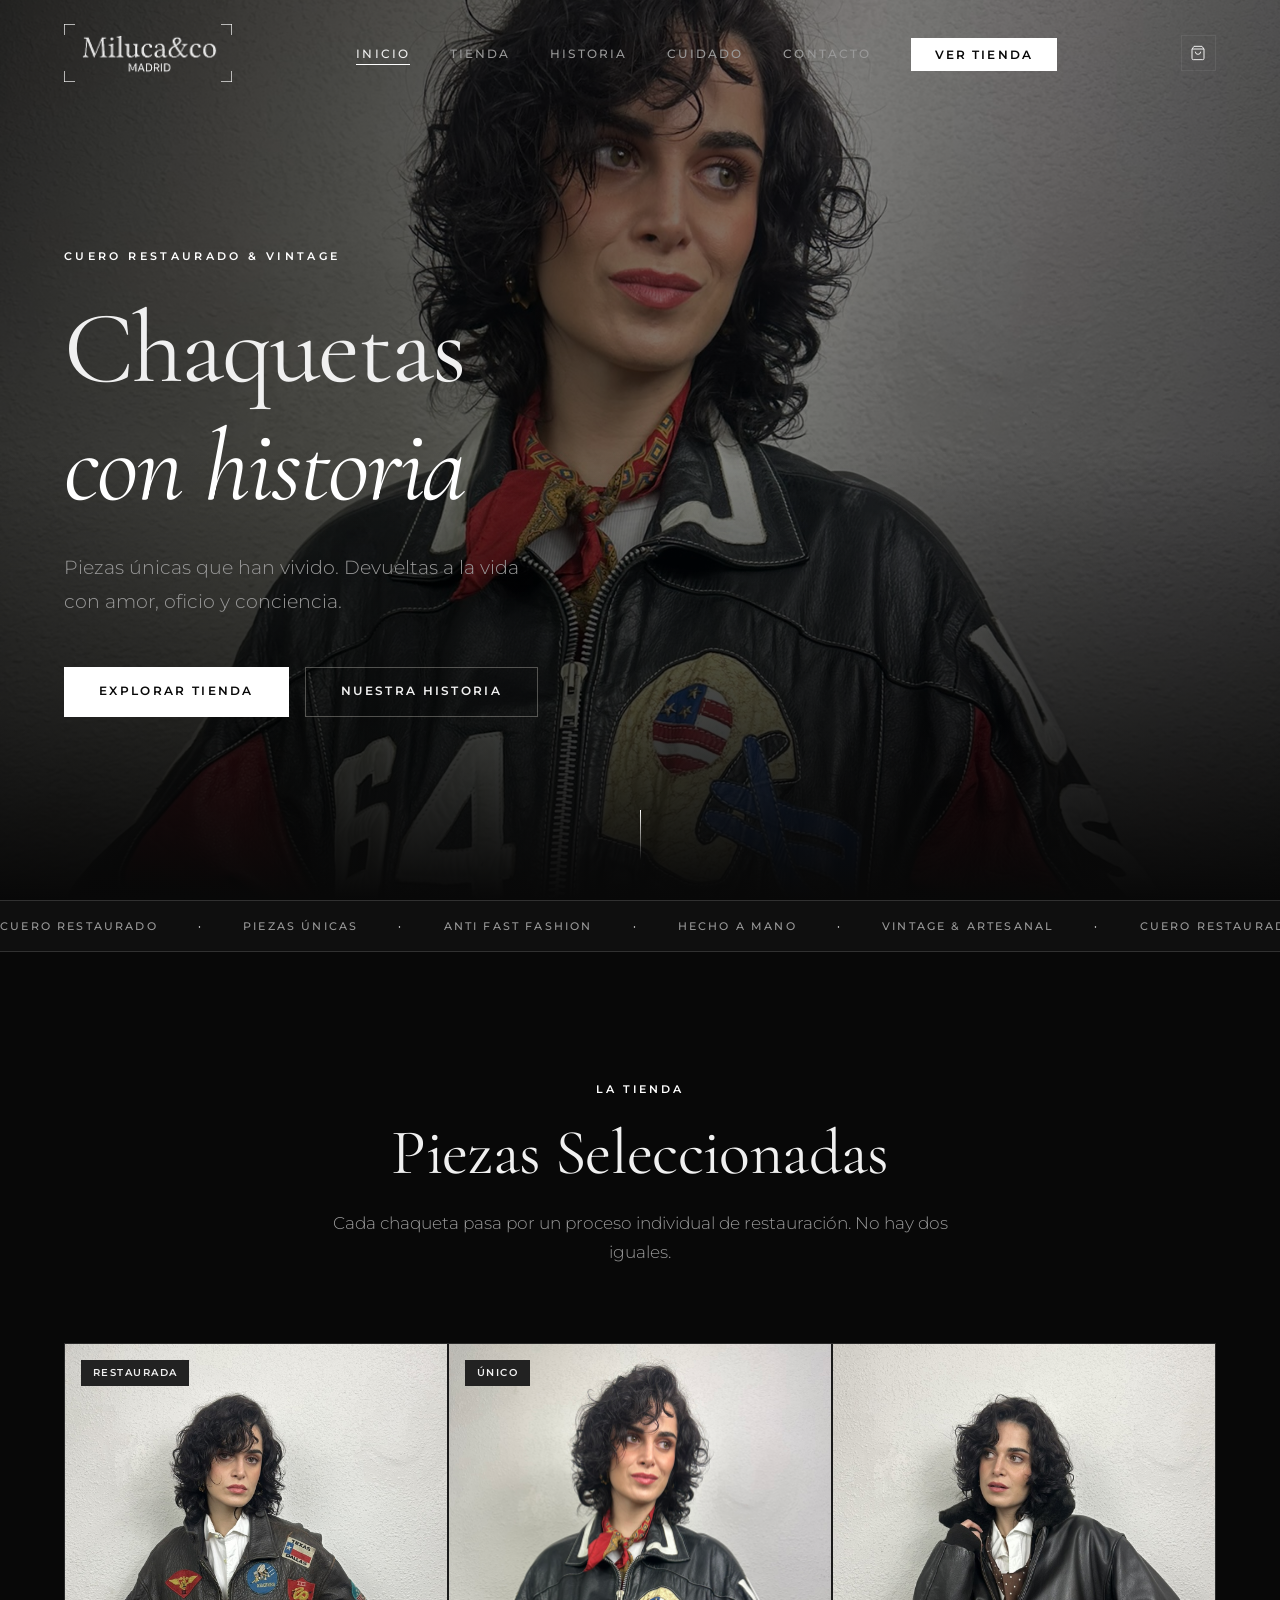
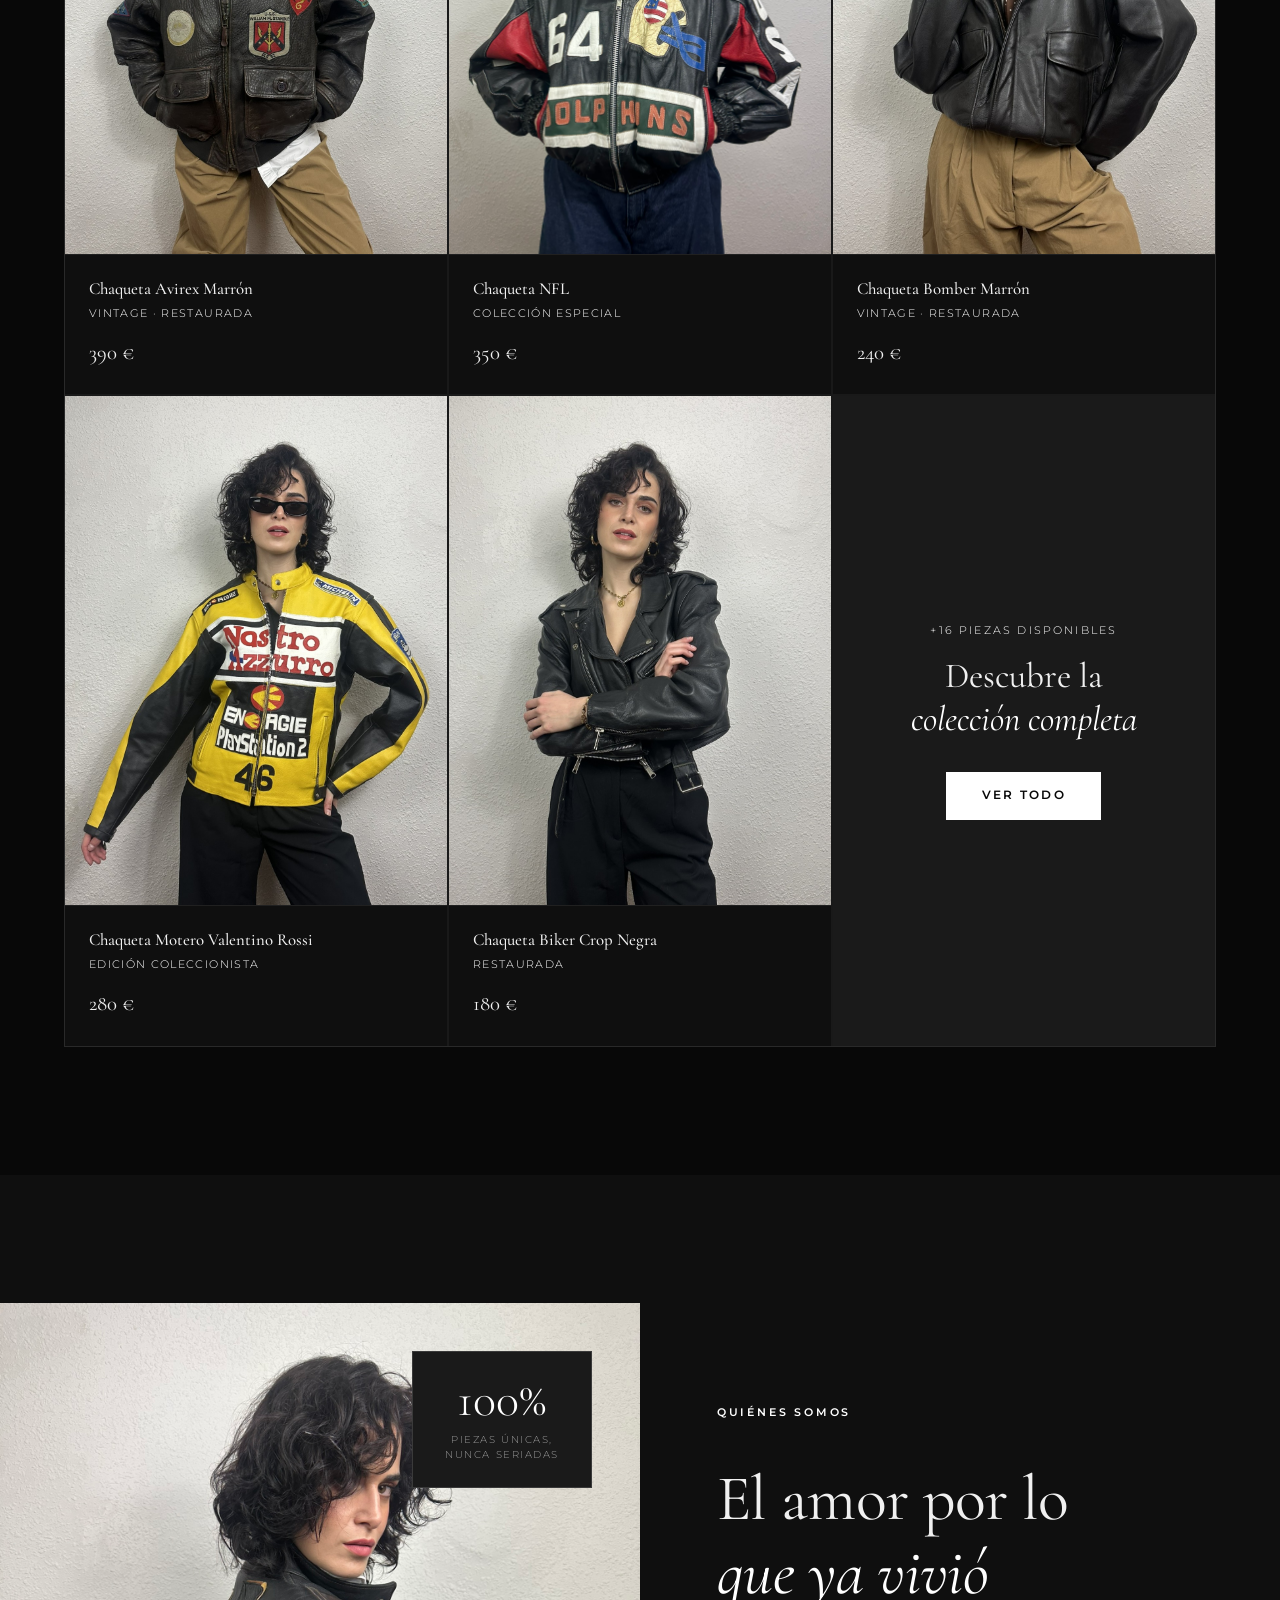
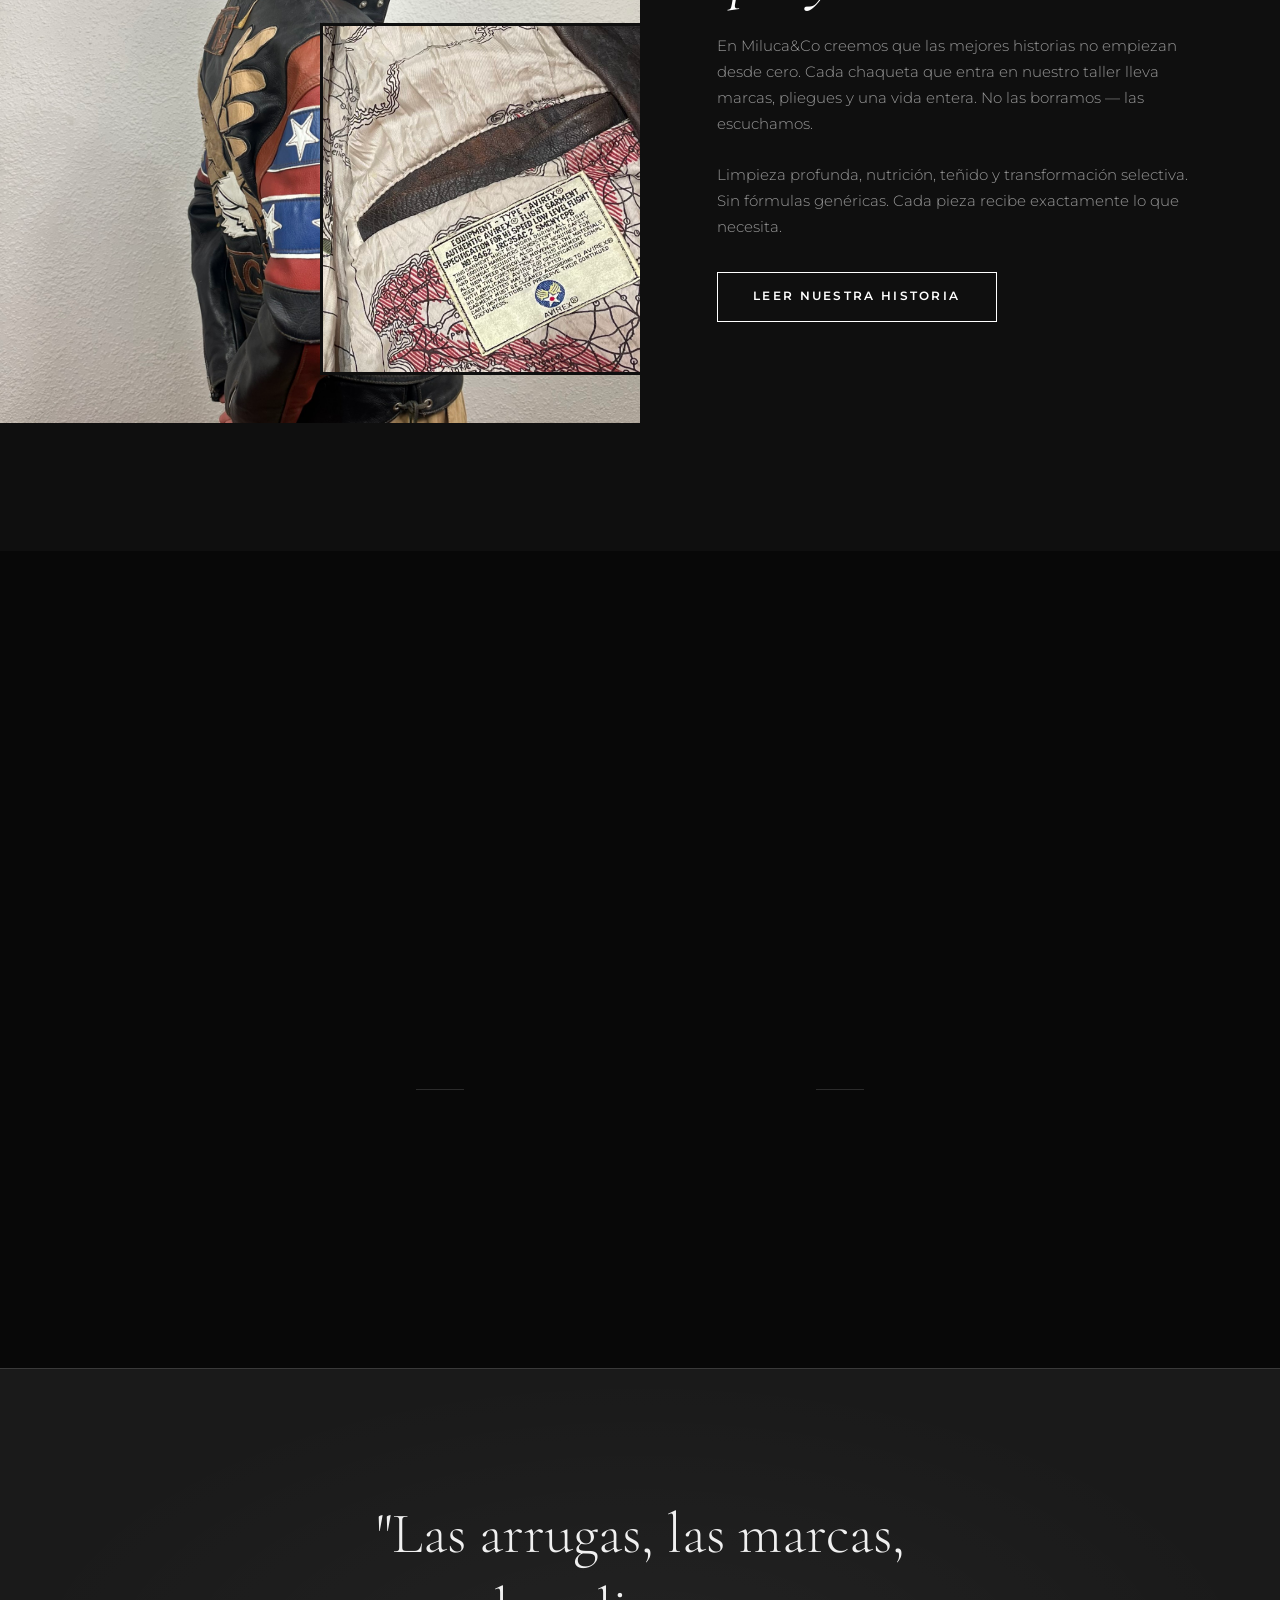
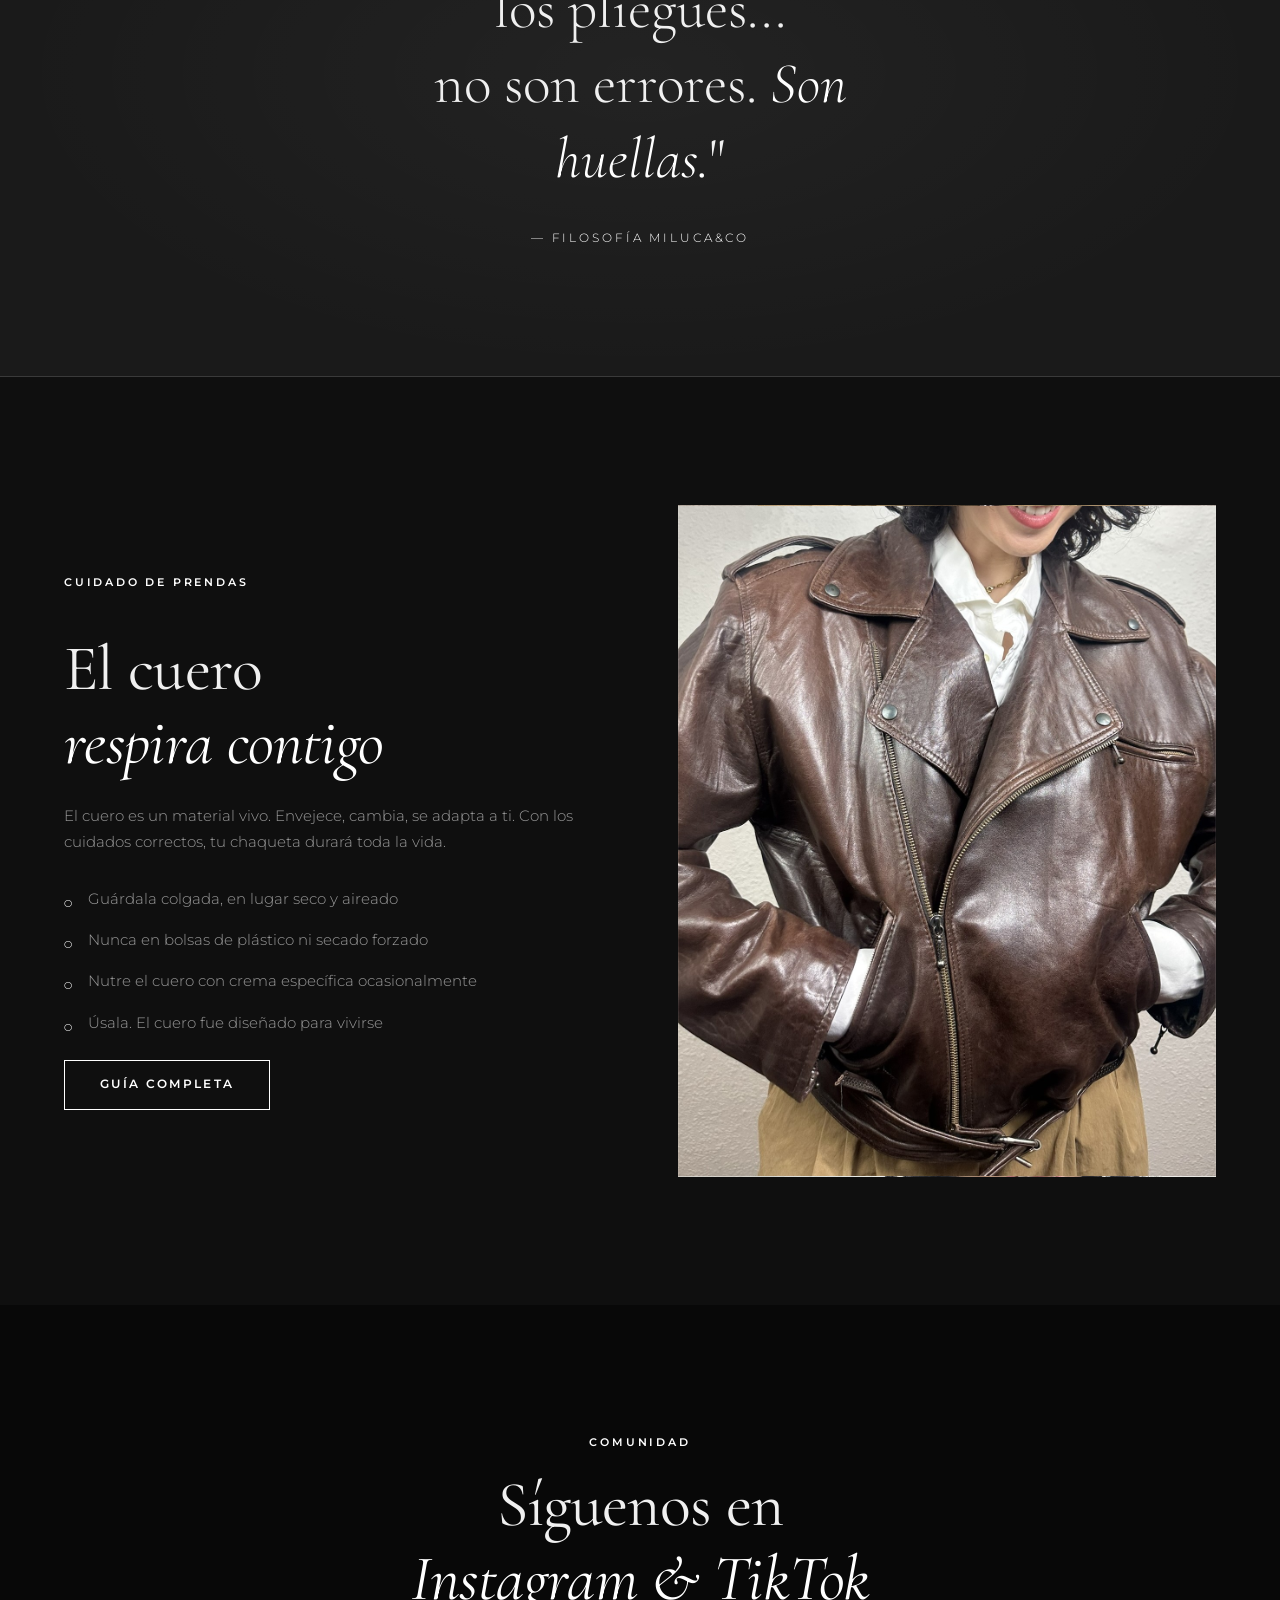
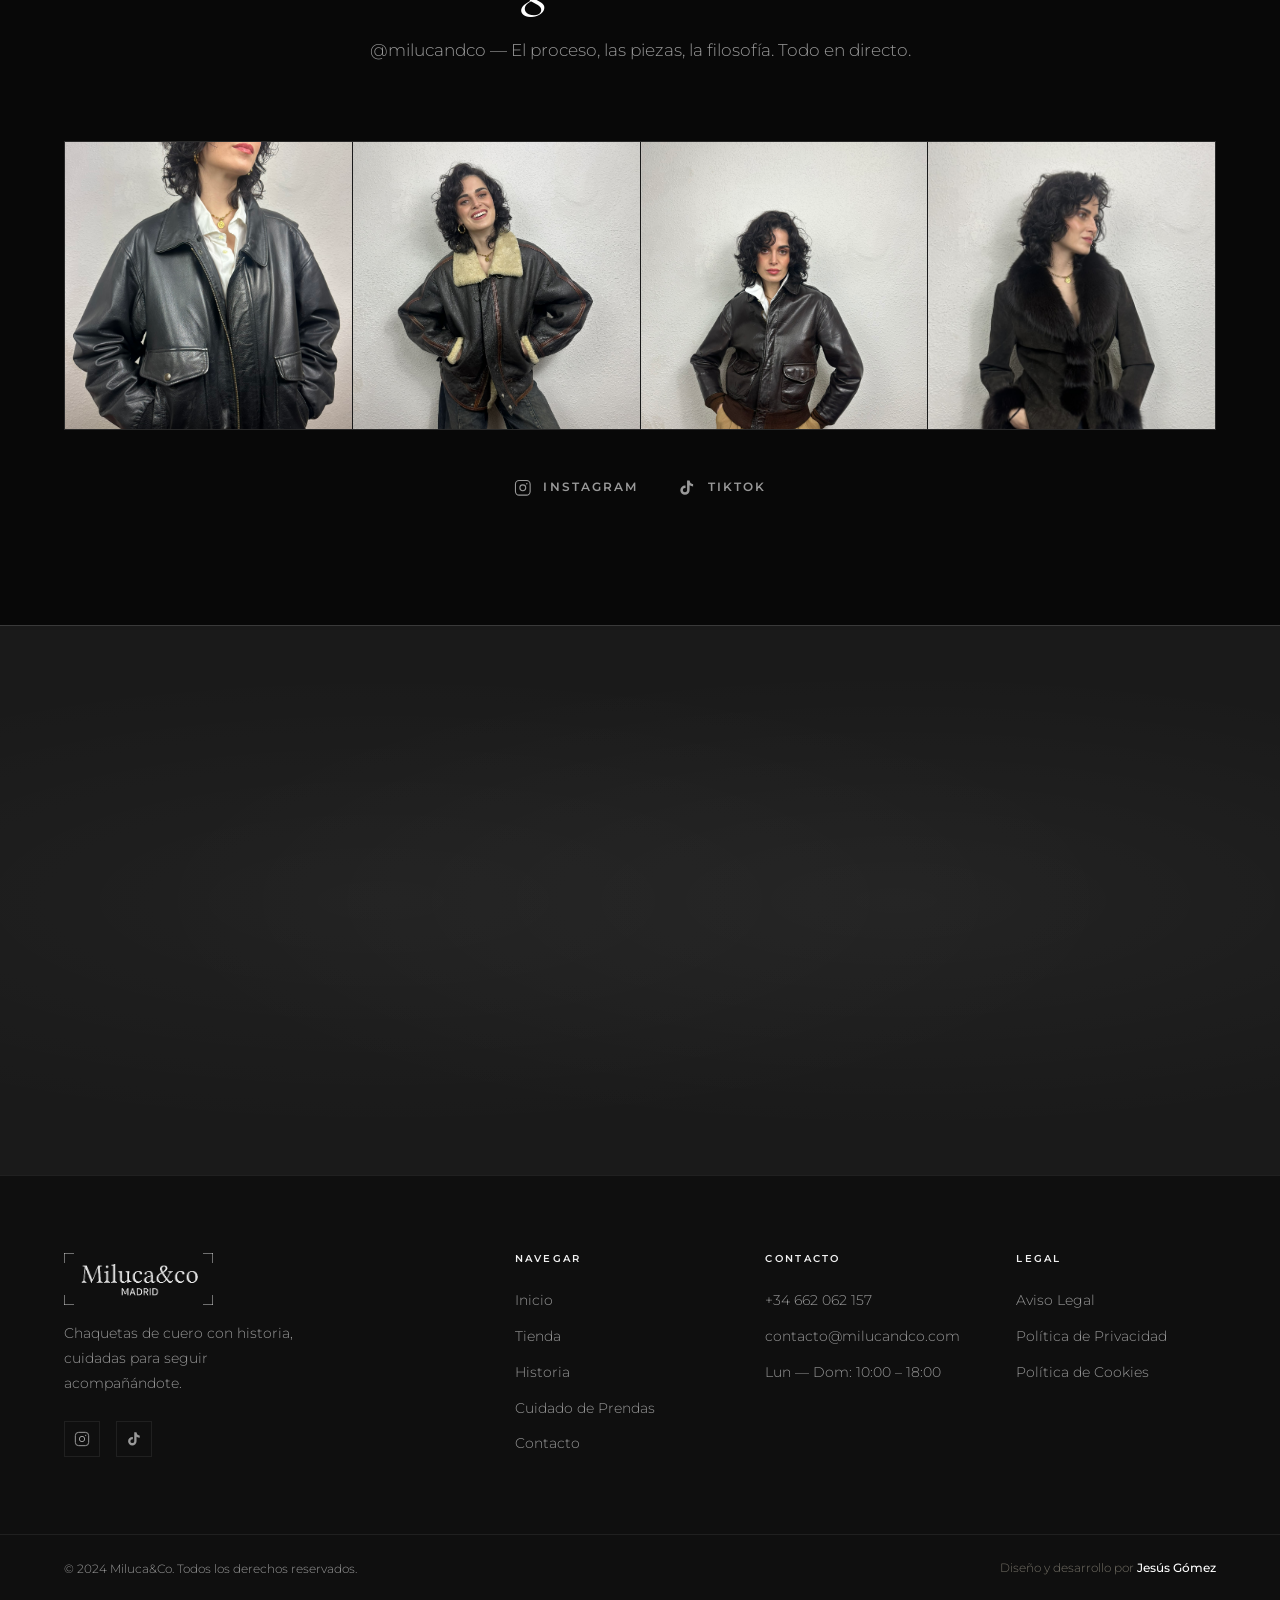
<file: index.html>
<!DOCTYPE html>
<html lang="es">
<head>
  <meta charset="UTF-8" />
  <meta name="viewport" content="width=device-width, initial-scale=1.0" />
  <meta name="description" content="Miluca&Co — Chaquetas de cuero restauradas y vintage. Piezas únicas con historia, devueltas a la vida con amor y oficio." />
  <title>Miluca&Co — Cuero con Historia</title>

  <!-- Fonts -->
  <link rel="preconnect" href="https://fonts.googleapis.com" />
  <link rel="preconnect" href="https://fonts.gstatic.com" crossorigin />
  <link href="https://fonts.googleapis.com/css2?family=Cormorant+Garamond:ital,wght@0,300;0,400;0,500;0,600;1,300;1,400;1,500&family=Montserrat:wght@300;400;500;600&display=swap" rel="stylesheet" />

  <link rel="stylesheet" href="css/style.css" />
</head>
<body>

  <!-- ─── NAV ─────────────────────────────────────────── -->
  <header class="site-header" id="site-header">
    <nav class="nav-inner">
      <a href="index.html" class="nav-logo"><img src="images/logo-milucandco-blanco.png" alt="Miluca&amp;Co" /></a>
      <button class="nav-toggle" aria-label="Abrir menú" id="nav-toggle">
        <span></span><span></span><span></span>
      </button>
      <ul class="nav-links" id="nav-links">
        <li><a href="index.html" class="active">Inicio</a></li>
        <li><a href="tienda.html">Tienda</a></li>
        <li><a href="historia.html">Historia</a></li>
        <li><a href="cuidado.html">Cuidado</a></li>
        <li><a href="contacto.html">Contacto</a></li>
        <li><a href="tienda.html" class="nav-cta">Ver Tienda</a></li>
      </ul>
      <button class="nav-cart-btn" id="cart-btn" aria-label="Carrito">
        <svg viewBox="0 0 24 24" fill="none" stroke="currentColor" stroke-width="1.5"><path d="M6 2L3 6v14a2 2 0 002 2h14a2 2 0 002-2V6l-3-4z"/><line x1="3" y1="6" x2="21" y2="6"/><path d="M16 10a4 4 0 01-8 0"/></svg>
        <span class="cart-badge" id="cart-badge">0</span>
      </button>
    </nav>
  </header>

  <!-- ── CART DRAWER ───────────────────────────────────── -->
  <div class="cart-overlay" id="cart-overlay">
    <div class="cart-drawer" role="dialog" aria-label="Carrito de compras">
      <div class="cart-header">
        <h3>Tu Selección</h3>
        <div class="cart-header-right">
          <span class="cart-count-label" id="cart-count-label">0 piezas</span>
          <button class="cart-close" id="cart-close" aria-label="Cerrar carrito">
            <svg viewBox="0 0 24 24" fill="none" stroke="currentColor" stroke-width="1.5"><path d="M18 6L6 18M6 6l12 12"/></svg>
          </button>
        </div>
      </div>
      <div class="cart-items" id="cart-items">
        <div class="cart-empty" id="cart-empty">
          <svg viewBox="0 0 24 24" fill="none" stroke="currentColor" stroke-width="1"><path d="M6 2L3 6v14a2 2 0 002 2h14a2 2 0 002-2V6l-3-4z"/><line x1="3" y1="6" x2="21" y2="6"/><path d="M16 10a4 4 0 01-8 0"/></svg>
          <p>Tu carrito está vacío.</p>
          <a href="tienda.html" class="btn btn-outline" style="font-size:0.65rem;padding:0.6rem 1.25rem">Ver la Tienda</a>
        </div>
      </div>
      <div class="cart-footer" id="cart-footer" style="display:none">
        <div class="cart-total-row">
          <span class="cart-total-label">Total</span>
          <span class="cart-total-amount" id="cart-total">0 €</span>
        </div>
        <a id="cart-whatsapp" href="#" target="_blank" rel="noopener" class="btn btn-primary">
          <svg viewBox="0 0 24 24" fill="currentColor" width="15" height="15"><path d="M17.472 14.382c-.297-.149-1.758-.867-2.03-.967-.273-.099-.471-.148-.67.15-.197.297-.767.966-.94 1.164-.173.199-.347.223-.644.075-.297-.15-1.255-.463-2.39-1.475-.883-.788-1.48-1.761-1.653-2.059-.173-.297-.018-.458.13-.606.134-.133.298-.347.446-.52.149-.174.198-.298.298-.497.099-.198.05-.371-.025-.52-.075-.149-.669-1.612-.916-2.207-.242-.579-.487-.5-.669-.51-.173-.008-.371-.01-.57-.01-.198 0-.52.074-.792.372-.272.297-1.04 1.016-1.04 2.479 0 1.462 1.065 2.875 1.213 3.074.149.198 2.096 3.2 5.077 4.487.709.306 1.262.489 1.694.625.712.227 1.36.195 1.871.118.571-.085 1.758-.719 2.006-1.413.248-.694.248-1.289.173-1.413-.074-.124-.272-.198-.57-.347z"/><path d="M12 0C5.373 0 0 5.373 0 12c0 2.123.555 4.116 1.528 5.845L.057 23.428a.5.5 0 00.515.572l5.701-1.494A11.95 11.95 0 0012 24c6.627 0 12-5.373 12-12S18.627 0 12 0zm0 22c-1.892 0-3.665-.519-5.18-1.424l-.37-.22-3.83 1.004 1.022-3.735-.242-.385A9.953 9.953 0 012 12C2 6.477 6.477 2 12 2s10 4.477 10 10-4.477 10-10 10z"/></svg>
          Pedir por WhatsApp
        </a>
        <a href="contacto.html" class="btn btn-outline">Consultar por Email</a>
        <p class="cart-note">Cada pieza es única · Confirmamos disponibilidad antes de procesar el pago</p>
      </div>
    </div>
  </div>

  <!-- ─── HERO ─────────────────────────────────────────── -->
  <section class="hero">
    <div class="hero-bg">
      <div class="hero-overlay"></div>
    </div>
    <div class="hero-content">
      <p class="hero-eyebrow reveal">Cuero Restaurado &amp; Vintage</p>
      <h1 class="hero-title reveal">
        Chaquetas<br />
        <em>con historia</em>
      </h1>
      <p class="hero-subtitle reveal">
        Piezas únicas que han vivido. Devueltas a la vida<br />
        con amor, oficio y conciencia.
      </p>
      <div class="hero-actions reveal">
        <a href="tienda.html" class="btn btn-primary">Explorar Tienda</a>
        <a href="historia.html" class="btn btn-ghost">Nuestra Historia</a>
      </div>
    </div>
    <div class="hero-scroll-hint">
      <div class="scroll-line"></div>
    </div>
  </section>

  <!-- ─── MARQUEE STRIP ────────────────────────────────── -->
  <div class="marquee-strip">
    <div class="marquee-track">
      <span>Cuero Restaurado</span>
      <span class="dot">·</span>
      <span>Piezas Únicas</span>
      <span class="dot">·</span>
      <span>Anti Fast Fashion</span>
      <span class="dot">·</span>
      <span>Hecho a Mano</span>
      <span class="dot">·</span>
      <span>Vintage &amp; Artesanal</span>
      <span class="dot">·</span>
      <span>Cuero Restaurado</span>
      <span class="dot">·</span>
      <span>Piezas Únicas</span>
      <span class="dot">·</span>
      <span>Anti Fast Fashion</span>
      <span class="dot">·</span>
      <span>Hecho a Mano</span>
      <span class="dot">·</span>
      <span>Vintage &amp; Artesanal</span>
      <span class="dot">·</span>
    </div>
  </div>

  <!-- ─── FEATURED PRODUCTS ─────────────────────────────── -->
  <section class="section products-section" id="productos">
    <div class="container">
      <div class="section-header reveal">
        <p class="section-eyebrow">La Tienda</p>
        <h2 class="section-title">Piezas Seleccionadas</h2>
        <p class="section-desc">Cada chaqueta pasa por un proceso individual de restauración. No hay dos iguales.</p>
      </div>

      <div class="products-grid">

        <div class="product-card reveal">
          <div class="product-img-wrap">
            <div class="product-img product-img--1"></div>
            <div class="product-overlay">
              <a href="tienda.html" class="product-btn">Ver Pieza</a>
            </div>
            <span class="product-badge">Restaurada</span>
          </div>
          <div class="product-info">
            <h3>Chaqueta Avirex Marrón</h3>
            <p class="product-type">Vintage · Restaurada</p>
            <p class="product-price">390 €</p>
          </div>
        </div>

        <div class="product-card reveal">
          <div class="product-img-wrap">
            <div class="product-img product-img--2"></div>
            <div class="product-overlay">
              <a href="tienda.html" class="product-btn">Ver Pieza</a>
            </div>
            <span class="product-badge">Único</span>
          </div>
          <div class="product-info">
            <h3>Chaqueta NFL</h3>
            <p class="product-type">Colección Especial</p>
            <p class="product-price">350 €</p>
          </div>
        </div>

        <div class="product-card reveal">
          <div class="product-img-wrap">
            <div class="product-img product-img--3"></div>
            <div class="product-overlay">
              <a href="tienda.html" class="product-btn">Ver Pieza</a>
            </div>
          </div>
          <div class="product-info">
            <h3>Chaqueta Bomber Marrón</h3>
            <p class="product-type">Vintage · Restaurada</p>
            <p class="product-price">240 €</p>
          </div>
        </div>

        <div class="product-card reveal">
          <div class="product-img-wrap">
            <div class="product-img product-img--4"></div>
            <div class="product-overlay">
              <a href="tienda.html" class="product-btn">Ver Pieza</a>
            </div>
          </div>
          <div class="product-info">
            <h3>Chaqueta Motero Valentino Rossi</h3>
            <p class="product-type">Edición Coleccionista</p>
            <p class="product-price">280 €</p>
          </div>
        </div>

        <div class="product-card reveal">
          <div class="product-img-wrap">
            <div class="product-img product-img--5"></div>
            <div class="product-overlay">
              <a href="tienda.html" class="product-btn">Ver Pieza</a>
            </div>
          </div>
          <div class="product-info">
            <h3>Chaqueta Biker Crop Negra</h3>
            <p class="product-type">Restaurada</p>
            <p class="product-price">180 €</p>
          </div>
        </div>

        <div class="product-card reveal product-card--cta">
          <div class="product-card-cta-inner">
            <p>+16 piezas disponibles</p>
            <h3>Descubre la<br /><em>colección completa</em></h3>
            <a href="tienda.html" class="btn btn-primary">Ver Todo</a>
          </div>
        </div>

      </div>
    </div>
  </section>

  <!-- ─── STORY SPLIT ───────────────────────────────────── -->
  <section class="section story-section">
    <div class="story-grid">
      <div class="story-visual reveal">
        <div class="story-img-main"></div>
        <div class="story-img-secondary"></div>
        <div class="story-stat reveal">
          <span class="stat-number">100%</span>
          <span class="stat-label">Piezas únicas,<br />nunca seriadas</span>
        </div>
      </div>
      <div class="story-text reveal">
        <p class="section-eyebrow">Quiénes Somos</p>
        <h2 class="section-title">El amor por lo<br /><em>que ya vivió</em></h2>
        <p>
          En Miluca&amp;Co creemos que las mejores historias no empiezan desde cero.
          Cada chaqueta que entra en nuestro taller lleva marcas, pliegues y una vida
          entera. No las borramos — las escuchamos.
        </p>
        <p>
          Limpieza profunda, nutrición, teñido y transformación selectiva.
          Sin fórmulas genéricas. Cada pieza recibe exactamente lo que necesita.
        </p>
        <a href="historia.html" class="btn btn-outline">Leer Nuestra Historia</a>
      </div>
    </div>
  </section>

  <!-- ─── PROCESS ──────────────────────────────────────── -->
  <section class="section process-section">
    <div class="container">
      <div class="section-header reveal">
        <p class="section-eyebrow">El Proceso</p>
        <h2 class="section-title">De olvidada<br /><em>a inmortal</em></h2>
      </div>
      <div class="process-steps">
        <div class="process-step reveal">
          <div class="step-number">01</div>
          <h3>Selección</h3>
          <p>Buscamos piezas con potencial y carácter. Chaquetas que merecen una segunda oportunidad.</p>
        </div>
        <div class="process-connector"></div>
        <div class="process-step reveal">
          <div class="step-number">02</div>
          <h3>Restauración</h3>
          <p>Limpieza profunda, hidratación, reparación y teñido. Proceso manual, individual, sin prisas.</p>
        </div>
        <div class="process-connector"></div>
        <div class="process-step reveal">
          <div class="step-number">03</div>
          <h3>Nueva Vida</h3>
          <p>Cada pieza sale lista para acompañarte. Única, auténtica, con su historia y la tuya por escribir.</p>
        </div>
      </div>
    </div>
  </section>

  <!-- ─── PHILOSOPHY BANNER ─────────────────────────────── -->
  <section class="philosophy-banner">
    <div class="philosophy-inner reveal">
      <blockquote>
        "Las arrugas, las marcas, los pliegues...<br />
        no son errores. <em>Son huellas.</em>"
      </blockquote>
      <p class="philosophy-sub">— Filosofía Miluca&amp;Co</p>
    </div>
  </section>

  <!-- ─── CARE PREVIEW ──────────────────────────────────── -->
  <section class="section care-section">
    <div class="container">
      <div class="care-grid">
        <div class="care-text reveal">
          <p class="section-eyebrow">Cuidado de Prendas</p>
          <h2 class="section-title">El cuero<br /><em>respira contigo</em></h2>
          <p>
            El cuero es un material vivo. Envejece, cambia, se adapta a ti.
            Con los cuidados correctos, tu chaqueta durará toda la vida.
          </p>
          <ul class="care-tips">
            <li>
              <span class="care-icon">○</span>
              <span>Guárdala colgada, en lugar seco y aireado</span>
            </li>
            <li>
              <span class="care-icon">○</span>
              <span>Nunca en bolsas de plástico ni secado forzado</span>
            </li>
            <li>
              <span class="care-icon">○</span>
              <span>Nutre el cuero con crema específica ocasionalmente</span>
            </li>
            <li>
              <span class="care-icon">○</span>
              <span>Úsala. El cuero fue diseñado para vivirse</span>
            </li>
          </ul>
          <a href="cuidado.html" class="btn btn-outline">Guía Completa</a>
        </div>
        <div class="care-visual reveal">
          <div class="care-img"></div>
        </div>
      </div>
    </div>
  </section>

  <!-- ─── SOCIAL PROOF ──────────────────────────────────── -->
  <section class="section social-section">
    <div class="container">
      <div class="section-header reveal">
        <p class="section-eyebrow">Comunidad</p>
        <h2 class="section-title">Síguenos en<br /><em>Instagram &amp; TikTok</em></h2>
        <p class="section-desc">@milucandco — El proceso, las piezas, la filosofía. Todo en directo.</p>
      </div>
      <div class="social-grid reveal">
        <div class="social-placeholder social-placeholder--1">
          <div class="social-overlay"><span>@milucandco</span></div>
        </div>
        <div class="social-placeholder social-placeholder--2">
          <div class="social-overlay"><span>@milucandco</span></div>
        </div>
        <div class="social-placeholder social-placeholder--3">
          <div class="social-overlay"><span>@milucandco</span></div>
        </div>
        <div class="social-placeholder social-placeholder--4">
          <div class="social-overlay"><span>@milucandco</span></div>
        </div>
      </div>
      <div class="social-links reveal">
        <a href="https://instagram.com/milucandco" target="_blank" rel="noopener" class="social-link">
          <svg viewBox="0 0 24 24" fill="none" stroke="currentColor" stroke-width="1.5"><rect x="2" y="2" width="20" height="20" rx="5"/><circle cx="12" cy="12" r="4"/><circle cx="17.5" cy="6.5" r="1" fill="currentColor" stroke="none"/></svg>
          Instagram
        </a>
        <a href="https://tiktok.com/@milucandco" target="_blank" rel="noopener" class="social-link">
          <svg viewBox="0 0 24 24" fill="currentColor"><path d="M19.59 6.69a4.83 4.83 0 01-3.77-4.25V2h-3.45v13.67a2.89 2.89 0 01-2.88 2.5 2.89 2.89 0 01-2.89-2.89 2.89 2.89 0 012.89-2.89c.28 0 .54.04.79.1V9.01a6.33 6.33 0 00-.79-.05 6.34 6.34 0 00-6.34 6.34 6.34 6.34 0 006.34 6.34 6.34 6.34 0 006.33-6.34V8.69a8.17 8.17 0 004.78 1.52V6.76a4.85 4.85 0 01-1.01-.07z"/></svg>
          TikTok
        </a>
      </div>
    </div>
  </section>

  <!-- ─── CTA BANNER ────────────────────────────────────── -->
  <section class="cta-banner">
    <div class="cta-inner reveal">
      <h2>¿Lista para encontrar<br /><em>tu pieza?</em></h2>
      <p>Cada chaqueta es única. No habrá otra igual.</p>
      <a href="tienda.html" class="btn btn-primary btn-lg">Ir a la Tienda</a>
    </div>
  </section>

  <!-- ─── FOOTER ────────────────────────────────────────── -->
  <footer class="site-footer">
    <div class="footer-inner">
      <div class="footer-brand">
        <a href="index.html" class="footer-logo"><img src="images/logo-milucandco-blanco.png" alt="Miluca&amp;Co" /></a>
        <p>Chaquetas de cuero con historia,<br />cuidadas para seguir acompañándote.</p>
        <div class="footer-social">
          <a href="https://instagram.com/milucandco" target="_blank" rel="noopener" aria-label="Instagram">
            <svg viewBox="0 0 24 24" fill="none" stroke="currentColor" stroke-width="1.5"><rect x="2" y="2" width="20" height="20" rx="5"/><circle cx="12" cy="12" r="4"/><circle cx="17.5" cy="6.5" r="1" fill="currentColor" stroke="none"/></svg>
          </a>
          <a href="https://tiktok.com/@milucandco" target="_blank" rel="noopener" aria-label="TikTok">
            <svg viewBox="0 0 24 24" fill="currentColor"><path d="M19.59 6.69a4.83 4.83 0 01-3.77-4.25V2h-3.45v13.67a2.89 2.89 0 01-2.88 2.5 2.89 2.89 0 01-2.89-2.89 2.89 2.89 0 012.89-2.89c.28 0 .54.04.79.1V9.01a6.33 6.33 0 00-.79-.05 6.34 6.34 0 00-6.34 6.34 6.34 6.34 0 006.34 6.34 6.34 6.34 0 006.33-6.34V8.69a8.17 8.17 0 004.78 1.52V6.76a4.85 4.85 0 01-1.01-.07z"/></svg>
          </a>
        </div>
      </div>
      <div class="footer-nav">
        <h4>Navegar</h4>
        <ul>
          <li><a href="index.html">Inicio</a></li>
          <li><a href="tienda.html">Tienda</a></li>
          <li><a href="historia.html">Historia</a></li>
          <li><a href="cuidado.html">Cuidado de Prendas</a></li>
          <li><a href="contacto.html">Contacto</a></li>
        </ul>
      </div>
      <div class="footer-contact">
        <h4>Contacto</h4>
        <ul>
          <li><a href="tel:+34662062157">+34 662 062 157</a></li>
          <li><a href="mailto:contacto@milucandco.com">contacto@milucandco.com</a></li>
          <li>Lun — Dom: 10:00 – 18:00</li>
        </ul>
      </div>
      <div class="footer-legal">
        <h4>Legal</h4>
        <ul>
          <li><a href="#">Aviso Legal</a></li>
          <li><a href="#">Política de Privacidad</a></li>
          <li><a href="#">Política de Cookies</a></li>
        </ul>
      </div>
    </div>
    <div class="footer-bottom">
      <p>© 2024 Miluca&amp;Co. Todos los derechos reservados.</p>
      <p class="footer-credit">Diseño y desarrollo por <a href="https://portfolio-jesusgomez.vercel.app/" target="_blank" rel="noopener">Jesús Gómez</a></p>
    </div>
  </footer>

  <script src="js/main.js"></script>
</body>
</html>
</file>
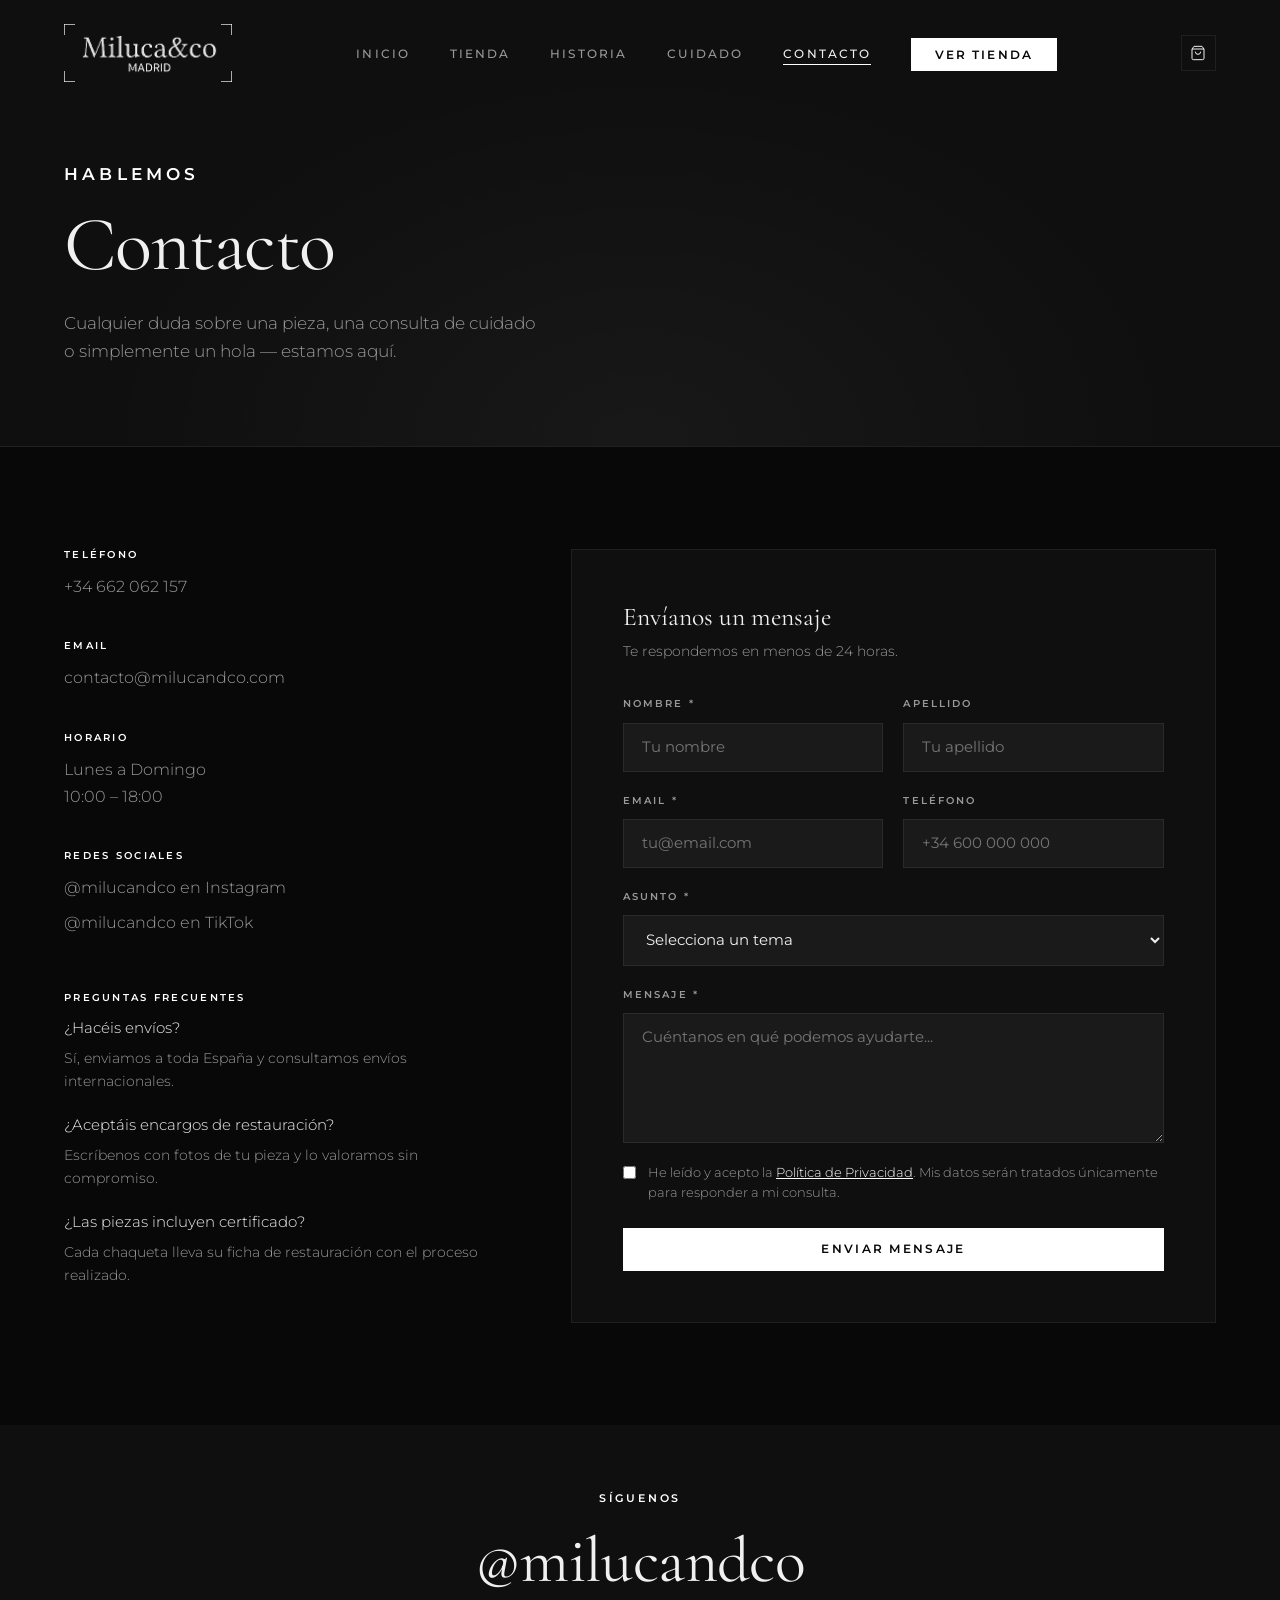
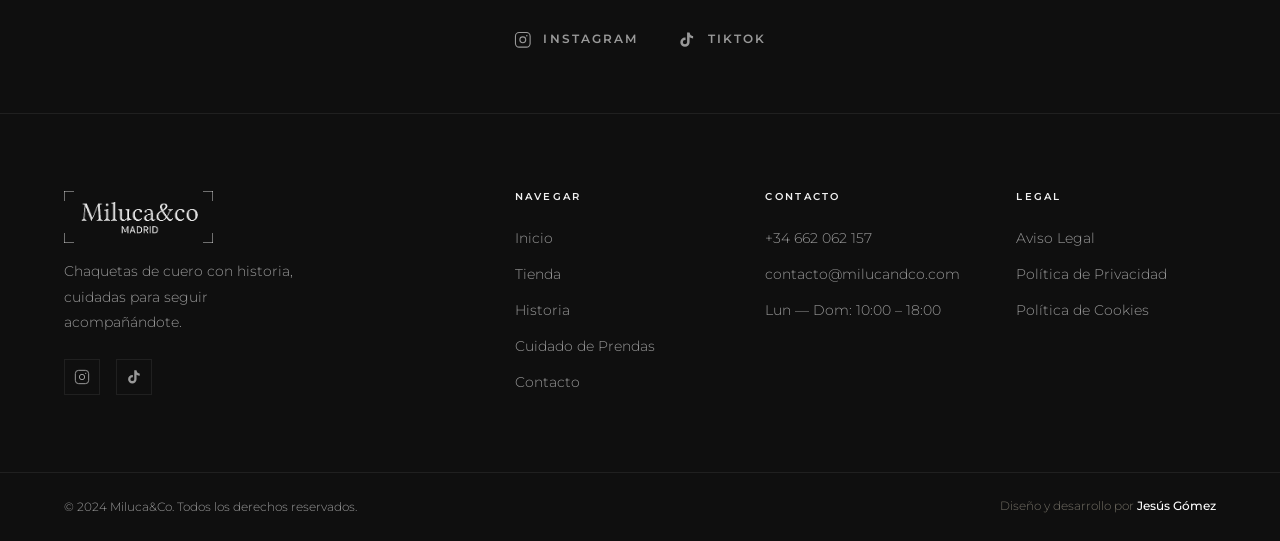
<file: contacto.html>
<!DOCTYPE html>
<html lang="es">
<head>
  <meta charset="UTF-8" />
  <meta name="viewport" content="width=device-width, initial-scale=1.0" />
  <meta name="description" content="Contacta con Miluca&Co — +34 662 062 157 · contacto@milucandco.com · Lun-Dom 10:00-18:00" />
  <title>Contacto — Miluca&Co</title>
  <link rel="preconnect" href="https://fonts.googleapis.com" />
  <link rel="preconnect" href="https://fonts.gstatic.com" crossorigin />
  <link href="https://fonts.googleapis.com/css2?family=Cormorant+Garamond:ital,wght@0,300;0,400;0,500;0,600;1,300;1,400;1,500&family=Montserrat:wght@300;400;500;600&display=swap" rel="stylesheet" />
  <link rel="stylesheet" href="css/style.css" />
</head>
<body>

  <header class="site-header scrolled" id="site-header">
    <nav class="nav-inner">
      <a href="index.html" class="nav-logo"><img src="images/logo-milucandco-blanco.png" alt="Miluca&amp;Co" /></a>
      <button class="nav-toggle" aria-label="Abrir menú" id="nav-toggle">
        <span></span><span></span><span></span>
      </button>
      <ul class="nav-links" id="nav-links">
        <li><a href="index.html">Inicio</a></li>
        <li><a href="tienda.html">Tienda</a></li>
        <li><a href="historia.html">Historia</a></li>
        <li><a href="cuidado.html">Cuidado</a></li>
        <li><a href="contacto.html" class="active">Contacto</a></li>
        <li><a href="tienda.html" class="nav-cta">Ver Tienda</a></li>
      </ul>
      <button class="nav-cart-btn" id="cart-btn" aria-label="Carrito">
        <svg viewBox="0 0 24 24" fill="none" stroke="currentColor" stroke-width="1.5"><path d="M6 2L3 6v14a2 2 0 002 2h14a2 2 0 002-2V6l-3-4z"/><line x1="3" y1="6" x2="21" y2="6"/><path d="M16 10a4 4 0 01-8 0"/></svg>
        <span class="cart-badge" id="cart-badge">0</span>
      </button>
    </nav>
  </header>

  <!-- CART DRAWER -->
  <div class="cart-overlay" id="cart-overlay">
    <div class="cart-drawer" role="dialog" aria-label="Carrito de compras">
      <div class="cart-header">
        <h3>Tu Seleccion</h3>
        <div class="cart-header-right">
          <span class="cart-count-label" id="cart-count-label">0 piezas</span>
          <button class="cart-close" id="cart-close" aria-label="Cerrar carrito">
            <svg viewBox="0 0 24 24" fill="none" stroke="currentColor" stroke-width="1.5"><path d="M18 6L6 18M6 6l12 12"/></svg>
          </button>
        </div>
      </div>
      <div class="cart-items" id="cart-items">
        <div class="cart-empty" id="cart-empty">
          <svg viewBox="0 0 24 24" fill="none" stroke="currentColor" stroke-width="1"><path d="M6 2L3 6v14a2 2 0 002 2h14a2 2 0 002-2V6l-3-4z"/><line x1="3" y1="6" x2="21" y2="6"/><path d="M16 10a4 4 0 01-8 0"/></svg>
          <p>Tu carrito esta vacio.</p>
          <a href="tienda.html" class="btn btn-outline" style="font-size:0.65rem;padding:0.6rem 1.25rem">Ver la Tienda</a>
        </div>
      </div>
      <div class="cart-footer" id="cart-footer" style="display:none">
        <div class="cart-total-row">
          <span class="cart-total-label">Total</span>
          <span class="cart-total-amount" id="cart-total">0 EUR</span>
        </div>
        <a id="cart-whatsapp" href="#" target="_blank" rel="noopener" class="btn btn-primary">Pedir por WhatsApp</a>
        <a href="contacto.html" class="btn btn-outline">Consultar por Email</a>
        <p class="cart-note">Cada pieza es unica - Confirmamos disponibilidad antes de procesar el pago</p>
      </div>
    </div>
  </div>

  <!-- PAGE HEADER -->
  <section class="page-header">
    <div class="container">
      <p class="section-eyebrow reveal">Hablemos</p>
      <h1 class="reveal">Contacto</h1>
      <p class="reveal">Cualquier duda sobre una pieza, una consulta de cuidado<br />o simplemente un hola — estamos aquí.</p>
    </div>
  </section>

  <!-- CONTACT CONTENT -->
  <section class="contact-content">
    <div class="container">
      <div class="contact-grid">

        <!-- INFO -->
        <div class="contact-info">
          <div class="contact-item reveal">
            <h4>Teléfono</h4>
            <a href="tel:+34662062157">+34 662 062 157</a>
          </div>
          <div class="contact-item reveal">
            <h4>Email</h4>
            <a href="mailto:contacto@milucandco.com">contacto@milucandco.com</a>
          </div>
          <div class="contact-item reveal">
            <h4>Horario</h4>
            <p>Lunes a Domingo</p>
            <p>10:00 – 18:00</p>
          </div>
          <div class="contact-item reveal">
            <h4>Redes Sociales</h4>
            <a href="https://instagram.com/milucandco" target="_blank" rel="noopener">@milucandco en Instagram</a>
            <a href="https://tiktok.com/@milucandco" target="_blank" rel="noopener" style="margin-top:0.5rem">@milucandco en TikTok</a>
          </div>

          <!-- FAQ Mini -->
          <div class="contact-item reveal" style="margin-top:1rem">
            <h4>Preguntas Frecuentes</h4>
            <div style="display:flex;flex-direction:column;gap:1.25rem;margin-top:0.75rem">
              <div>
                <p style="color:var(--cream);font-size:0.92rem;margin-bottom:0.35rem">¿Hacéis envíos?</p>
                <p style="font-size:0.85rem">Sí, enviamos a toda España y consultamos envíos internacionales.</p>
              </div>
              <div>
                <p style="color:var(--cream);font-size:0.92rem;margin-bottom:0.35rem">¿Aceptáis encargos de restauración?</p>
                <p style="font-size:0.85rem">Escríbenos con fotos de tu pieza y lo valoramos sin compromiso.</p>
              </div>
              <div>
                <p style="color:var(--cream);font-size:0.92rem;margin-bottom:0.35rem">¿Las piezas incluyen certificado?</p>
                <p style="font-size:0.85rem">Cada chaqueta lleva su ficha de restauración con el proceso realizado.</p>
              </div>
            </div>
          </div>
        </div>

        <!-- FORM -->
        <div class="contact-form reveal">
          <h3 style="font-size:1.6rem;margin-bottom:0.5rem;color:var(--cream)">Envíanos un mensaje</h3>
          <p style="margin-bottom:2rem;font-size:0.9rem">Te respondemos en menos de 24 horas.</p>

          <form id="contact-form" novalidate>
            <div class="form-row">
              <div class="form-group">
                <label for="nombre">Nombre *</label>
                <input type="text" id="nombre" name="nombre" placeholder="Tu nombre" required />
              </div>
              <div class="form-group">
                <label for="apellido">Apellido</label>
                <input type="text" id="apellido" name="apellido" placeholder="Tu apellido" />
              </div>
            </div>

            <div class="form-row">
              <div class="form-group">
                <label for="email">Email *</label>
                <input type="email" id="email" name="email" placeholder="tu@email.com" required />
              </div>
              <div class="form-group">
                <label for="telefono">Teléfono</label>
                <input type="tel" id="telefono" name="telefono" placeholder="+34 600 000 000" />
              </div>
            </div>

            <div class="form-group">
              <label for="asunto">Asunto *</label>
              <select id="asunto" name="asunto" required>
                <option value="" disabled selected>Selecciona un tema</option>
                <option value="info-pieza">Información sobre una pieza</option>
                <option value="pedido">Estado de un pedido</option>
                <option value="restauracion">Encargo de restauración</option>
                <option value="cuidado">Consulta de cuidado</option>
                <option value="otro">Otro</option>
              </select>
            </div>

            <div class="form-group">
              <label for="mensaje">Mensaje *</label>
              <textarea id="mensaje" name="mensaje" placeholder="Cuéntanos en qué podemos ayudarte..." required></textarea>
            </div>

            <div class="form-check">
              <input type="checkbox" id="privacidad" name="privacidad" required />
              <label for="privacidad">
                He leído y acepto la
                <a href="#" style="color:var(--gold);text-decoration:underline">Política de Privacidad</a>.
                Mis datos serán tratados únicamente para responder a mi consulta.
              </label>
            </div>

            <button type="submit" class="btn btn-primary" style="width:100%;justify-content:center">
              Enviar Mensaje
            </button>
          </form>
        </div>

      </div>
    </div>
  </section>

  <!-- SOCIAL STRIP -->
  <section class="section" style="background:var(--bg-2);padding-block:4rem">
    <div class="container" style="text-align:center">
      <p class="section-eyebrow reveal">Síguenos</p>
      <h2 class="reveal" style="margin-bottom:2rem">@milucandco</h2>
      <div class="social-links reveal">
        <a href="https://instagram.com/milucandco" target="_blank" rel="noopener" class="social-link">
          <svg viewBox="0 0 24 24" fill="none" stroke="currentColor" stroke-width="1.5"><rect x="2" y="2" width="20" height="20" rx="5"/><circle cx="12" cy="12" r="4"/><circle cx="17.5" cy="6.5" r="1" fill="currentColor" stroke="none"/></svg>
          Instagram
        </a>
        <a href="https://tiktok.com/@milucandco" target="_blank" rel="noopener" class="social-link">
          <svg viewBox="0 0 24 24" fill="currentColor"><path d="M19.59 6.69a4.83 4.83 0 01-3.77-4.25V2h-3.45v13.67a2.89 2.89 0 01-2.88 2.5 2.89 2.89 0 01-2.89-2.89 2.89 2.89 0 012.89-2.89c.28 0 .54.04.79.1V9.01a6.33 6.33 0 00-.79-.05 6.34 6.34 0 00-6.34 6.34 6.34 6.34 0 006.34 6.34 6.34 6.34 0 006.33-6.34V8.69a8.17 8.17 0 004.78 1.52V6.76a4.85 4.85 0 01-1.01-.07z"/></svg>
          TikTok
        </a>
      </div>
    </div>
  </section>

  <!-- FOOTER -->
  <footer class="site-footer">
    <div class="footer-inner">
      <div class="footer-brand">
        <a href="index.html" class="footer-logo"><img src="images/logo-milucandco-blanco.png" alt="Miluca&amp;Co" /></a>
        <p>Chaquetas de cuero con historia,<br />cuidadas para seguir acompañándote.</p>
        <div class="footer-social">
          <a href="https://instagram.com/milucandco" target="_blank" rel="noopener" aria-label="Instagram">
            <svg viewBox="0 0 24 24" fill="none" stroke="currentColor" stroke-width="1.5"><rect x="2" y="2" width="20" height="20" rx="5"/><circle cx="12" cy="12" r="4"/><circle cx="17.5" cy="6.5" r="1" fill="currentColor" stroke="none"/></svg>
          </a>
          <a href="https://tiktok.com/@milucandco" target="_blank" rel="noopener" aria-label="TikTok">
            <svg viewBox="0 0 24 24" fill="currentColor"><path d="M19.59 6.69a4.83 4.83 0 01-3.77-4.25V2h-3.45v13.67a2.89 2.89 0 01-2.88 2.5 2.89 2.89 0 01-2.89-2.89 2.89 2.89 0 012.89-2.89c.28 0 .54.04.79.1V9.01a6.33 6.33 0 00-.79-.05 6.34 6.34 0 00-6.34 6.34 6.34 6.34 0 006.34 6.34 6.34 6.34 0 006.33-6.34V8.69a8.17 8.17 0 004.78 1.52V6.76a4.85 4.85 0 01-1.01-.07z"/></svg>
          </a>
        </div>
      </div>
      <div class="footer-nav">
        <h4>Navegar</h4>
        <ul>
          <li><a href="index.html">Inicio</a></li>
          <li><a href="tienda.html">Tienda</a></li>
          <li><a href="historia.html">Historia</a></li>
          <li><a href="cuidado.html">Cuidado de Prendas</a></li>
          <li><a href="contacto.html">Contacto</a></li>
        </ul>
      </div>
      <div class="footer-contact">
        <h4>Contacto</h4>
        <ul>
          <li><a href="tel:+34662062157">+34 662 062 157</a></li>
          <li><a href="mailto:contacto@milucandco.com">contacto@milucandco.com</a></li>
          <li>Lun — Dom: 10:00 – 18:00</li>
        </ul>
      </div>
      <div class="footer-legal">
        <h4>Legal</h4>
        <ul>
          <li><a href="#">Aviso Legal</a></li>
          <li><a href="#">Política de Privacidad</a></li>
          <li><a href="#">Política de Cookies</a></li>
        </ul>
      </div>
    </div>
    <div class="footer-bottom">
      <p>© 2024 Miluca&amp;Co. Todos los derechos reservados.</p>
      <p class="footer-credit">Diseño y desarrollo por <a href="https://portfolio-jesusgomez.vercel.app/" target="_blank" rel="noopener">Jesús Gómez</a></p>
    </div>
  </footer>

  <script src="js/main.js"></script>
</body>
</html>
</file>
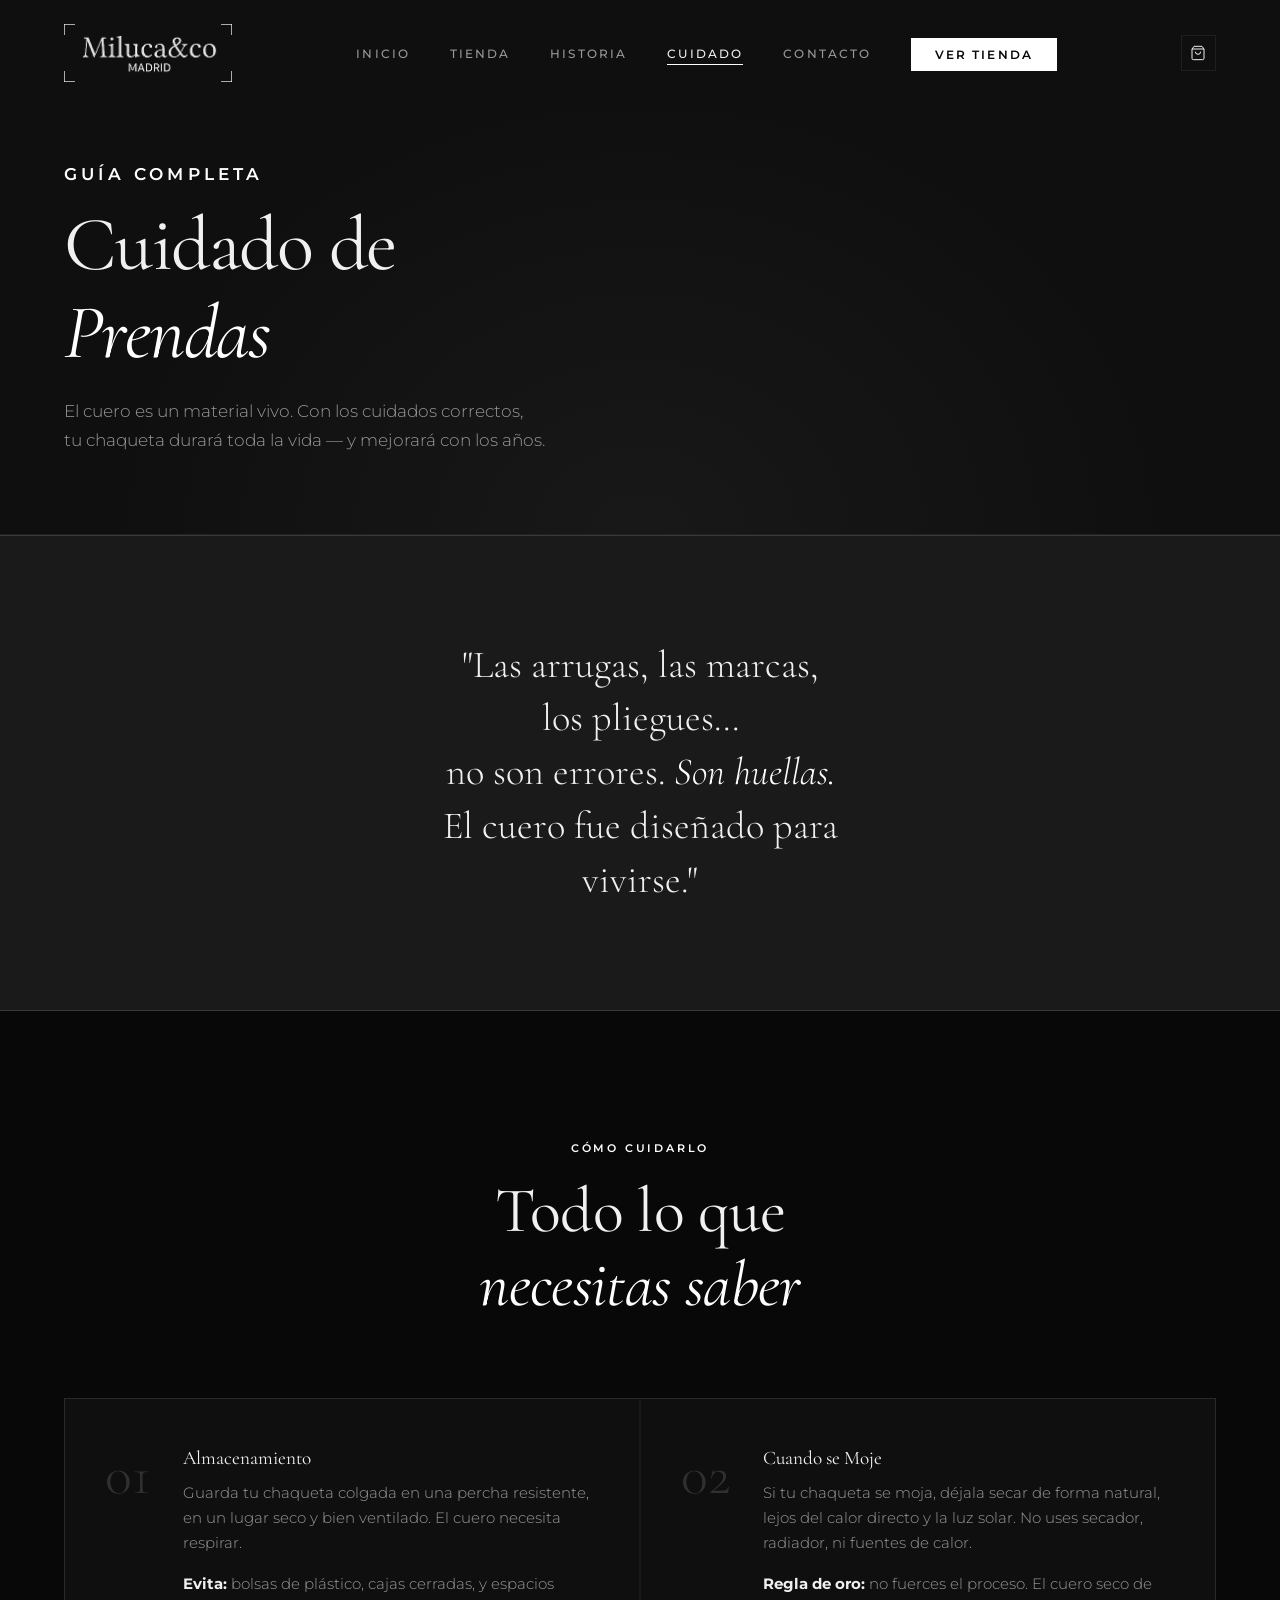
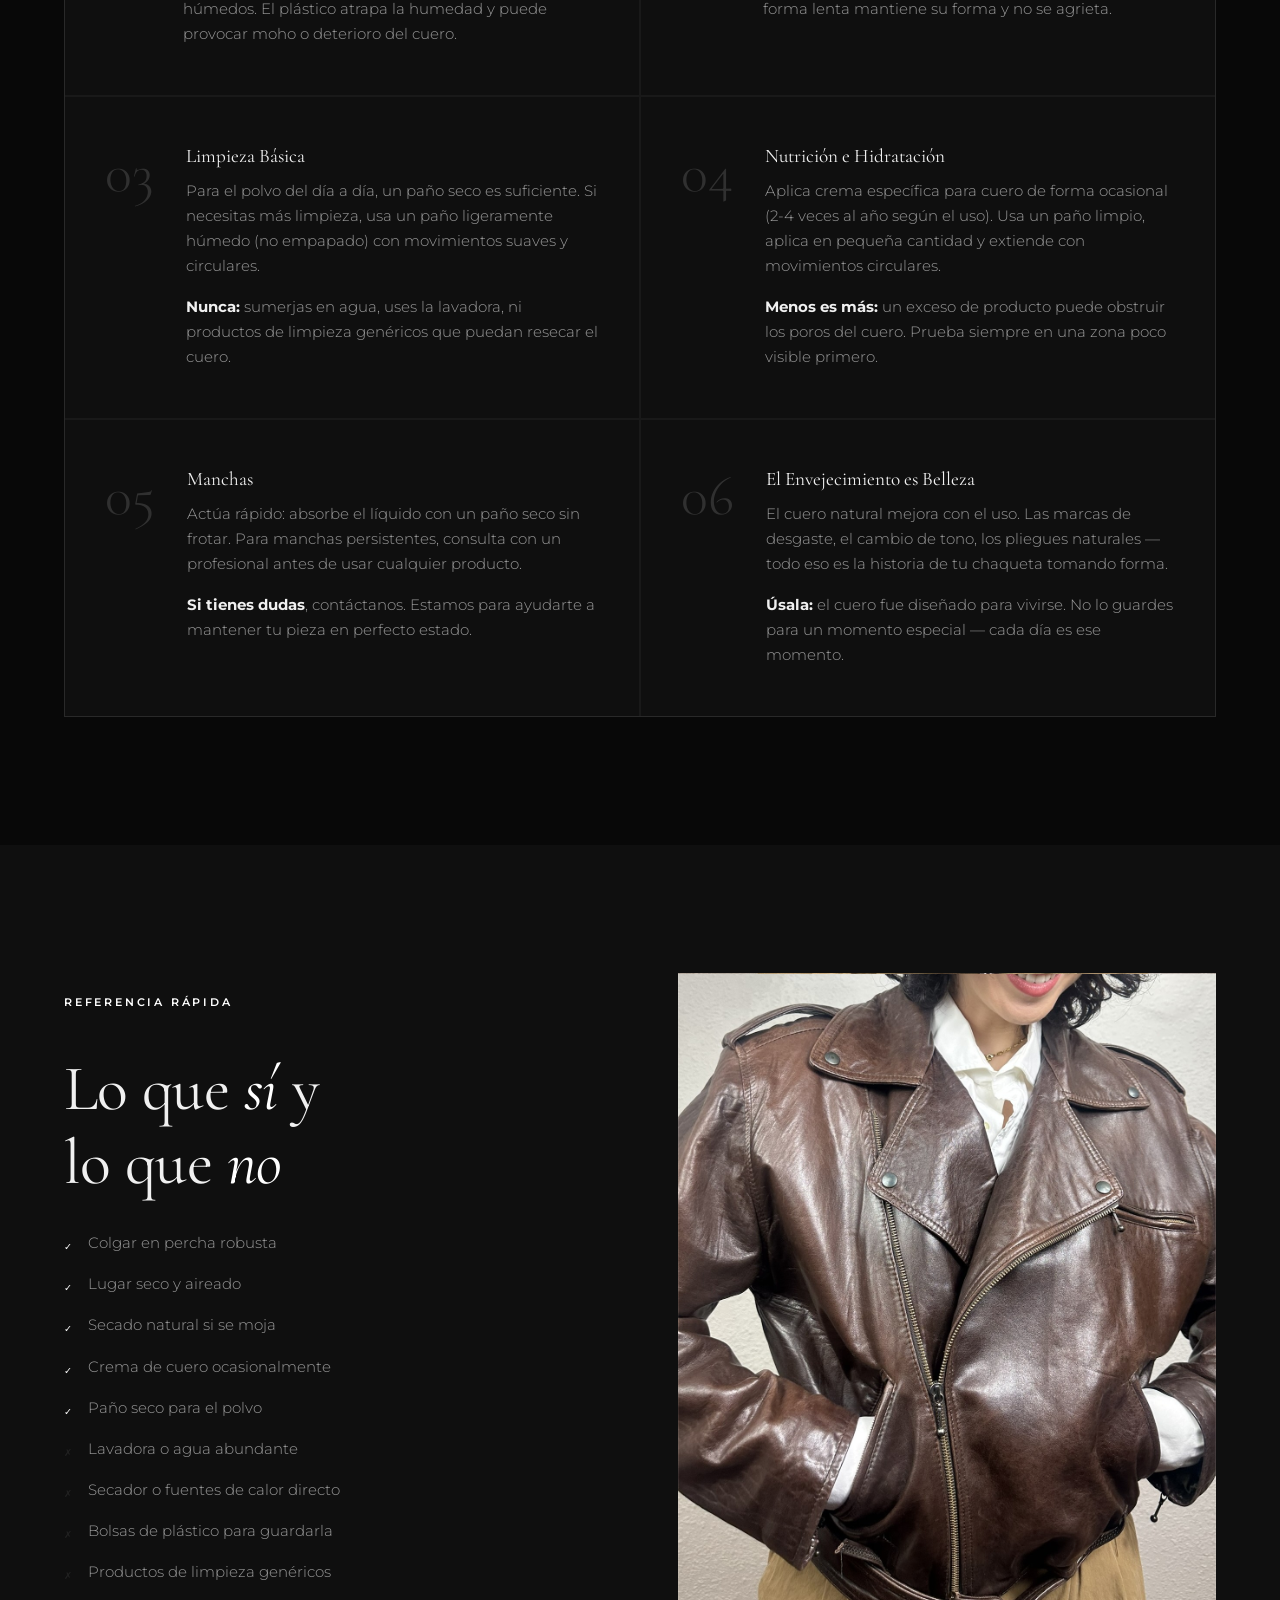
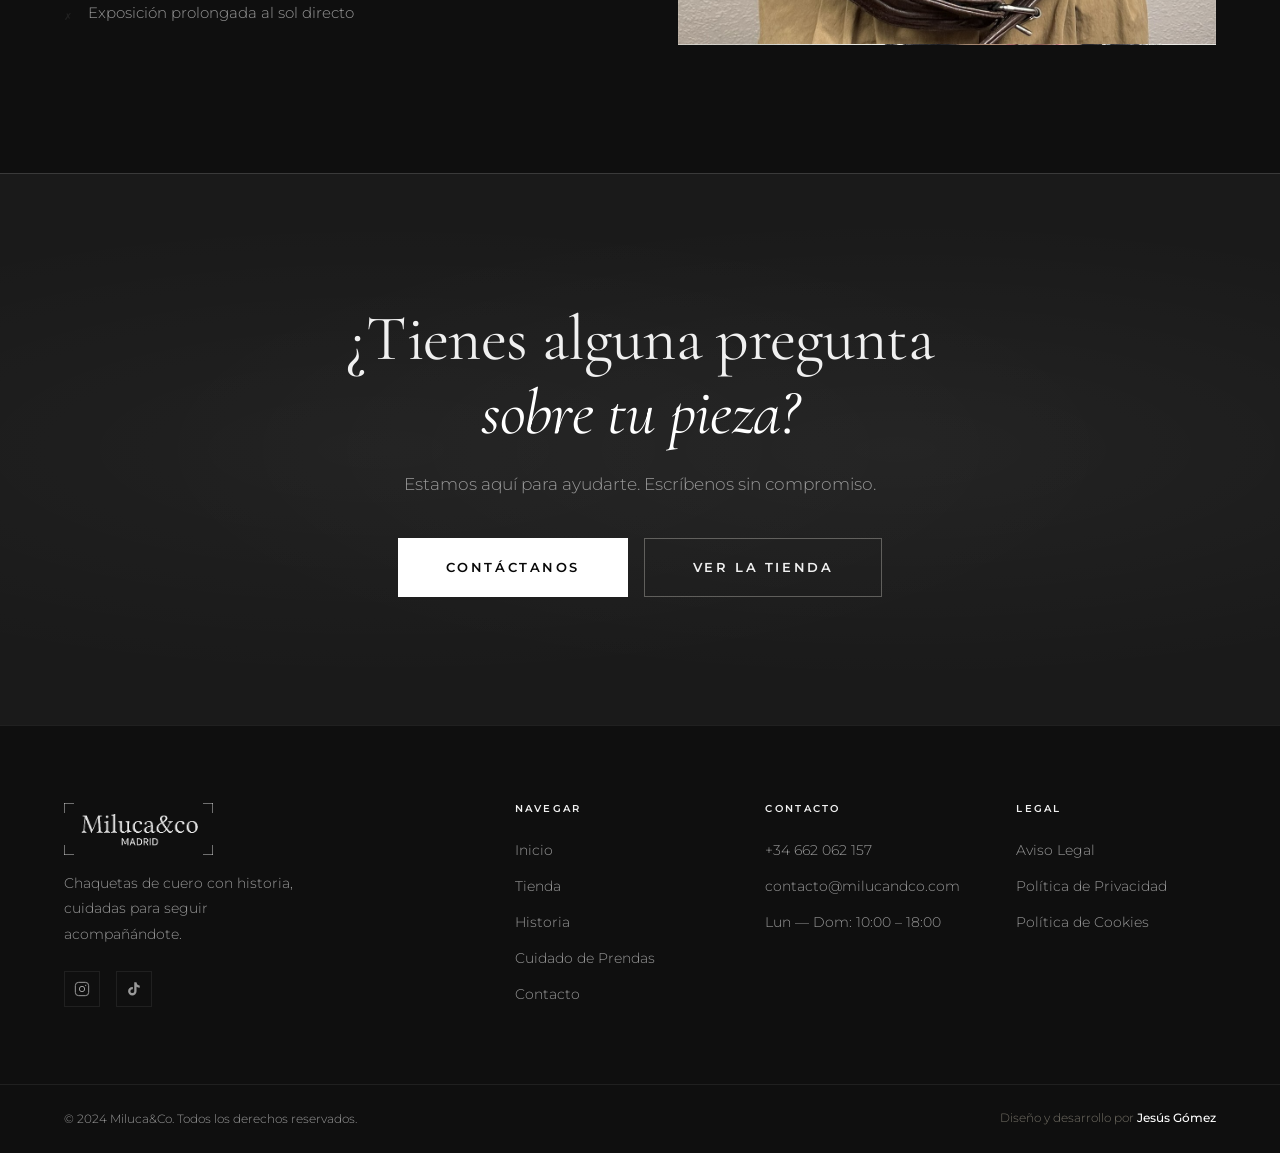
<file: cuidado.html>
<!DOCTYPE html>
<html lang="es">
<head>
  <meta charset="UTF-8" />
  <meta name="viewport" content="width=device-width, initial-scale=1.0" />
  <meta name="description" content="Guía de cuidado del cuero — Miluca&Co. Todo lo que necesitas saber para que tu chaqueta dure toda la vida." />
  <title>Cuidado de Prendas — Miluca&Co</title>
  <link rel="preconnect" href="https://fonts.googleapis.com" />
  <link rel="preconnect" href="https://fonts.gstatic.com" crossorigin />
  <link href="https://fonts.googleapis.com/css2?family=Cormorant+Garamond:ital,wght@0,300;0,400;0,500;0,600;1,300;1,400;1,500&family=Montserrat:wght@300;400;500;600&display=swap" rel="stylesheet" />
  <link rel="stylesheet" href="css/style.css" />
</head>
<body>

  <header class="site-header scrolled" id="site-header">
    <nav class="nav-inner">
      <a href="index.html" class="nav-logo"><img src="images/logo-milucandco-blanco.png" alt="Miluca&amp;Co" /></a>
      <button class="nav-toggle" aria-label="Abrir menú" id="nav-toggle">
        <span></span><span></span><span></span>
      </button>
      <ul class="nav-links" id="nav-links">
        <li><a href="index.html">Inicio</a></li>
        <li><a href="tienda.html">Tienda</a></li>
        <li><a href="historia.html">Historia</a></li>
        <li><a href="cuidado.html" class="active">Cuidado</a></li>
        <li><a href="contacto.html">Contacto</a></li>
        <li><a href="tienda.html" class="nav-cta">Ver Tienda</a></li>
      </ul>
      <button class="nav-cart-btn" id="cart-btn" aria-label="Carrito">
        <svg viewBox="0 0 24 24" fill="none" stroke="currentColor" stroke-width="1.5"><path d="M6 2L3 6v14a2 2 0 002 2h14a2 2 0 002-2V6l-3-4z"/><line x1="3" y1="6" x2="21" y2="6"/><path d="M16 10a4 4 0 01-8 0"/></svg>
        <span class="cart-badge" id="cart-badge">0</span>
      </button>
    </nav>
  </header>

  <!-- CART DRAWER -->
  <div class="cart-overlay" id="cart-overlay">
    <div class="cart-drawer" role="dialog" aria-label="Carrito de compras">
      <div class="cart-header">
        <h3>Tu Seleccion</h3>
        <div class="cart-header-right">
          <span class="cart-count-label" id="cart-count-label">0 piezas</span>
          <button class="cart-close" id="cart-close" aria-label="Cerrar carrito">
            <svg viewBox="0 0 24 24" fill="none" stroke="currentColor" stroke-width="1.5"><path d="M18 6L6 18M6 6l12 12"/></svg>
          </button>
        </div>
      </div>
      <div class="cart-items" id="cart-items">
        <div class="cart-empty" id="cart-empty">
          <svg viewBox="0 0 24 24" fill="none" stroke="currentColor" stroke-width="1"><path d="M6 2L3 6v14a2 2 0 002 2h14a2 2 0 002-2V6l-3-4z"/><line x1="3" y1="6" x2="21" y2="6"/><path d="M16 10a4 4 0 01-8 0"/></svg>
          <p>Tu carrito esta vacio.</p>
          <a href="tienda.html" class="btn btn-outline" style="font-size:0.65rem;padding:0.6rem 1.25rem">Ver la Tienda</a>
        </div>
      </div>
      <div class="cart-footer" id="cart-footer" style="display:none">
        <div class="cart-total-row">
          <span class="cart-total-label">Total</span>
          <span class="cart-total-amount" id="cart-total">0 EUR</span>
        </div>
        <a id="cart-whatsapp" href="#" target="_blank" rel="noopener" class="btn btn-primary">Pedir por WhatsApp</a>
        <a href="contacto.html" class="btn btn-outline">Consultar por Email</a>
        <p class="cart-note">Cada pieza es unica - Confirmamos disponibilidad antes de procesar el pago</p>
      </div>
    </div>
  </div>

  <!-- PAGE HEADER -->
  <section class="page-header">
    <div class="container">
      <p class="section-eyebrow reveal">Guía Completa</p>
      <h1 class="reveal">Cuidado de<br /><em>Prendas</em></h1>
      <p class="reveal">El cuero es un material vivo. Con los cuidados correctos,<br />tu chaqueta durará toda la vida — y mejorará con los años.</p>
    </div>
  </section>

  <!-- MANIFESTO -->
  <section class="care-manifesto">
    <div class="container">
      <blockquote class="reveal">
        "Las arrugas, las marcas, los pliegues...<br />
        no son errores. <em>Son huellas.</em><br />
        El cuero fue diseñado para vivirse."
      </blockquote>
    </div>
  </section>

  <!-- CARE STEPS -->
  <section class="care-content section">
    <div class="container">
      <div class="section-header reveal">
        <p class="section-eyebrow">Cómo Cuidarlo</p>
        <h2 class="section-title">Todo lo que<br /><em>necesitas saber</em></h2>
      </div>

      <div class="care-steps-grid">

        <div class="care-step-card reveal">
          <div class="care-step-num">01</div>
          <div>
            <h3>Almacenamiento</h3>
            <p>
              Guarda tu chaqueta colgada en una percha resistente, en un lugar
              seco y bien ventilado. El cuero necesita respirar.
            </p>
            <p style="margin-top:1rem">
              <strong style="color:var(--cream)">Evita:</strong> bolsas de plástico,
              cajas cerradas, y espacios húmedos. El plástico atrapa la humedad
              y puede provocar moho o deterioro del cuero.
            </p>
          </div>
        </div>

        <div class="care-step-card reveal">
          <div class="care-step-num">02</div>
          <div>
            <h3>Cuando se Moje</h3>
            <p>
              Si tu chaqueta se moja, déjala secar de forma natural, lejos
              del calor directo y la luz solar. No uses secador, radiador,
              ni fuentes de calor.
            </p>
            <p style="margin-top:1rem">
              <strong style="color:var(--cream)">Regla de oro:</strong> no
              fuerces el proceso. El cuero seco de forma lenta mantiene
              su forma y no se agrieta.
            </p>
          </div>
        </div>

        <div class="care-step-card reveal">
          <div class="care-step-num">03</div>
          <div>
            <h3>Limpieza Básica</h3>
            <p>
              Para el polvo del día a día, un paño seco es suficiente.
              Si necesitas más limpieza, usa un paño ligeramente húmedo
              (no empapado) con movimientos suaves y circulares.
            </p>
            <p style="margin-top:1rem">
              <strong style="color:var(--cream)">Nunca:</strong> sumerjas
              en agua, uses la lavadora, ni productos de limpieza genéricos
              que puedan resecar el cuero.
            </p>
          </div>
        </div>

        <div class="care-step-card reveal">
          <div class="care-step-num">04</div>
          <div>
            <h3>Nutrición e Hidratación</h3>
            <p>
              Aplica crema específica para cuero de forma ocasional (2-4 veces
              al año según el uso). Usa un paño limpio, aplica en pequeña
              cantidad y extiende con movimientos circulares.
            </p>
            <p style="margin-top:1rem">
              <strong style="color:var(--cream)">Menos es más:</strong> un
              exceso de producto puede obstruir los poros del cuero.
              Prueba siempre en una zona poco visible primero.
            </p>
          </div>
        </div>

        <div class="care-step-card reveal">
          <div class="care-step-num">05</div>
          <div>
            <h3>Manchas</h3>
            <p>
              Actúa rápido: absorbe el líquido con un paño seco sin frotar.
              Para manchas persistentes, consulta con un profesional antes
              de usar cualquier producto.
            </p>
            <p style="margin-top:1rem">
              <strong style="color:var(--cream)">Si tienes dudas</strong>, contáctanos.
              Estamos para ayudarte a mantener tu pieza en perfecto estado.
            </p>
          </div>
        </div>

        <div class="care-step-card reveal">
          <div class="care-step-num">06</div>
          <div>
            <h3>El Envejecimiento es Belleza</h3>
            <p>
              El cuero natural mejora con el uso. Las marcas de desgaste,
              el cambio de tono, los pliegues naturales — todo eso es
              la historia de tu chaqueta tomando forma.
            </p>
            <p style="margin-top:1rem">
              <strong style="color:var(--cream)">Úsala:</strong> el cuero
              fue diseñado para vivirse. No lo guardes para un momento
              especial — cada día es ese momento.
            </p>
          </div>
        </div>

      </div>
    </div>
  </section>

  <!-- QUICK REFERENCE -->
  <section class="section" style="background:var(--bg-2)">
    <div class="container">
      <div class="care-grid">
        <div class="care-text reveal">
          <p class="section-eyebrow">Referencia Rápida</p>
          <h2 class="section-title">Lo que <em>sí</em> y<br />lo que <em>no</em></h2>
          <ul class="care-tips">
            <li><span class="care-icon" style="color:var(--gold)">✓</span><span>Colgar en percha robusta</span></li>
            <li><span class="care-icon" style="color:var(--gold)">✓</span><span>Lugar seco y aireado</span></li>
            <li><span class="care-icon" style="color:var(--gold)">✓</span><span>Secado natural si se moja</span></li>
            <li><span class="care-icon" style="color:var(--gold)">✓</span><span>Crema de cuero ocasionalmente</span></li>
            <li><span class="care-icon" style="color:var(--gold)">✓</span><span>Paño seco para el polvo</span></li>
            <li><span class="care-icon" style="color:var(--burgundy)">✗</span><span>Lavadora o agua abundante</span></li>
            <li><span class="care-icon" style="color:var(--burgundy)">✗</span><span>Secador o fuentes de calor directo</span></li>
            <li><span class="care-icon" style="color:var(--burgundy)">✗</span><span>Bolsas de plástico para guardarla</span></li>
            <li><span class="care-icon" style="color:var(--burgundy)">✗</span><span>Productos de limpieza genéricos</span></li>
            <li><span class="care-icon" style="color:var(--burgundy)">✗</span><span>Exposición prolongada al sol directo</span></li>
          </ul>
        </div>
        <div class="care-visual reveal">
          <div class="care-img"></div>
        </div>
      </div>
    </div>
  </section>

  <!-- CTA -->
  <section class="cta-banner">
    <div class="cta-inner reveal">
      <h2>¿Tienes alguna pregunta<br /><em>sobre tu pieza?</em></h2>
      <p>Estamos aquí para ayudarte. Escríbenos sin compromiso.</p>
      <div style="display:flex;gap:1rem;justify-content:center;flex-wrap:wrap">
        <a href="contacto.html" class="btn btn-primary btn-lg">Contáctanos</a>
        <a href="tienda.html" class="btn btn-ghost btn-lg">Ver la Tienda</a>
      </div>
    </div>
  </section>

  <!-- FOOTER -->
  <footer class="site-footer">
    <div class="footer-inner">
      <div class="footer-brand">
        <a href="index.html" class="footer-logo"><img src="images/logo-milucandco-blanco.png" alt="Miluca&amp;Co" /></a>
        <p>Chaquetas de cuero con historia,<br />cuidadas para seguir acompañándote.</p>
        <div class="footer-social">
          <a href="https://instagram.com/milucandco" target="_blank" rel="noopener" aria-label="Instagram">
            <svg viewBox="0 0 24 24" fill="none" stroke="currentColor" stroke-width="1.5"><rect x="2" y="2" width="20" height="20" rx="5"/><circle cx="12" cy="12" r="4"/><circle cx="17.5" cy="6.5" r="1" fill="currentColor" stroke="none"/></svg>
          </a>
          <a href="https://tiktok.com/@milucandco" target="_blank" rel="noopener" aria-label="TikTok">
            <svg viewBox="0 0 24 24" fill="currentColor"><path d="M19.59 6.69a4.83 4.83 0 01-3.77-4.25V2h-3.45v13.67a2.89 2.89 0 01-2.88 2.5 2.89 2.89 0 01-2.89-2.89 2.89 2.89 0 012.89-2.89c.28 0 .54.04.79.1V9.01a6.33 6.33 0 00-.79-.05 6.34 6.34 0 00-6.34 6.34 6.34 6.34 0 006.34 6.34 6.34 6.34 0 006.33-6.34V8.69a8.17 8.17 0 004.78 1.52V6.76a4.85 4.85 0 01-1.01-.07z"/></svg>
          </a>
        </div>
      </div>
      <div class="footer-nav">
        <h4>Navegar</h4>
        <ul>
          <li><a href="index.html">Inicio</a></li>
          <li><a href="tienda.html">Tienda</a></li>
          <li><a href="historia.html">Historia</a></li>
          <li><a href="cuidado.html">Cuidado de Prendas</a></li>
          <li><a href="contacto.html">Contacto</a></li>
        </ul>
      </div>
      <div class="footer-contact">
        <h4>Contacto</h4>
        <ul>
          <li><a href="tel:+34662062157">+34 662 062 157</a></li>
          <li><a href="mailto:contacto@milucandco.com">contacto@milucandco.com</a></li>
          <li>Lun — Dom: 10:00 – 18:00</li>
        </ul>
      </div>
      <div class="footer-legal">
        <h4>Legal</h4>
        <ul>
          <li><a href="#">Aviso Legal</a></li>
          <li><a href="#">Política de Privacidad</a></li>
          <li><a href="#">Política de Cookies</a></li>
        </ul>
      </div>
    </div>
    <div class="footer-bottom">
      <p>© 2024 Miluca&amp;Co. Todos los derechos reservados.</p>
      <p class="footer-credit">Diseño y desarrollo por <a href="https://portfolio-jesusgomez.vercel.app/" target="_blank" rel="noopener">Jesús Gómez</a></p>
    </div>
  </footer>

  <script src="js/main.js"></script>
</body>
</html>
</file>
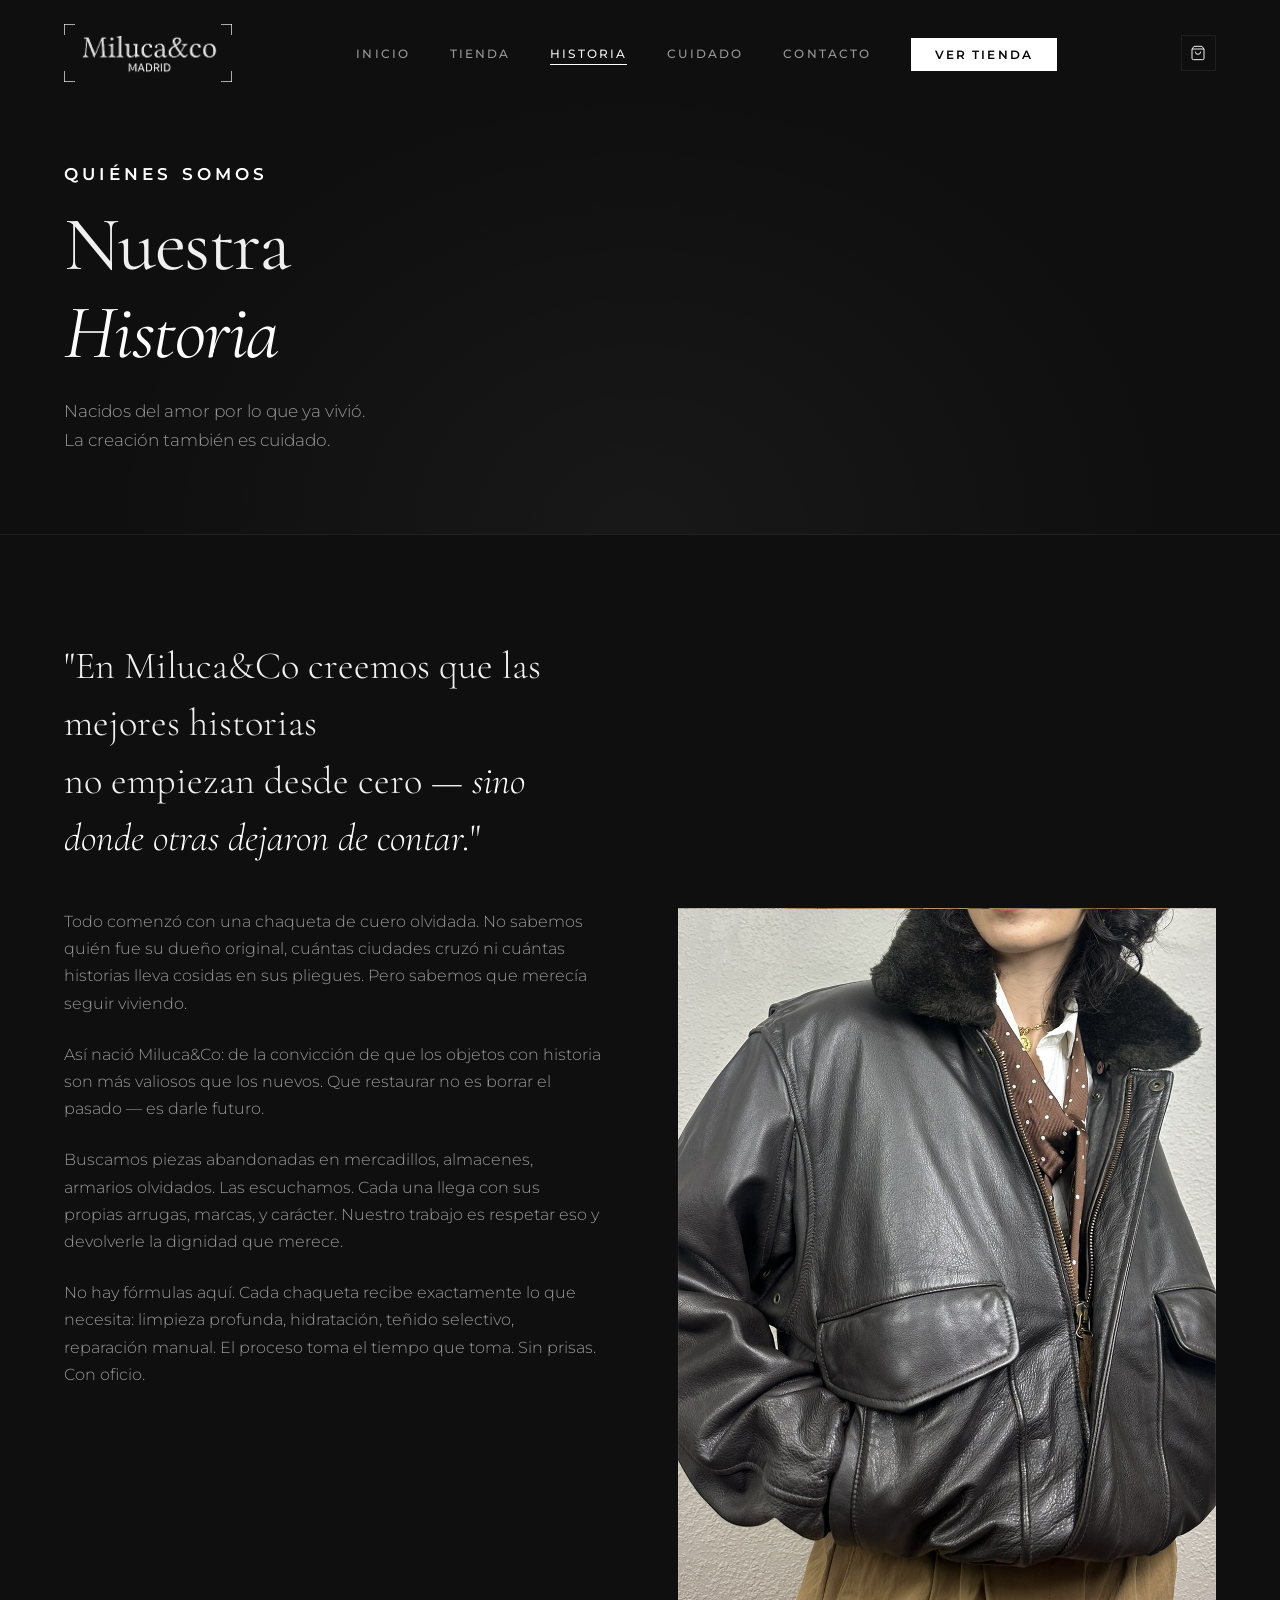
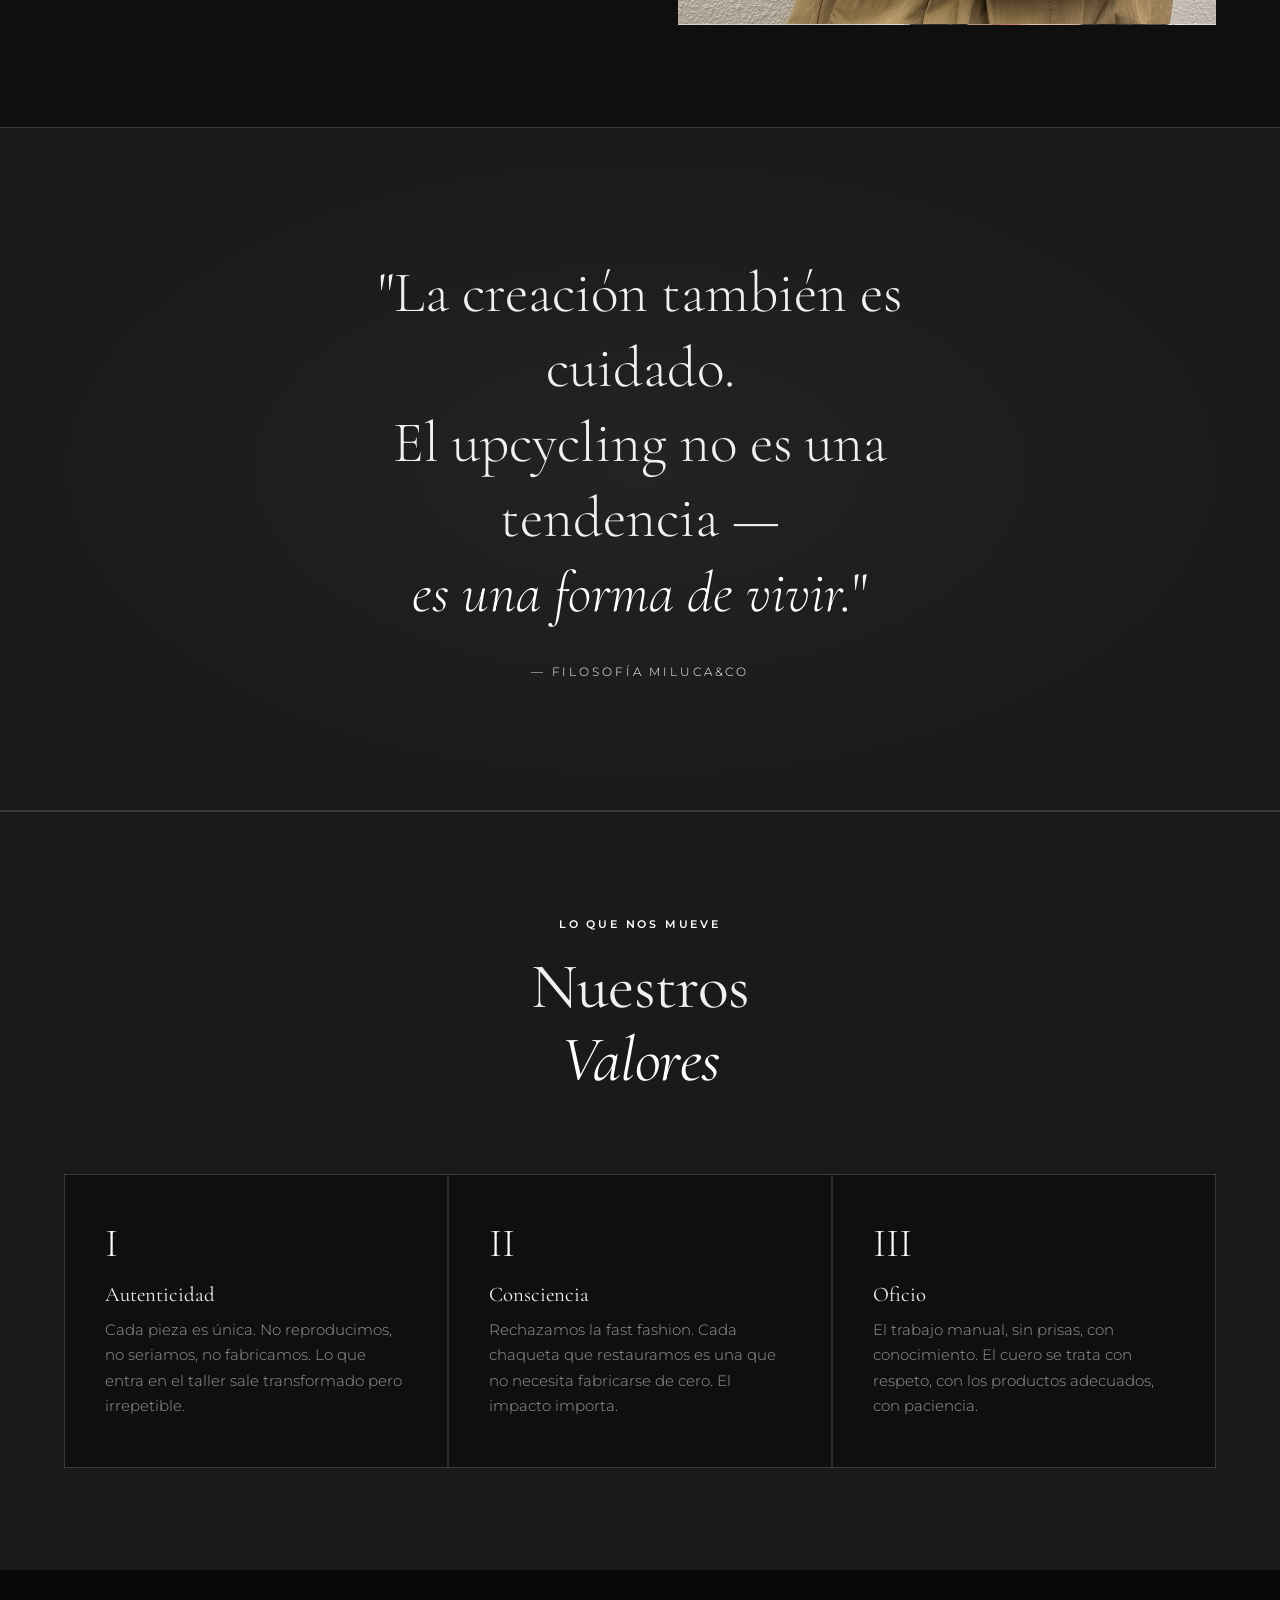
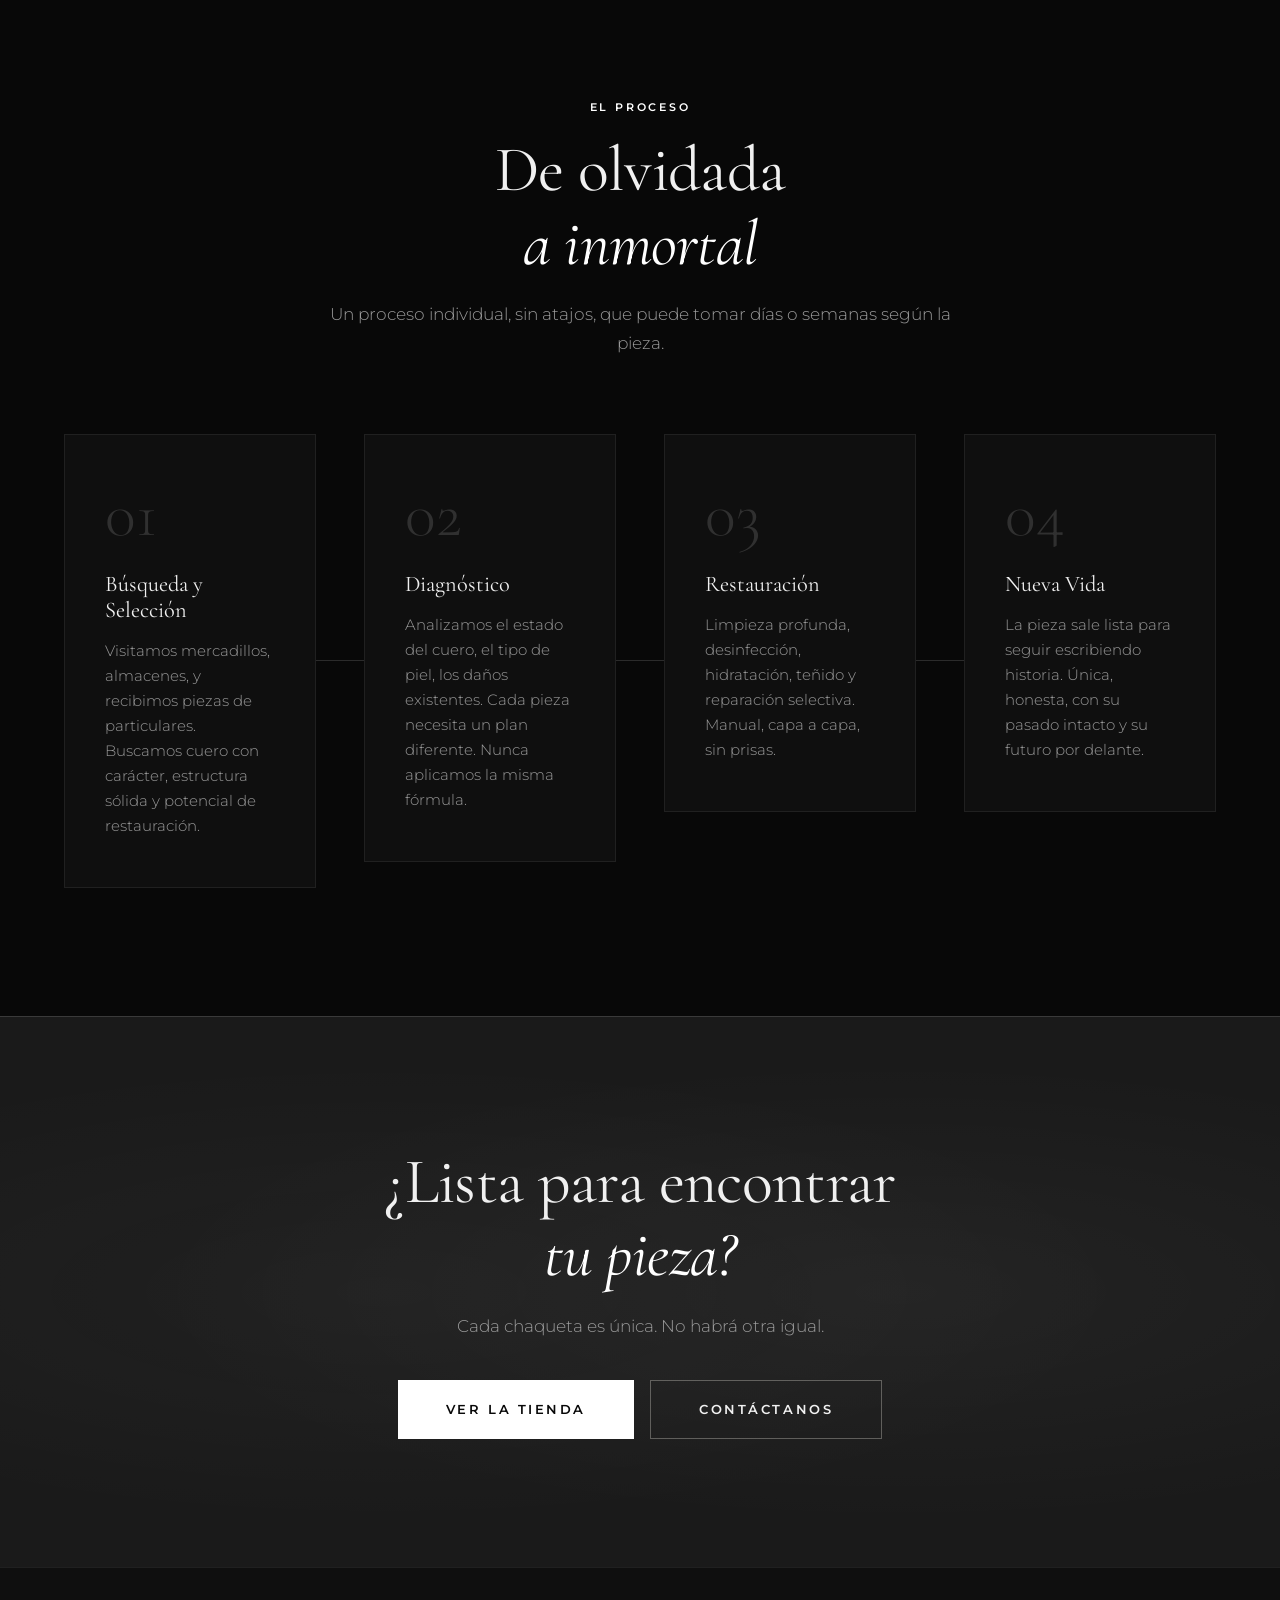
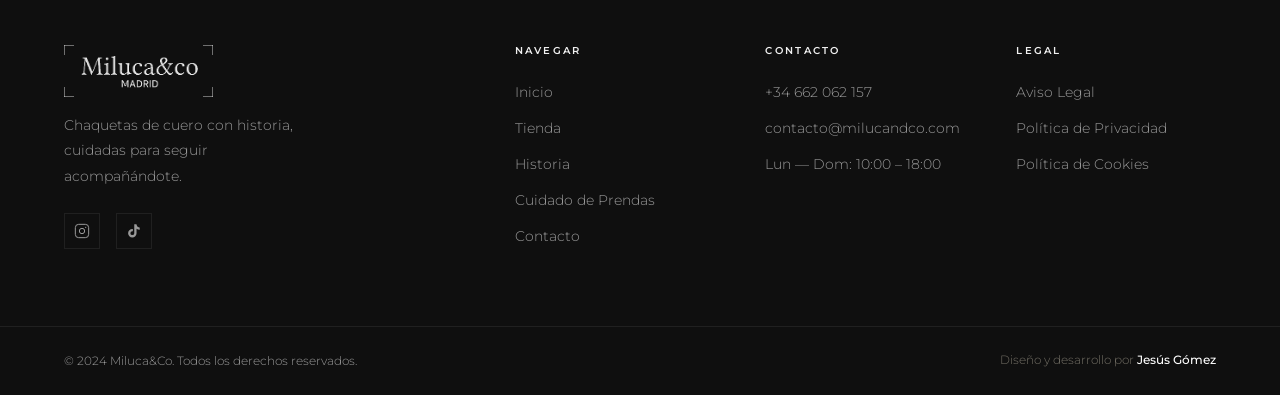
<file: historia.html>
<!DOCTYPE html>
<html lang="es">
<head>
  <meta charset="UTF-8" />
  <meta name="viewport" content="width=device-width, initial-scale=1.0" />
  <meta name="description" content="La historia de Miluca&Co — Nacidos del amor por lo que ya vivió. Restauración de cuero con conciencia y oficio." />
  <title>Historia — Miluca&Co</title>
  <link rel="preconnect" href="https://fonts.googleapis.com" />
  <link rel="preconnect" href="https://fonts.gstatic.com" crossorigin />
  <link href="https://fonts.googleapis.com/css2?family=Cormorant+Garamond:ital,wght@0,300;0,400;0,500;0,600;1,300;1,400;1,500&family=Montserrat:wght@300;400;500;600&display=swap" rel="stylesheet" />
  <link rel="stylesheet" href="css/style.css" />
</head>
<body>

  <header class="site-header scrolled" id="site-header">
    <nav class="nav-inner">
      <a href="index.html" class="nav-logo"><img src="images/logo-milucandco-blanco.png" alt="Miluca&amp;Co" /></a>
      <button class="nav-toggle" aria-label="Abrir menú" id="nav-toggle">
        <span></span><span></span><span></span>
      </button>
      <ul class="nav-links" id="nav-links">
        <li><a href="index.html">Inicio</a></li>
        <li><a href="tienda.html">Tienda</a></li>
        <li><a href="historia.html" class="active">Historia</a></li>
        <li><a href="cuidado.html">Cuidado</a></li>
        <li><a href="contacto.html">Contacto</a></li>
        <li><a href="tienda.html" class="nav-cta">Ver Tienda</a></li>
      </ul>
      <button class="nav-cart-btn" id="cart-btn" aria-label="Carrito">
        <svg viewBox="0 0 24 24" fill="none" stroke="currentColor" stroke-width="1.5"><path d="M6 2L3 6v14a2 2 0 002 2h14a2 2 0 002-2V6l-3-4z"/><line x1="3" y1="6" x2="21" y2="6"/><path d="M16 10a4 4 0 01-8 0"/></svg>
        <span class="cart-badge" id="cart-badge">0</span>
      </button>
    </nav>
  </header>

  <!-- CART DRAWER -->
  <div class="cart-overlay" id="cart-overlay">
    <div class="cart-drawer" role="dialog" aria-label="Carrito de compras">
      <div class="cart-header">
        <h3>Tu Seleccion</h3>
        <div class="cart-header-right">
          <span class="cart-count-label" id="cart-count-label">0 piezas</span>
          <button class="cart-close" id="cart-close" aria-label="Cerrar carrito">
            <svg viewBox="0 0 24 24" fill="none" stroke="currentColor" stroke-width="1.5"><path d="M18 6L6 18M6 6l12 12"/></svg>
          </button>
        </div>
      </div>
      <div class="cart-items" id="cart-items">
        <div class="cart-empty" id="cart-empty">
          <svg viewBox="0 0 24 24" fill="none" stroke="currentColor" stroke-width="1"><path d="M6 2L3 6v14a2 2 0 002 2h14a2 2 0 002-2V6l-3-4z"/><line x1="3" y1="6" x2="21" y2="6"/><path d="M16 10a4 4 0 01-8 0"/></svg>
          <p>Tu carrito esta vacio.</p>
          <a href="tienda.html" class="btn btn-outline" style="font-size:0.65rem;padding:0.6rem 1.25rem">Ver la Tienda</a>
        </div>
      </div>
      <div class="cart-footer" id="cart-footer" style="display:none">
        <div class="cart-total-row">
          <span class="cart-total-label">Total</span>
          <span class="cart-total-amount" id="cart-total">0 EUR</span>
        </div>
        <a id="cart-whatsapp" href="#" target="_blank" rel="noopener" class="btn btn-primary">Pedir por WhatsApp</a>
        <a href="contacto.html" class="btn btn-outline">Consultar por Email</a>
        <p class="cart-note">Cada pieza es unica - Confirmamos disponibilidad antes de procesar el pago</p>
      </div>
    </div>
  </div>

  <!-- PAGE HEADER -->
  <section class="page-header">
    <div class="container">
      <p class="section-eyebrow reveal">Quiénes Somos</p>
      <h1 class="reveal">Nuestra<br /><em>Historia</em></h1>
      <p class="reveal">Nacidos del amor por lo que ya vivió.<br />La creación también es cuidado.</p>
    </div>
  </section>

  <!-- INTRO -->
  <section class="historia-intro">
    <div class="container">
      <p class="historia-lead reveal">
        "En Miluca&amp;Co creemos que las mejores historias<br />
        no empiezan desde cero — <em>sino donde otras dejaron de contar.</em>"
      </p>
      <div class="historia-body">
        <div class="historia-text reveal">
          <p>
            Todo comenzó con una chaqueta de cuero olvidada. No sabemos quién fue su dueño
            original, cuántas ciudades cruzó ni cuántas historias lleva cosidas en sus pliegues.
            Pero sabemos que merecía seguir viviendo.
          </p>
          <p>
            Así nació Miluca&amp;Co: de la convicción de que los objetos con historia son más
            valiosos que los nuevos. Que restaurar no es borrar el pasado — es darle futuro.
          </p>
          <p>
            Buscamos piezas abandonadas en mercadillos, almacenes, armarios olvidados.
            Las escuchamos. Cada una llega con sus propias arrugas, marcas, y carácter.
            Nuestro trabajo es respetar eso y devolverle la dignidad que merece.
          </p>
          <p>
            No hay fórmulas aquí. Cada chaqueta recibe exactamente lo que necesita:
            limpieza profunda, hidratación, teñido selectivo, reparación manual.
            El proceso toma el tiempo que toma. Sin prisas. Con oficio.
          </p>
        </div>
        <div class="historia-img-col reveal">
          <div class="historia-img"></div>
        </div>
      </div>
    </div>
  </section>

  <!-- PHILOSOPHY QUOTE -->
  <section class="philosophy-banner">
    <div class="philosophy-inner reveal">
      <blockquote>
        "La creación también es cuidado.<br />
        El upcycling no es una tendencia —<br />
        <em>es una forma de vivir.</em>"
      </blockquote>
      <p class="philosophy-sub">— Filosofía Miluca&amp;Co</p>
    </div>
  </section>

  <!-- VALUES -->
  <section class="values-section section">
    <div class="container">
      <div class="section-header reveal">
        <p class="section-eyebrow">Lo Que Nos Mueve</p>
        <h2 class="section-title">Nuestros<br /><em>Valores</em></h2>
      </div>
      <div class="values-grid">
        <div class="value-card reveal">
          <div class="value-icon">I</div>
          <h3>Autenticidad</h3>
          <p>
            Cada pieza es única. No reproducimos, no seriamos, no fabricamos.
            Lo que entra en el taller sale transformado pero irrepetible.
          </p>
        </div>
        <div class="value-card reveal">
          <div class="value-icon">II</div>
          <h3>Consciencia</h3>
          <p>
            Rechazamos la fast fashion. Cada chaqueta que restauramos es una
            que no necesita fabricarse de cero. El impacto importa.
          </p>
        </div>
        <div class="value-card reveal">
          <div class="value-icon">III</div>
          <h3>Oficio</h3>
          <p>
            El trabajo manual, sin prisas, con conocimiento. El cuero se trata
            con respeto, con los productos adecuados, con paciencia.
          </p>
        </div>
      </div>
    </div>
  </section>

  <!-- PROCESS DETAIL -->
  <section class="section" style="background:var(--bg)">
    <div class="container">
      <div class="section-header reveal">
        <p class="section-eyebrow">El Proceso</p>
        <h2 class="section-title">De olvidada<br /><em>a inmortal</em></h2>
        <p class="section-desc">Un proceso individual, sin atajos, que puede tomar días o semanas según la pieza.</p>
      </div>
      <div class="process-steps">
        <div class="process-step reveal">
          <div class="step-number">01</div>
          <h3>Búsqueda y Selección</h3>
          <p>Visitamos mercadillos, almacenes, y recibimos piezas de particulares. Buscamos cuero con carácter, estructura sólida y potencial de restauración.</p>
        </div>
        <div class="process-connector"></div>
        <div class="process-step reveal">
          <div class="step-number">02</div>
          <h3>Diagnóstico</h3>
          <p>Analizamos el estado del cuero, el tipo de piel, los daños existentes. Cada pieza necesita un plan diferente. Nunca aplicamos la misma fórmula.</p>
        </div>
        <div class="process-connector"></div>
        <div class="process-step reveal">
          <div class="step-number">03</div>
          <h3>Restauración</h3>
          <p>Limpieza profunda, desinfección, hidratación, teñido y reparación selectiva. Manual, capa a capa, sin prisas.</p>
        </div>
        <div class="process-connector"></div>
        <div class="process-step reveal">
          <div class="step-number">04</div>
          <h3>Nueva Vida</h3>
          <p>La pieza sale lista para seguir escribiendo historia. Única, honesta, con su pasado intacto y su futuro por delante.</p>
        </div>
      </div>
    </div>
  </section>

  <!-- CTA -->
  <section class="cta-banner">
    <div class="cta-inner reveal">
      <h2>¿Lista para encontrar<br /><em>tu pieza?</em></h2>
      <p>Cada chaqueta es única. No habrá otra igual.</p>
      <div style="display:flex;gap:1rem;justify-content:center;flex-wrap:wrap">
        <a href="tienda.html" class="btn btn-primary btn-lg">Ver la Tienda</a>
        <a href="contacto.html" class="btn btn-ghost btn-lg">Contáctanos</a>
      </div>
    </div>
  </section>

  <!-- FOOTER -->
  <footer class="site-footer">
    <div class="footer-inner">
      <div class="footer-brand">
        <a href="index.html" class="footer-logo"><img src="images/logo-milucandco-blanco.png" alt="Miluca&amp;Co" /></a>
        <p>Chaquetas de cuero con historia,<br />cuidadas para seguir acompañándote.</p>
        <div class="footer-social">
          <a href="https://instagram.com/milucandco" target="_blank" rel="noopener" aria-label="Instagram">
            <svg viewBox="0 0 24 24" fill="none" stroke="currentColor" stroke-width="1.5"><rect x="2" y="2" width="20" height="20" rx="5"/><circle cx="12" cy="12" r="4"/><circle cx="17.5" cy="6.5" r="1" fill="currentColor" stroke="none"/></svg>
          </a>
          <a href="https://tiktok.com/@milucandco" target="_blank" rel="noopener" aria-label="TikTok">
            <svg viewBox="0 0 24 24" fill="currentColor"><path d="M19.59 6.69a4.83 4.83 0 01-3.77-4.25V2h-3.45v13.67a2.89 2.89 0 01-2.88 2.5 2.89 2.89 0 01-2.89-2.89 2.89 2.89 0 012.89-2.89c.28 0 .54.04.79.1V9.01a6.33 6.33 0 00-.79-.05 6.34 6.34 0 00-6.34 6.34 6.34 6.34 0 006.34 6.34 6.34 6.34 0 006.33-6.34V8.69a8.17 8.17 0 004.78 1.52V6.76a4.85 4.85 0 01-1.01-.07z"/></svg>
          </a>
        </div>
      </div>
      <div class="footer-nav">
        <h4>Navegar</h4>
        <ul>
          <li><a href="index.html">Inicio</a></li>
          <li><a href="tienda.html">Tienda</a></li>
          <li><a href="historia.html">Historia</a></li>
          <li><a href="cuidado.html">Cuidado de Prendas</a></li>
          <li><a href="contacto.html">Contacto</a></li>
        </ul>
      </div>
      <div class="footer-contact">
        <h4>Contacto</h4>
        <ul>
          <li><a href="tel:+34662062157">+34 662 062 157</a></li>
          <li><a href="mailto:contacto@milucandco.com">contacto@milucandco.com</a></li>
          <li>Lun — Dom: 10:00 – 18:00</li>
        </ul>
      </div>
      <div class="footer-legal">
        <h4>Legal</h4>
        <ul>
          <li><a href="#">Aviso Legal</a></li>
          <li><a href="#">Política de Privacidad</a></li>
          <li><a href="#">Política de Cookies</a></li>
        </ul>
      </div>
    </div>
    <div class="footer-bottom">
      <p>© 2024 Miluca&amp;Co. Todos los derechos reservados.</p>
      <p class="footer-credit">Diseño y desarrollo por <a href="https://portfolio-jesusgomez.vercel.app/" target="_blank" rel="noopener">Jesús Gómez</a></p>
    </div>
  </footer>

  <script src="js/main.js"></script>
</body>
</html>
</file>
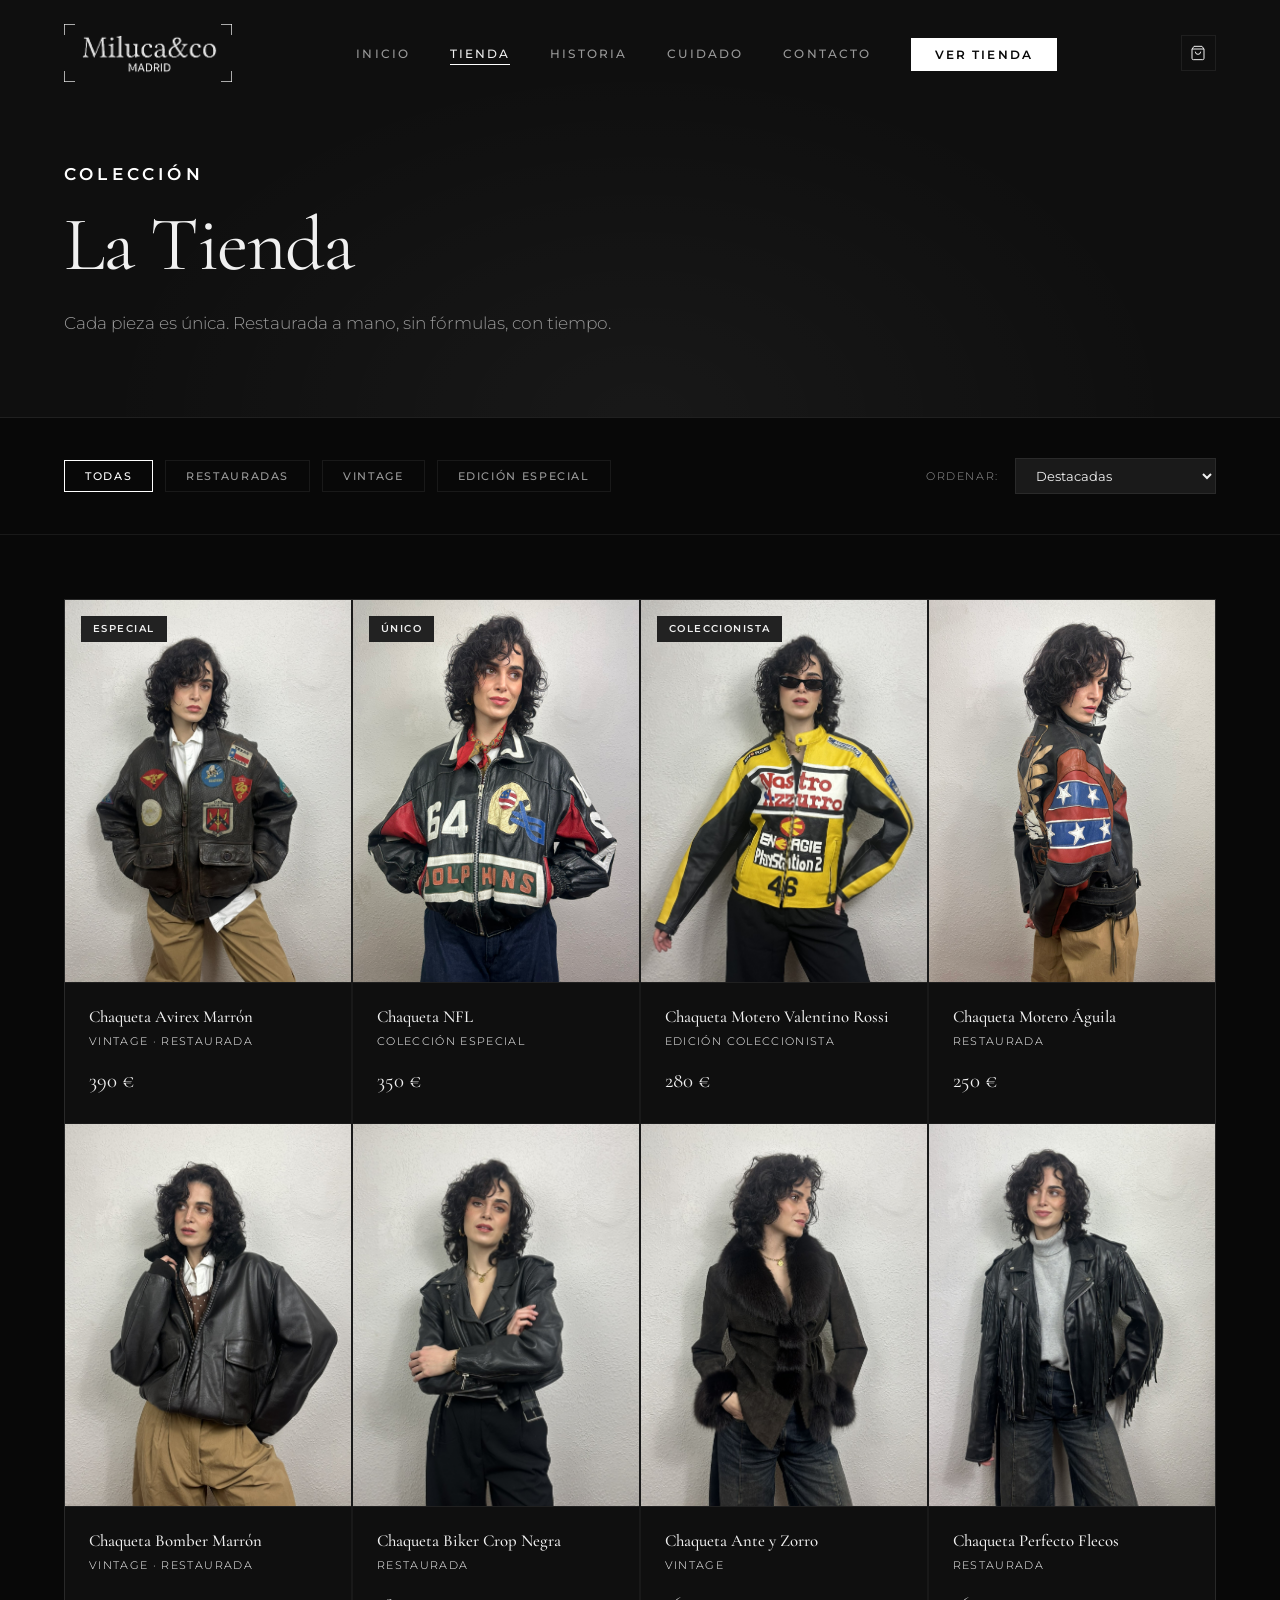
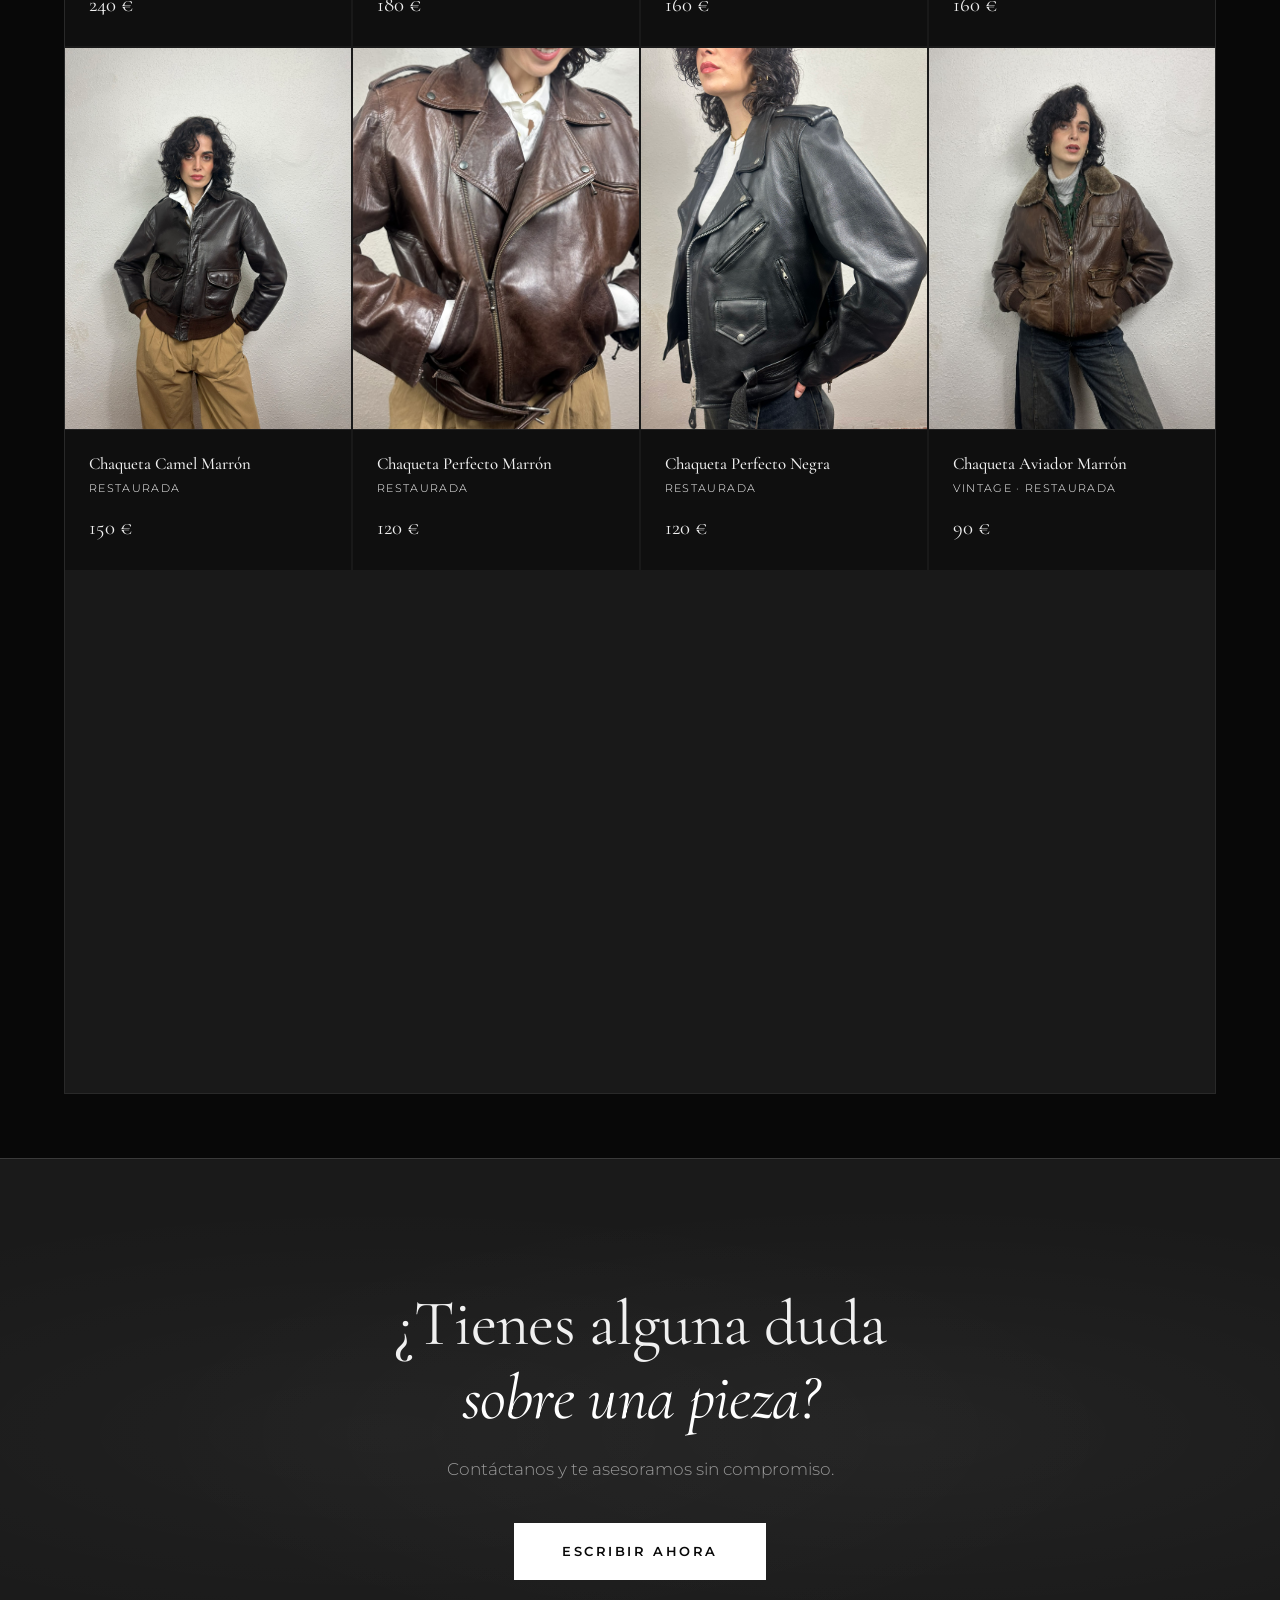
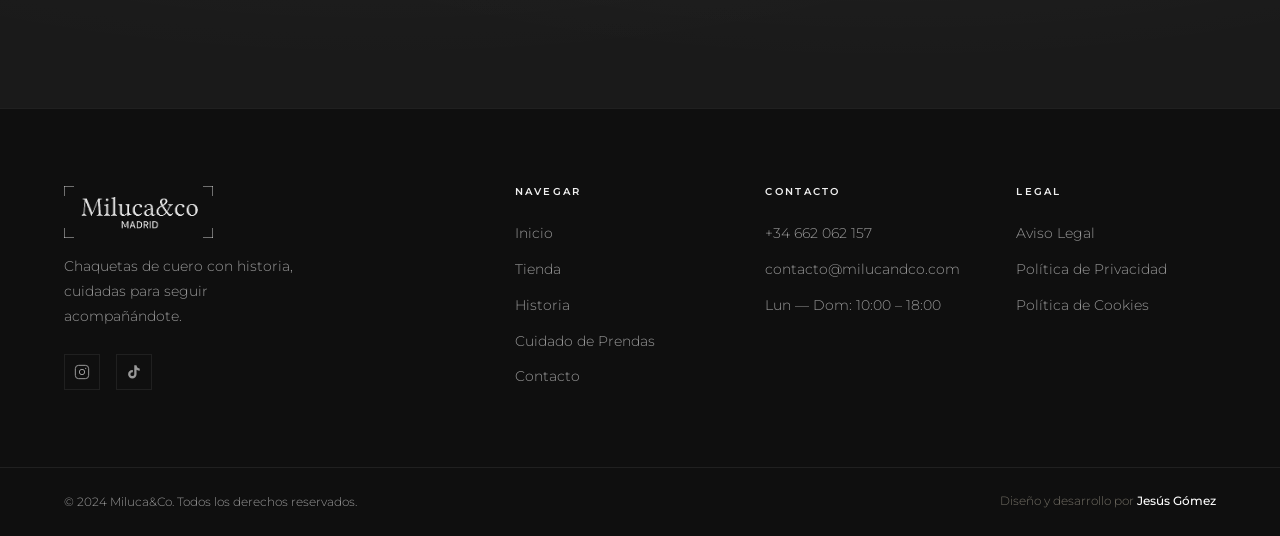
<file: tienda.html>
<!DOCTYPE html>
<html lang="es">
<head>
  <meta charset="UTF-8" />
  <meta name="viewport" content="width=device-width, initial-scale=1.0" />
  <meta name="description" content="Tienda Miluca&Co — 16+ chaquetas de cuero restauradas y vintage. Piezas únicas desde 60€." />
  <title>Tienda — Miluca&Co</title>
  <link rel="preconnect" href="https://fonts.googleapis.com" />
  <link rel="preconnect" href="https://fonts.gstatic.com" crossorigin />
  <link href="https://fonts.googleapis.com/css2?family=Cormorant+Garamond:ital,wght@0,300;0,400;0,500;0,600;1,300;1,400;1,500&family=Montserrat:wght@300;400;500;600&display=swap" rel="stylesheet" />
  <link rel="stylesheet" href="css/style.css" />
</head>
<body>

  <header class="site-header scrolled" id="site-header">
    <nav class="nav-inner">
      <a href="index.html" class="nav-logo"><img src="images/logo-milucandco-blanco.png" alt="Miluca&amp;Co" /></a>
      <button class="nav-toggle" aria-label="Abrir menú" id="nav-toggle">
        <span></span><span></span><span></span>
      </button>
      <ul class="nav-links" id="nav-links">
        <li><a href="index.html">Inicio</a></li>
        <li><a href="tienda.html" class="active">Tienda</a></li>
        <li><a href="historia.html">Historia</a></li>
        <li><a href="cuidado.html">Cuidado</a></li>
        <li><a href="contacto.html">Contacto</a></li>
        <li><a href="tienda.html" class="nav-cta">Ver Tienda</a></li>
      </ul>
      <button class="nav-cart-btn" id="cart-btn" aria-label="Carrito">
        <svg viewBox="0 0 24 24" fill="none" stroke="currentColor" stroke-width="1.5"><path d="M6 2L3 6v14a2 2 0 002 2h14a2 2 0 002-2V6l-3-4z"/><line x1="3" y1="6" x2="21" y2="6"/><path d="M16 10a4 4 0 01-8 0"/></svg>
        <span class="cart-badge" id="cart-badge">0</span>
      </button>
    </nav>
  </header>

  <!-- CART DRAWER -->
  <div class="cart-overlay" id="cart-overlay">
    <div class="cart-drawer" role="dialog" aria-label="Carrito de compras">
      <div class="cart-header">
        <h3>Tu Seleccion</h3>
        <div class="cart-header-right">
          <span class="cart-count-label" id="cart-count-label">0 piezas</span>
          <button class="cart-close" id="cart-close" aria-label="Cerrar carrito">
            <svg viewBox="0 0 24 24" fill="none" stroke="currentColor" stroke-width="1.5"><path d="M18 6L6 18M6 6l12 12"/></svg>
          </button>
        </div>
      </div>
      <div class="cart-items" id="cart-items">
        <div class="cart-empty" id="cart-empty">
          <svg viewBox="0 0 24 24" fill="none" stroke="currentColor" stroke-width="1"><path d="M6 2L3 6v14a2 2 0 002 2h14a2 2 0 002-2V6l-3-4z"/><line x1="3" y1="6" x2="21" y2="6"/><path d="M16 10a4 4 0 01-8 0"/></svg>
          <p>Tu carrito esta vacio.</p>
          <a href="tienda.html" class="btn btn-outline" style="font-size:0.65rem;padding:0.6rem 1.25rem">Ver la Tienda</a>
        </div>
      </div>
      <div class="cart-footer" id="cart-footer" style="display:none">
        <div class="cart-total-row">
          <span class="cart-total-label">Total</span>
          <span class="cart-total-amount" id="cart-total">0 EUR</span>
        </div>
        <a id="cart-whatsapp" href="#" target="_blank" rel="noopener" class="btn btn-primary">Pedir por WhatsApp</a>
        <a href="contacto.html" class="btn btn-outline">Consultar por Email</a>
        <p class="cart-note">Cada pieza es unica - Confirmamos disponibilidad antes de procesar el pago</p>
      </div>
    </div>
  </div>

  <!-- PAGE HEADER -->
  <section class="page-header">
    <div class="container">
      <p class="section-eyebrow reveal">Colección</p>
      <h1 class="reveal">La Tienda</h1>
      <p class="reveal">Cada pieza es única. Restaurada a mano, sin fórmulas, con tiempo.</p>
    </div>
  </section>

  <!-- FILTERS -->
  <div class="shop-controls">
    <div class="container shop-controls-inner">
      <div class="shop-filters">
        <button class="filter-btn active" data-filter="all">Todas</button>
        <button class="filter-btn" data-filter="restaurada">Restauradas</button>
        <button class="filter-btn" data-filter="vintage">Vintage</button>
        <button class="filter-btn" data-filter="especial">Edición Especial</button>
      </div>
      <div class="shop-sort">
        <label for="sort-select">Ordenar:</label>
        <select id="sort-select">
          <option value="default">Destacadas</option>
          <option value="price-asc">Precio: menor a mayor</option>
          <option value="price-desc">Precio: mayor a menor</option>
        </select>
      </div>
    </div>
  </div>

  <!-- PRODUCTS GRID -->
  <div class="shop-grid">
    <div class="container">
      <div class="shop-products-grid">

        <!-- 1 -->
        <div class="product-card shop-product-card reveal" data-category="especial" data-price="390">
          <div class="product-img-wrap">
            <div class="product-img" style="background-image:url('images/avirex-marron.jpeg');background-size:cover;background-position:center top" id="prod-avirex-marron"></div>
            <div class="product-overlay"><button class="product-btn" data-img="images/avirex-marron.jpeg" data-name="Chaqueta Avirex Marron" data-type="Vintage - Restaurada" data-badge="Especial" data-price="390 EUR" data-desc="Iconica chaqueta Avirex en cuero marron restaurada a mano. Tratamiento profundo de nutricion e hidratacion. Lining original en perfecto estado.">Ver Pieza</button></div>
            <span class="product-badge">Especial</span>
          </div>
          <div class="product-info">
            <h3>Chaqueta Avirex Marrón</h3>
            <p class="product-type">Vintage · Restaurada</p>
            <p class="product-price">390 €</p>
          </div>
        </div>

        <!-- 2 -->
        <div class="product-card shop-product-card reveal" data-category="especial" data-price="350">
          <div class="product-img-wrap">
            <div class="product-img" style="background-image:url('images/nfl.jpeg');background-size:cover;background-position:center top" id="prod-nfl"></div>
            <div class="product-overlay"><button class="product-btn" data-img="images/nfl.jpeg" data-name="Chaqueta NFL" data-type="Coleccion Especial" data-badge="Unico" data-price="350 EUR" data-desc="Chaqueta NFL de cuero autentico, restaurada con tecnica de tenido selectivo. Parches originales conservados. Pieza de coleccion.">Ver Pieza</button></div>
            <span class="product-badge">Único</span>
          </div>
          <div class="product-info">
            <h3>Chaqueta NFL</h3>
            <p class="product-type">Colección Especial</p>
            <p class="product-price">350 €</p>
          </div>
        </div>

        <!-- 3 -->
        <div class="product-card shop-product-card reveal" data-category="especial" data-price="280">
          <div class="product-img-wrap">
            <div class="product-img" style="background-image:url('images/motero-valentino.jpeg');background-size:cover;background-position:center top" id="prod-motero-valentino"></div>
            <div class="product-overlay"><button class="product-btn" data-img="images/motero-valentino.jpeg" data-name="Chaqueta Motero Valentino Rossi" data-type="Edicion Coleccionista" data-badge="Coleccionista" data-price="280 EUR" data-desc="Chaqueta de motorista con emblema de Valentino Rossi. Cuero genuino restaurado. Parches y detalles originales intactos.">Ver Pieza</button></div>
            <span class="product-badge">Coleccionista</span>
          </div>
          <div class="product-info">
            <h3>Chaqueta Motero Valentino Rossi</h3>
            <p class="product-type">Edición Coleccionista</p>
            <p class="product-price">280 €</p>
          </div>
        </div>

        <!-- 4 -->
        <div class="product-card shop-product-card reveal" data-category="restaurada" data-price="250">
          <div class="product-img-wrap">
            <div class="product-img" style="background-image:url('images/motero-aguila.jpeg');background-size:cover;background-position:center top" id="prod-motero-aguila"></div>
            <div class="product-overlay"><button class="product-btn" data-img="images/motero-aguila.jpeg" data-name="Chaqueta Motero Aguila" data-type="Restaurada" data-badge="" data-price="250 EUR" data-desc="Chaqueta de motorista con bordado de aguila. Cuero negro de alta calidad restaurado a mano. Proceso de limpieza profunda y acondicionamiento.">Ver Pieza</button></div>
          </div>
          <div class="product-info">
            <h3>Chaqueta Motero Águila</h3>
            <p class="product-type">Restaurada</p>
            <p class="product-price">250 €</p>
          </div>
        </div>

        <!-- 5 -->
        <div class="product-card shop-product-card reveal" data-category="restaurada" data-price="240">
          <div class="product-img-wrap">
            <div class="product-img" style="background-image:url('images/bomber-marron.jpeg');background-size:cover;background-position:center top" id="prod-bomber-marron"></div>
            <div class="product-overlay"><button class="product-btn" data-img="images/bomber-marron.jpeg" data-name="Chaqueta Bomber Marron" data-type="Vintage - Restaurada" data-badge="" data-price="240 EUR" data-desc="Bomber clasica en cuero marron. Restauracion completa: limpieza, hidratacion y tenido selectivo. Estilo vintage inconfundible.">Ver Pieza</button></div>
          </div>
          <div class="product-info">
            <h3>Chaqueta Bomber Marrón</h3>
            <p class="product-type">Vintage · Restaurada</p>
            <p class="product-price">240 €</p>
          </div>
        </div>

        <!-- 6 -->
        <div class="product-card shop-product-card reveal" data-category="restaurada" data-price="180">
          <div class="product-img-wrap">
            <div class="product-img" style="background-image:url('images/biker-crop-negra.jpeg');background-size:cover;background-position:center top" id="prod-biker-crop-negra"></div>
            <div class="product-overlay"><button class="product-btn" data-img="images/biker-crop-negra.jpeg" data-name="Chaqueta Biker Crop Negra" data-type="Restaurada" data-badge="" data-price="180 EUR" data-desc="Biker crop en cuero negro con hebillas y cremalleras originales. Corte cropped muy actual. Restaurada con limpieza profunda.">Ver Pieza</button></div>
          </div>
          <div class="product-info">
            <h3>Chaqueta Biker Crop Negra</h3>
            <p class="product-type">Restaurada</p>
            <p class="product-price">180 €</p>
          </div>
        </div>

        <!-- 7 -->
        <div class="product-card shop-product-card reveal" data-category="vintage" data-price="160">
          <div class="product-img-wrap">
            <div class="product-img" style="background-image:url('images/ante-zorro.jpeg');background-size:cover;background-position:center top" id="prod-ante-zorro"></div>
            <div class="product-overlay"><button class="product-btn" data-img="images/ante-zorro.jpeg" data-name="Chaqueta Ante y Zorro" data-type="Vintage" data-badge="" data-price="160 EUR" data-desc="Chaqueta de ante natural con detalles de zorro. Pieza vintage con caracter unico. Tratamiento especial para ante: limpieza en seco y nutricion.">Ver Pieza</button></div>
          </div>
          <div class="product-info">
            <h3>Chaqueta Ante y Zorro</h3>
            <p class="product-type">Vintage</p>
            <p class="product-price">160 €</p>
          </div>
        </div>

        <!-- 8 -->
        <div class="product-card shop-product-card reveal" data-category="restaurada" data-price="160">
          <div class="product-img-wrap">
            <div class="product-img" style="background-image:url('images/perfecto-flecos.jpeg');background-size:cover;background-position:center top" id="prod-perfecto-flecos"></div>
            <div class="product-overlay"><button class="product-btn" data-img="images/perfecto-flecos.jpeg" data-name="Chaqueta Perfecto Flecos" data-type="Restaurada" data-badge="" data-price="160 EUR" data-desc="Perfecto clasico con flecos en cuero genuino. Restaurada con cuidado especial de los flecos para preservar su caida natural.">Ver Pieza</button></div>
          </div>
          <div class="product-info">
            <h3>Chaqueta Perfecto Flecos</h3>
            <p class="product-type">Restaurada</p>
            <p class="product-price">160 €</p>
          </div>
        </div>

        <!-- 9 -->
        <div class="product-card shop-product-card reveal" data-category="restaurada" data-price="150">
          <div class="product-img-wrap">
            <div class="product-img" style="background-image:url('images/camel-marron.jpeg');background-size:cover;background-position:center top" id="prod-camel-marron"></div>
            <div class="product-overlay"><button class="product-btn" data-img="images/camel-marron.jpeg" data-name="Chaqueta Camel Marron" data-type="Restaurada" data-badge="" data-price="150 EUR" data-desc="Chaqueta camel en cuero de vaqueta marron calido. Corte recto y elegante. Restauracion con tenido y nutricion.">Ver Pieza</button></div>
          </div>
          <div class="product-info">
            <h3>Chaqueta Camel Marrón</h3>
            <p class="product-type">Restaurada</p>
            <p class="product-price">150 €</p>
          </div>
        </div>

        <!-- 10 -->
        <div class="product-card shop-product-card reveal" data-category="restaurada" data-price="120">
          <div class="product-img-wrap">
            <div class="product-img" style="background-image:url('images/perfecto-marron.jpeg');background-size:cover;background-position:center top" id="prod-perfecto-marron"></div>
            <div class="product-overlay"><button class="product-btn" data-img="images/perfecto-marron.jpeg" data-name="Chaqueta Perfecto Marron" data-type="Restaurada" data-badge="" data-price="120 EUR" data-desc="Perfecto clasico en cuero marron. Diseno intemporal. Limpieza profunda, desinfeccion y nutricion con cremas de alta gama.">Ver Pieza</button></div>
          </div>
          <div class="product-info">
            <h3>Chaqueta Perfecto Marrón</h3>
            <p class="product-type">Restaurada</p>
            <p class="product-price">120 €</p>
          </div>
        </div>

        <!-- 11 -->
        <div class="product-card shop-product-card reveal" data-category="restaurada" data-price="120">
          <div class="product-img-wrap">
            <div class="product-img" style="background-image:url('images/perfecto-negra.jpeg');background-size:cover;background-position:center top" id="prod-perfecto-negra"></div>
            <div class="product-overlay"><button class="product-btn" data-img="images/perfecto-negra.jpeg" data-name="Chaqueta Perfecto Negra" data-type="Restaurada" data-badge="" data-price="120 EUR" data-desc="Perfecto en cuero negro. Un clasico devuelto a su mejor version con limpieza profunda y acondicionamiento del cuero.">Ver Pieza</button></div>
          </div>
          <div class="product-info">
            <h3>Chaqueta Perfecto Negra</h3>
            <p class="product-type">Restaurada</p>
            <p class="product-price">120 €</p>
          </div>
        </div>

        <!-- 12 -->
        <div class="product-card shop-product-card reveal" data-category="vintage" data-price="90">
          <div class="product-img-wrap">
            <div class="product-img" style="background-image:url('images/aviador-marron.jpeg');background-size:cover;background-position:center top" id="prod-aviador-marron"></div>
            <div class="product-overlay"><button class="product-btn" data-img="images/aviador-marron.jpeg" data-name="Chaqueta Aviador Marron" data-type="Vintage - Restaurada" data-badge="" data-price="90 EUR" data-desc="Chaqueta de aviador en cuero y shearling marron. Estilo anos 40 autentico. Restauracion de cuero exterior y limpieza del shearling.">Ver Pieza</button></div>
          </div>
          <div class="product-info">
            <h3>Chaqueta Aviador Marrón</h3>
            <p class="product-type">Vintage · Restaurada</p>
            <p class="product-price">90 €</p>
          </div>
        </div>

        <!-- 13 -->
        <div class="product-card shop-product-card reveal" data-category="vintage" data-price="90">
          <div class="product-img-wrap">
            <div class="product-img" style="background-image:url('images/shearling-marron.jpeg');background-size:cover;background-position:center top" id="prod-shearling-marron"></div>
            <div class="product-overlay"><button class="product-btn" data-img="images/shearling-marron.jpeg" data-name="Chaqueta Shearling Marron" data-type="Vintage" data-badge="" data-price="90 EUR" data-desc="Chaqueta de piel de oveja shearling marron natural. Calida y autentica. Limpieza especializada y nutricion del cuero exterior.">Ver Pieza</button></div>
          </div>
          <div class="product-info">
            <h3>Chaqueta Shearling Marrón</h3>
            <p class="product-type">Vintage</p>
            <p class="product-price">90 €</p>
          </div>
        </div>

        <!-- 14 -->
        <div class="product-card shop-product-card reveal" data-category="vintage" data-price="80">
          <div class="product-img-wrap">
            <div class="product-img" style="background-image:url('images/bomber-negra.jpeg');background-size:cover;background-position:center top" id="prod-bomber-negra"></div>
            <div class="product-overlay"><button class="product-btn" data-img="images/bomber-negra.jpeg" data-name="Chaqueta Bomber Negra" data-type="Vintage" data-badge="" data-price="80 EUR" data-desc="Bomber en cuero negro con interior de saten. Clasico indestructible. Restaurada con limpieza profunda y tratamiento de cuero negro.">Ver Pieza</button></div>
          </div>
          <div class="product-info">
            <h3>Chaqueta Bomber Negra</h3>
            <p class="product-type">Vintage</p>
            <p class="product-price">80 €</p>
          </div>
        </div>

        <!-- 15 -->
        <div class="product-card shop-product-card reveal" data-category="vintage" data-price="80">
          <div class="product-img-wrap">
            <div class="product-img" style="background-image:url('images/ante-flecos-western.jpeg');background-size:cover;background-position:center top" id="prod-ante-flecos-western"></div>
            <div class="product-overlay"><button class="product-btn" data-img="images/ante-flecos-western.jpeg" data-name="Chaqueta Ante Flecos Western" data-type="Vintage" data-badge="" data-price="80 EUR" data-desc="Chaqueta western en ante con flecos largos. Espiritu boho y genuinamente vintage. Limpieza en seco especializada para ante.">Ver Pieza</button></div>
          </div>
          <div class="product-info">
            <h3>Chaqueta Ante Flecos Western</h3>
            <p class="product-type">Vintage</p>
            <p class="product-price">80 €</p>
          </div>
        </div>

        <!-- 16 -->
        <div class="product-card shop-product-card reveal" data-category="vintage" data-price="60">
          <div class="product-img-wrap">
            <div class="product-img" style="background-image:url('images/ante-vivos.jpeg');background-size:cover;background-position:center top" id="prod-ante-vivos"></div>
            <div class="product-overlay"><button class="product-btn" data-img="images/ante-vivos.jpeg" data-name="Chaqueta Ante Vivos" data-type="Vintage" data-badge="" data-price="60 EUR" data-desc="Chaqueta de ante con vivos en color contrastado. Sencilla y con mucho caracter. Perfecta como primera pieza vintage.">Ver Pieza</button></div>
          </div>
          <div class="product-info">
            <h3>Chaqueta Ante Vivos</h3>
            <p class="product-type">Vintage</p>
            <p class="product-price">60 €</p>
          </div>
        </div>

      </div>
    </div>
  </div>

  <!-- ── PRODUCT MODAL ──────────────────────────────────── -->
  <div class="modal-overlay" id="product-modal" role="dialog" aria-modal="true" aria-labelledby="modal-title">
    <div class="modal-card">
      <button class="modal-close" id="modal-close" aria-label="Cerrar">
        <svg viewBox="0 0 24 24" fill="none" stroke="currentColor" stroke-width="1.5" width="20" height="20">
          <path d="M18 6L6 18M6 6l12 12"/>
        </svg>
      </button>
      <div class="modal-img-col">
        <div class="modal-img" id="modal-img"></div>
      </div>
      <div class="modal-info-col">
        <p class="modal-badge" id="modal-badge"></p>
        <h2 class="modal-title" id="modal-title"></h2>
        <p class="modal-type" id="modal-type"></p>
        <p class="modal-desc" id="modal-desc"></p>
        <p class="modal-price" id="modal-price"></p>
        <div class="modal-actions">
          <button id="modal-add-cart" class="btn btn-primary" onclick="addToCartFromModal()">
            <svg viewBox="0 0 24 24" fill="none" stroke="currentColor" stroke-width="1.5" width="15" height="15"><path d="M6 2L3 6v14a2 2 0 002 2h14a2 2 0 002-2V6l-3-4z"/><line x1="3" y1="6" x2="21" y2="6"/><path d="M16 10a4 4 0 01-8 0"/></svg>
            Añadir al Carrito
          </button>
          <a id="modal-whatsapp" href="#" target="_blank" rel="noopener" class="btn btn-outline">
            <svg viewBox="0 0 24 24" fill="currentColor" width="16" height="16"><path d="M17.472 14.382c-.297-.149-1.758-.867-2.03-.967-.273-.099-.471-.148-.67.15-.197.297-.767.966-.94 1.164-.173.199-.347.223-.644.075-.297-.15-1.255-.463-2.39-1.475-.883-.788-1.48-1.761-1.653-2.059-.173-.297-.018-.458.13-.606.134-.133.298-.347.446-.52.149-.174.198-.298.298-.497.099-.198.05-.371-.025-.52-.075-.149-.669-1.612-.916-2.207-.242-.579-.487-.5-.669-.51-.173-.008-.371-.01-.57-.01-.198 0-.52.074-.792.372-.272.297-1.04 1.016-1.04 2.479 0 1.462 1.065 2.875 1.213 3.074.149.198 2.096 3.2 5.077 4.487.709.306 1.262.489 1.694.625.712.227 1.36.195 1.871.118.571-.085 1.758-.719 2.006-1.413.248-.694.248-1.289.173-1.413-.074-.124-.272-.198-.57-.347z"/><path d="M12 0C5.373 0 0 5.373 0 12c0 2.123.555 4.116 1.528 5.845L.057 23.428a.5.5 0 00.515.572l5.701-1.494A11.95 11.95 0 0012 24c6.627 0 12-5.373 12-12S18.627 0 12 0zm0 22c-1.892 0-3.665-.519-5.18-1.424l-.37-.22-3.83 1.004 1.022-3.735-.242-.385A9.953 9.953 0 012 12C2 6.477 6.477 2 12 2s10 4.477 10 10-4.477 10-10 10z"/></svg>
            Consultar por WhatsApp
          </a>
          <a href="contacto.html" class="btn btn-outline">Enviar Mensaje</a>
        </div>
        <p class="modal-note">Pieza única · Envíos a toda España · Consulta envíos internacionales</p>
      </div>
    </div>
  </div>

  <!-- CTA STRIP -->
  <section class="cta-banner">
    <div class="cta-inner reveal">
      <h2>¿Tienes alguna duda<br /><em>sobre una pieza?</em></h2>
      <p>Contáctanos y te asesoramos sin compromiso.</p>
      <a href="contacto.html" class="btn btn-primary btn-lg">Escribir Ahora</a>
    </div>
  </section>

  <!-- FOOTER -->
  <footer class="site-footer">
    <div class="footer-inner">
      <div class="footer-brand">
        <a href="index.html" class="footer-logo"><img src="images/logo-milucandco-blanco.png" alt="Miluca&amp;Co" /></a>
        <p>Chaquetas de cuero con historia,<br />cuidadas para seguir acompañándote.</p>
        <div class="footer-social">
          <a href="https://instagram.com/milucandco" target="_blank" rel="noopener" aria-label="Instagram">
            <svg viewBox="0 0 24 24" fill="none" stroke="currentColor" stroke-width="1.5"><rect x="2" y="2" width="20" height="20" rx="5"/><circle cx="12" cy="12" r="4"/><circle cx="17.5" cy="6.5" r="1" fill="currentColor" stroke="none"/></svg>
          </a>
          <a href="https://tiktok.com/@milucandco" target="_blank" rel="noopener" aria-label="TikTok">
            <svg viewBox="0 0 24 24" fill="currentColor"><path d="M19.59 6.69a4.83 4.83 0 01-3.77-4.25V2h-3.45v13.67a2.89 2.89 0 01-2.88 2.5 2.89 2.89 0 01-2.89-2.89 2.89 2.89 0 012.89-2.89c.28 0 .54.04.79.1V9.01a6.33 6.33 0 00-.79-.05 6.34 6.34 0 00-6.34 6.34 6.34 6.34 0 006.34 6.34 6.34 6.34 0 006.33-6.34V8.69a8.17 8.17 0 004.78 1.52V6.76a4.85 4.85 0 01-1.01-.07z"/></svg>
          </a>
        </div>
      </div>
      <div class="footer-nav">
        <h4>Navegar</h4>
        <ul>
          <li><a href="index.html">Inicio</a></li>
          <li><a href="tienda.html">Tienda</a></li>
          <li><a href="historia.html">Historia</a></li>
          <li><a href="cuidado.html">Cuidado de Prendas</a></li>
          <li><a href="contacto.html">Contacto</a></li>
        </ul>
      </div>
      <div class="footer-contact">
        <h4>Contacto</h4>
        <ul>
          <li><a href="tel:+34662062157">+34 662 062 157</a></li>
          <li><a href="mailto:contacto@milucandco.com">contacto@milucandco.com</a></li>
          <li>Lun — Dom: 10:00 – 18:00</li>
        </ul>
      </div>
      <div class="footer-legal">
        <h4>Legal</h4>
        <ul>
          <li><a href="#">Aviso Legal</a></li>
          <li><a href="#">Política de Privacidad</a></li>
          <li><a href="#">Política de Cookies</a></li>
        </ul>
      </div>
    </div>
    <div class="footer-bottom">
      <p>© 2024 Miluca&amp;Co. Todos los derechos reservados.</p>
      <p class="footer-credit">Diseño y desarrollo por <a href="https://portfolio-jesusgomez.vercel.app/" target="_blank" rel="noopener">Jesús Gómez</a></p>
    </div>
  </footer>

  <script src="js/main.js"></script>
</body>
</html>
</file>
<file: css/style.css>
/* ============================================================
   MILUCA&CO — Premium CSS
   Paleta: Negro profundo · Blanco puro · Gris editorial
   ============================================================ */

/* ── TOKENS ─────────────────────────────────────────────── */
:root {
  --bg:          #080808;
  --bg-2:        #0F0F0F;
  --bg-3:        #161616;
  --surface:     #1A1A1A;
  --border:      rgba(255,255,255,0.14);
  --border-soft: rgba(255,255,255,0.07);

  --cream:       #F0F0F0;
  --cream-dim:   #999999;
  --gold:        #FFFFFF;
  --gold-light:  #DDDDDD;
  --burgundy:    #222222;
  --leather:     #555555;
  --leather-lt:  #888888;

  --font-serif:  'Cormorant Garamond', Georgia, serif;
  --font-sans:   'Montserrat', system-ui, sans-serif;

  --ease-out:    cubic-bezier(0.16, 1, 0.3, 1);
  --ease-in-out: cubic-bezier(0.45, 0, 0.55, 1);

  --max-w:       1280px;
  --gap:         clamp(1.5rem, 4vw, 3rem);
}

/* ── RESET ───────────────────────────────────────────────── */
*, *::before, *::after { box-sizing: border-box; margin: 0; padding: 0; }

html { scroll-behavior: smooth; font-size: 16px; }

body {
  background: var(--bg);
  color: var(--cream);
  font-family: var(--font-sans);
  font-weight: 300;
  line-height: 1.7;
  overflow-x: hidden;
  -webkit-font-smoothing: antialiased;
}

img { display: block; width: 100%; height: auto; }

a { color: inherit; text-decoration: none; }

ul { list-style: none; }

/* ── TYPOGRAPHY SCALE ────────────────────────────────────── */
h1, h2, h3, h4 {
  font-family: var(--font-serif);
  font-weight: 400;
  line-height: 1.15;
}

h1 { font-size: clamp(3.5rem, 8vw, 7rem); letter-spacing: -0.02em; }
h2 { font-size: clamp(2.5rem, 5vw, 4.5rem); letter-spacing: -0.01em; }
h3 { font-size: clamp(1.4rem, 2.5vw, 1.9rem); }
h4 { font-size: 1rem; font-family: var(--font-sans); letter-spacing: 0.12em; text-transform: uppercase; font-weight: 600; }

em { font-style: italic; color: var(--gold); }

p { font-size: clamp(0.9rem, 1.2vw, 1rem); color: var(--cream-dim); max-width: 60ch; }

/* ── HELPERS ─────────────────────────────────────────────── */
.container { width: 100%; max-width: var(--max-w); margin-inline: auto; padding-inline: clamp(1.25rem, 5vw, 4rem); }

.section { padding-block: clamp(5rem, 10vw, 9rem); }

.section-eyebrow {
  font-family: var(--font-sans);
  font-size: 0.7rem;
  font-weight: 600;
  letter-spacing: 0.25em;
  text-transform: uppercase;
  color: var(--gold);
  margin-bottom: 1rem;
  max-width: none;
}

.section-header {
  text-align: center;
  margin-bottom: clamp(3rem, 6vw, 5rem);
}

.section-header .section-title { margin-bottom: 1.25rem; }
.section-header .section-desc { margin-inline: auto; font-size: 1.05rem; }

/* ── BUTTONS ─────────────────────────────────────────────── */
.btn {
  display: inline-flex;
  align-items: center;
  gap: 0.6rem;
  padding: 0.9rem 2.2rem;
  font-family: var(--font-sans);
  font-size: 0.72rem;
  font-weight: 600;
  letter-spacing: 0.2em;
  text-transform: uppercase;
  border: none;
  cursor: pointer;
  transition: all 0.35s var(--ease-out);
  position: relative;
  overflow: hidden;
}

.btn::after {
  content: '';
  position: absolute;
  inset: 0;
  background: rgba(255,255,255,0.06);
  opacity: 0;
  transition: opacity 0.3s;
}

.btn:hover::after { opacity: 1; }

.btn-primary {
  background: var(--gold);
  color: var(--bg);
}
.btn-primary:hover { background: var(--gold-light); transform: translateY(-2px); }

.btn-ghost {
  background: transparent;
  color: var(--cream);
  border: 1px solid rgba(245,240,232,0.3);
}
.btn-ghost:hover { border-color: var(--cream); background: rgba(245,240,232,0.05); }

.btn-outline {
  background: transparent;
  color: var(--gold);
  border: 1px solid var(--gold);
}
.btn-outline:hover { background: var(--gold); color: var(--bg); transform: translateY(-2px); }

.btn-lg { padding: 1.1rem 3rem; font-size: 0.8rem; }

/* ── REVEAL ANIMATIONS ───────────────────────────────────── */
.reveal {
  opacity: 0;
  transform: translateY(2.5rem);
  transition: opacity 0.85s var(--ease-out), transform 0.85s var(--ease-out);
}
.reveal.visible {
  opacity: 1;
  transform: translateY(0);
}

/* Staggered children */
.reveal:nth-child(2) { transition-delay: 0.1s; }
.reveal:nth-child(3) { transition-delay: 0.2s; }
.reveal:nth-child(4) { transition-delay: 0.3s; }
.reveal:nth-child(5) { transition-delay: 0.4s; }
.reveal:nth-child(6) { transition-delay: 0.5s; }

/* ── HEADER / NAV ─────────────────────────────────────────── */
.site-header {
  position: fixed;
  top: 0; left: 0; right: 0;
  z-index: 100;
  transition: background 0.45s, border-color 0.45s, backdrop-filter 0.45s, transform 0.4s cubic-bezier(0.4, 0, 0.2, 1);
  border-bottom: 1px solid transparent;
}
.site-header.hidden {
  transform: translateY(-100%);
}

.site-header.scrolled {
  background: rgba(10,9,7,0.9);
  backdrop-filter: blur(20px);
  border-color: var(--border-soft);
}

.nav-inner {
  display: flex;
  align-items: center;
  justify-content: space-between;
  max-width: var(--max-w);
  margin-inline: auto;
  padding: 1.5rem clamp(1.25rem, 5vw, 4rem);
}

.nav-logo {
  display: flex;
  align-items: center;
  padding: 6px 10px;
  transition: transform 0.35s var(--ease-out), background-size 0.55s cubic-bezier(0.4, 0, 0.2, 1), opacity 0.3s;
  background-image:
    linear-gradient(rgba(255,255,255,0.65), rgba(255,255,255,0.65)),
    linear-gradient(rgba(255,255,255,0.65), rgba(255,255,255,0.65)),
    linear-gradient(rgba(255,255,255,0.65), rgba(255,255,255,0.65)),
    linear-gradient(rgba(255,255,255,0.65), rgba(255,255,255,0.65)),
    linear-gradient(rgba(255,255,255,0.65), rgba(255,255,255,0.65)),
    linear-gradient(rgba(255,255,255,0.65), rgba(255,255,255,0.65)),
    linear-gradient(rgba(255,255,255,0.65), rgba(255,255,255,0.65)),
    linear-gradient(rgba(255,255,255,0.65), rgba(255,255,255,0.65));
  background-position: top left, top left, top right, top right, bottom left, bottom left, bottom right, bottom right;
  background-repeat: no-repeat;
  background-size: 1px 11px, 11px 1px, 1px 11px, 11px 1px, 1px 11px, 11px 1px, 1px 11px, 11px 1px;
}
.nav-logo:hover { transform: translateY(-1px); opacity: 0.8; }

/* Al hacer scroll: las esquinas se expanden hasta formar el borde completo */
.site-header.scrolled .nav-logo {
  background-size: 1px 51%, 51% 1px, 1px 51%, 51% 1px, 1px 51%, 51% 1px, 1px 51%, 51% 1px;
}
/* Logo oscuro sobre fondo blanco → invert hace blanco sobre negro → screen elimina el negro */
.nav-logo img {
  height: 46px;
  width: auto;
  display: block;
  transition: opacity 0.4s, filter 0.4s;
}
.nav-logo:hover img {
  filter: drop-shadow(0 0 10px rgba(255,255,255,0.3));
}

.nav-links {
  display: flex;
  align-items: center;
  gap: 2.5rem;
}

.nav-links a {
  font-size: 0.72rem;
  font-weight: 500;
  letter-spacing: 0.18em;
  text-transform: uppercase;
  color: var(--cream-dim);
  transition: color 0.3s;
  position: relative;
}

.nav-links a::after {
  content: '';
  position: absolute;
  bottom: -4px; left: 0;
  width: 0; height: 1px;
  background: var(--gold);
  transition: width 0.35s var(--ease-out);
}

.nav-links a:hover,
.nav-links a.active { color: var(--cream); }
.nav-links a:hover::after,
.nav-links a.active::after { width: 100%; }

.nav-cta {
  background: var(--gold) !important;
  color: var(--bg) !important;
  padding: 0.6rem 1.5rem;
  font-weight: 600 !important;
}
.nav-cta::after { display: none; }
.nav-cta:hover { background: var(--gold-light) !important; }

.nav-toggle {
  display: none;
  flex-direction: column;
  gap: 5px;
  background: none;
  border: none;
  cursor: pointer;
  padding: 4px;
}
.nav-toggle span {
  display: block;
  width: 24px; height: 1.5px;
  background: var(--cream);
  transition: all 0.3s;
}

/* ── HERO ─────────────────────────────────────────────────── */
.hero {
  position: relative;
  min-height: 100svh;
  display: flex;
  align-items: center;
  justify-content: flex-start;
  overflow: hidden;
}

.hero-bg {
  position: absolute;
  inset: 0;
  background-image: url('../images/nfl.jpeg');
  background-size: cover;
  background-position: center 20%;
  background-attachment: fixed;
}

.hero-bg::before {
  content: '';
  position: absolute;
  inset: 0;
  background: linear-gradient(110deg,
    rgba(0,0,0,0.82) 0%,
    rgba(0,0,0,0.48) 55%,
    rgba(0,0,0,0.72) 100%);
  z-index: 1;
}

.hero-bg::after {
  content: '';
  position: absolute;
  inset: 0;
  background: linear-gradient(to bottom,
    transparent 50%,
    rgba(0,0,0,0.5) 80%,
    var(--bg) 100%);
  z-index: 2;
}

.hero-overlay { position: absolute; inset: 0; z-index: 3; }

.hero-content {
  position: relative;
  z-index: 10;
  padding: clamp(1.25rem, 5vw, 4rem);
  padding-top: 8rem;
  max-width: var(--max-w);
  margin-inline: auto;
  width: 100%;
}

.hero-eyebrow {
  font-size: 0.7rem;
  font-weight: 600;
  letter-spacing: 0.3em;
  text-transform: uppercase;
  color: var(--gold);
  margin-bottom: 1.5rem;
  max-width: none;
  opacity: 0;
  transform: translateY(1rem);
  animation: fadeUp 0.9s var(--ease-out) 0.3s forwards;
}

.hero-title {
  margin-bottom: 1.5rem;
  color: var(--cream);
  opacity: 0;
  transform: translateY(1.5rem);
  animation: fadeUp 1s var(--ease-out) 0.5s forwards;
}

.hero-subtitle {
  font-size: clamp(1rem, 1.5vw, 1.2rem);
  color: var(--cream-dim);
  margin-bottom: 3rem;
  line-height: 1.8;
  max-width: 50ch;
  opacity: 0;
  transform: translateY(1.5rem);
  animation: fadeUp 1s var(--ease-out) 0.7s forwards;
}

.hero-actions {
  display: flex;
  flex-wrap: wrap;
  gap: 1rem;
  opacity: 0;
  transform: translateY(1.5rem);
  animation: fadeUp 1s var(--ease-out) 0.9s forwards;
}

.hero-scroll-hint {
  position: absolute;
  bottom: 2.5rem;
  left: 50%;
  z-index: 10;
  transform: translateX(-50%);
  display: flex;
  flex-direction: column;
  align-items: center;
  gap: 0.75rem;
  z-index: 2;
  opacity: 0;
  animation: fadeIn 1s ease 1.5s forwards;
}

.hero-scroll-hint span {
  font-size: 0.6rem;
  letter-spacing: 0.3em;
  text-transform: uppercase;
  color: var(--cream-dim);
}

.scroll-line {
  width: 1px;
  height: 50px;
  background: linear-gradient(to bottom, var(--gold), transparent);
  animation: scrollPulse 2s ease-in-out infinite;
}

@keyframes fadeUp {
  to { opacity: 1; transform: translateY(0); }
}
@keyframes fadeIn {
  to { opacity: 1; }
}
@keyframes scrollPulse {
  0%, 100% { transform: scaleY(1); opacity: 1; }
  50% { transform: scaleY(0.6); opacity: 0.4; }
}

/* ── MARQUEE STRIP ────────────────────────────────────────── */
.marquee-strip {
  overflow: hidden;
  border-top: 1px solid var(--border);
  border-bottom: 1px solid var(--border);
  background: var(--bg-2);
  padding-block: 1rem;
}

.marquee-track {
  display: flex;
  gap: 2.5rem;
  white-space: nowrap;
  animation: marquee 25s linear infinite;
  width: max-content;
}

.marquee-track span {
  font-size: 0.68rem;
  font-weight: 500;
  letter-spacing: 0.2em;
  text-transform: uppercase;
  color: var(--cream-dim);
}

.marquee-track .dot { color: var(--gold); }

@keyframes marquee {
  from { transform: translateX(0); }
  to { transform: translateX(-50%); }
}

/* ── PRODUCTS ─────────────────────────────────────────────── */
.products-section { background: var(--bg); }

.products-grid {
  display: grid;
  grid-template-columns: repeat(3, 1fr);
  gap: 1.5px;
  background: var(--border-soft);
  border: 1px solid var(--border-soft);
}

.product-card {
  background: var(--bg-2);
  overflow: hidden;
  transition: background 0.3s;
}
.product-card:hover { background: var(--bg-3); }

.product-img-wrap {
  position: relative;
  aspect-ratio: 3/4;
  overflow: hidden;
}

.product-img {
  width: 100%; height: 100%;
  background-size: cover;
  background-position: center;
  transition: transform 0.8s var(--ease-out);
}

/* Real product images — homepage featured */
.product-img--1 { background-image: url('../images/avirex-marron.jpeg'); background-size: cover; background-position: center top; }
.product-img--2 { background-image: url('../images/nfl.jpeg'); background-size: cover; background-position: center top; }
.product-img--3 { background-image: url('../images/bomber-marron.jpeg'); background-size: cover; background-position: center top; }
.product-img--4 { background-image: url('../images/motero-valentino.jpeg'); background-size: cover; background-position: center top; }
.product-img--5 { background-image: url('../images/biker-crop-negra.jpeg'); background-size: cover; background-position: center top; }

.product-card:hover .product-img { transform: scale(1.06); }

.product-overlay {
  position: absolute;
  inset: 0;
  background: rgba(10,9,7,0.5);
  display: flex;
  align-items: center;
  justify-content: center;
  opacity: 0;
  transition: opacity 0.4s;
}

.product-card:hover .product-overlay { opacity: 1; }

.product-btn {
  background: var(--gold);
  color: var(--bg);
  padding: 0.75rem 1.75rem;
  font-size: 0.68rem;
  font-weight: 600;
  letter-spacing: 0.18em;
  text-transform: uppercase;
  transform: translateY(8px);
  transition: transform 0.4s var(--ease-out), background 0.3s;
}

.product-card:hover .product-btn { transform: translateY(0); }
.product-btn:hover { background: var(--gold-light); }

.product-badge {
  position: absolute;
  top: 1rem; left: 1rem;
  background: var(--burgundy);
  color: var(--cream);
  font-size: 0.6rem;
  font-weight: 600;
  letter-spacing: 0.15em;
  text-transform: uppercase;
  padding: 0.3rem 0.75rem;
}

.product-info {
  padding: 1.5rem;
  border-top: 1px solid var(--border-soft);
}

.product-info h3 {
  font-size: 1.05rem;
  font-weight: 500;
  margin-bottom: 0.35rem;
  color: var(--cream);
}

.product-type {
  font-size: 0.7rem;
  letter-spacing: 0.12em;
  text-transform: uppercase;
  color: var(--gold);
  margin-bottom: 0.75rem;
  max-width: none;
}

.product-price {
  font-family: var(--font-serif);
  font-size: 1.3rem;
  font-weight: 400;
  color: var(--cream);
  max-width: none;
}

/* CTA card */
.product-card--cta {
  background: var(--surface) !important;
  display: flex;
  align-items: center;
  justify-content: center;
}

.product-card-cta-inner {
  padding: 2rem;
  text-align: center;
}

.product-card-cta-inner p {
  font-size: 0.68rem;
  letter-spacing: 0.2em;
  text-transform: uppercase;
  color: var(--gold);
  margin-bottom: 1rem;
  max-width: none;
}

.product-card-cta-inner h3 {
  font-size: clamp(1.6rem, 3vw, 2.2rem);
  color: var(--cream);
  margin-bottom: 2rem;
  line-height: 1.2;
}

/* ── STORY ────────────────────────────────────────────────── */
.story-section { background: var(--bg-2); overflow: hidden; }

.story-grid {
  display: grid;
  grid-template-columns: 1fr 1fr;
  min-height: 80vh;
}

.story-visual {
  position: relative;
  overflow: hidden;
}

.story-img-main {
  width: 100%; height: 100%;
  min-height: 600px;
  background-image: url('../images/motero-aguila.jpeg');
  background-size: cover;
  background-position: center top;
}

.story-img-secondary {
  position: absolute;
  bottom: 3rem; right: -2rem;
  width: 55%;
  aspect-ratio: 1;
  background-image: url('../images/avirex-marron-2.jpeg');
  background-size: cover;
  background-position: center;
  border: 3px solid var(--bg-2);
}

.story-stat {
  position: absolute;
  top: 3rem; right: 3rem;
  background: var(--surface);
  border: 1px solid var(--border);
  padding: 1.5rem 2rem;
  text-align: center;
}

.stat-number {
  display: block;
  font-family: var(--font-serif);
  font-size: 3rem;
  color: var(--gold);
  line-height: 1;
  margin-bottom: 0.5rem;
}

.stat-label {
  display: block;
  font-size: 0.65rem;
  letter-spacing: 0.15em;
  text-transform: uppercase;
  color: var(--cream-dim);
  line-height: 1.5;
}

.story-text {
  padding: clamp(3rem, 6vw, 7rem);
  display: flex;
  flex-direction: column;
  justify-content: center;
  gap: 1.5rem;
}

.story-text .section-title { margin-bottom: 0; }
.story-text p { max-width: 48ch; }
.story-text .btn { align-self: flex-start; margin-top: 0.5rem; }

/* ── PROCESS ──────────────────────────────────────────────── */
.process-section { background: var(--bg); }

.process-steps {
  display: flex;
  align-items: flex-start;
  gap: 0;
}

.process-step {
  flex: 1;
  padding: 3rem 2.5rem;
  background: var(--bg-2);
  border: 1px solid var(--border-soft);
  position: relative;
}

.process-connector {
  width: 3rem;
  height: 1px;
  background: var(--border);
  align-self: center;
  flex-shrink: 0;
}

.step-number {
  font-family: var(--font-serif);
  font-size: 4rem;
  font-weight: 300;
  color: var(--border);
  line-height: 1;
  margin-bottom: 1.5rem;
}

.process-step h3 {
  font-size: 1.4rem;
  color: var(--cream);
  margin-bottom: 1rem;
}

.process-step p { font-size: 0.92rem; max-width: none; }

/* ── PHILOSOPHY BANNER ────────────────────────────────────── */
.philosophy-banner {
  background: var(--surface);
  border-top: 1px solid var(--border);
  border-bottom: 1px solid var(--border);
  padding-block: clamp(5rem, 10vw, 9rem);
  text-align: center;
  position: relative;
  overflow: hidden;
}

.philosophy-banner::before {
  content: '';
  position: absolute;
  inset: 0;
  background: radial-gradient(ellipse at center, rgba(255,255,255,0.04) 0%, transparent 70%);
}

.philosophy-inner { position: relative; z-index: 1; }

.philosophy-banner blockquote {
  font-family: var(--font-serif);
  font-size: clamp(2rem, 4.5vw, 3.8rem);
  font-weight: 300;
  line-height: 1.3;
  color: var(--cream);
  max-width: 20ch;
  margin-inline: auto;
  margin-bottom: 2rem;
}

.philosophy-sub {
  font-size: 0.72rem;
  letter-spacing: 0.25em;
  text-transform: uppercase;
  color: var(--gold);
  max-width: none;
  text-align: center;
}

/* ── CARE SECTION ─────────────────────────────────────────── */
.care-section { background: var(--bg-2); }

.care-grid {
  display: grid;
  grid-template-columns: 1fr 1fr;
  gap: clamp(3rem, 6vw, 6rem);
  align-items: center;
}

.care-text {
  display: flex;
  flex-direction: column;
  gap: 1.5rem;
}

.care-text .section-title { margin-bottom: 0; }
.care-text .btn { align-self: flex-start; }

.care-tips {
  display: flex;
  flex-direction: column;
  gap: 1rem;
  margin-top: 0.5rem;
}

.care-tips li {
  display: flex;
  align-items: flex-start;
  gap: 1rem;
  font-size: 0.92rem;
  color: var(--cream-dim);
}

.care-icon {
  color: var(--gold);
  font-size: 0.6rem;
  margin-top: 0.5rem;
  flex-shrink: 0;
}

.care-visual { position: relative; }

.care-img {
  aspect-ratio: 4/5;
  background-image: url('../images/perfecto-marron.jpeg');
  background-size: cover;
  background-position: center top;
  border: 1px solid var(--border-soft);
}

/* ── SOCIAL SECTION ───────────────────────────────────────── */
.social-section { background: var(--bg); }

.social-grid {
  display: grid;
  grid-template-columns: repeat(4, 1fr);
  gap: 1px;
  background: var(--border-soft);
  border: 1px solid var(--border-soft);
  margin-bottom: 3rem;
}

.social-placeholder {
  aspect-ratio: 1;
  position: relative;
  overflow: hidden;
  cursor: pointer;
}

.social-placeholder--1 { background-image: url('../images/bomber-negra.jpeg'); background-size: cover; background-position: center; }
.social-placeholder--2 { background-image: url('../images/shearling-marron.jpeg'); background-size: cover; background-position: center top; }
.social-placeholder--3 { background-image: url('../images/camel-marron.jpeg'); background-size: cover; background-position: center top; }
.social-placeholder--4 { background-image: url('../images/ante-zorro.jpeg'); background-size: cover; background-position: center top; }

.social-overlay {
  position: absolute;
  inset: 0;
  background: rgba(10,9,7,0.6);
  display: flex;
  align-items: center;
  justify-content: center;
  opacity: 0;
  transition: opacity 0.4s;
}

.social-placeholder:hover .social-overlay { opacity: 1; }

.social-overlay span {
  font-size: 0.72rem;
  font-weight: 600;
  letter-spacing: 0.15em;
  color: var(--gold);
  text-transform: uppercase;
}

.social-links {
  display: flex;
  align-items: center;
  justify-content: center;
  gap: 2.5rem;
}

.social-link {
  display: flex;
  align-items: center;
  gap: 0.75rem;
  font-size: 0.72rem;
  font-weight: 600;
  letter-spacing: 0.18em;
  text-transform: uppercase;
  color: var(--cream-dim);
  transition: color 0.3s;
}

.social-link svg { width: 1.1rem; height: 1.1rem; }
.social-link:hover { color: var(--gold); }

/* ── CTA BANNER ───────────────────────────────────────────── */
.cta-banner {
  background: var(--surface);
  border-top: 1px solid var(--border);
  padding-block: clamp(5rem, 10vw, 9rem);
  text-align: center;
  position: relative;
  overflow: hidden;
}

.cta-banner::before {
  content: '';
  position: absolute;
  inset: 0;
  background:
    radial-gradient(ellipse at 30% 50%, rgba(255,255,255,0.03), transparent 60%),
    radial-gradient(ellipse at 70% 50%, rgba(255,255,255,0.04), transparent 60%);
}

.cta-inner { position: relative; z-index: 1; }
.cta-inner h2 { color: var(--cream); margin-bottom: 1.25rem; }
.cta-inner p { margin-inline: auto; margin-bottom: 2.5rem; font-size: 1.05rem; }

/* ── FOOTER ───────────────────────────────────────────────── */
.site-footer {
  background: var(--bg-2);
  border-top: 1px solid var(--border-soft);
}

.footer-inner {
  max-width: var(--max-w);
  margin-inline: auto;
  padding: clamp(3rem, 6vw, 6rem) clamp(1.25rem, 5vw, 4rem);
  display: grid;
  grid-template-columns: 2fr 1fr 1fr 1fr;
  gap: clamp(2rem, 4vw, 4rem);
}

.footer-logo {
  display: inline-flex;
  align-items: center;
  margin-bottom: 1rem;
  padding: 6px 10px;
  background:
    linear-gradient(rgba(255,255,255,0.4), rgba(255,255,255,0.4)) top left    / 1px 10px no-repeat,
    linear-gradient(rgba(255,255,255,0.4), rgba(255,255,255,0.4)) top left    / 10px 1px no-repeat,
    linear-gradient(rgba(255,255,255,0.4), rgba(255,255,255,0.4)) top right   / 1px 10px no-repeat,
    linear-gradient(rgba(255,255,255,0.4), rgba(255,255,255,0.4)) top right   / 10px 1px no-repeat,
    linear-gradient(rgba(255,255,255,0.4), rgba(255,255,255,0.4)) bottom left / 1px 10px no-repeat,
    linear-gradient(rgba(255,255,255,0.4), rgba(255,255,255,0.4)) bottom left / 10px 1px no-repeat,
    linear-gradient(rgba(255,255,255,0.4), rgba(255,255,255,0.4)) bottom right/ 1px 10px no-repeat,
    linear-gradient(rgba(255,255,255,0.4), rgba(255,255,255,0.4)) bottom right/ 10px 1px no-repeat;
  transition: background 0.4s;
}
.footer-logo img {
  height: 40px;
  width: auto;
  transition: filter 0.4s;
}
.footer-logo:hover img {
  filter: drop-shadow(0 1px 8px rgba(255,255,255,0.2));
}

.footer-brand p {
  font-size: 0.88rem;
  line-height: 1.8;
  margin-bottom: 1.5rem;
  max-width: 28ch;
}

.footer-social {
  display: flex;
  gap: 1rem;
}

.footer-social a {
  width: 2.25rem; height: 2.25rem;
  border: 1px solid var(--border-soft);
  display: flex;
  align-items: center;
  justify-content: center;
  color: var(--cream-dim);
  transition: border-color 0.3s, color 0.3s;
}

.footer-social a svg { width: 1rem; height: 1rem; }
.footer-social a:hover { border-color: var(--gold); color: var(--gold); }

.footer-nav h4, .footer-contact h4, .footer-legal h4 {
  font-size: 0.65rem;
  letter-spacing: 0.22em;
  text-transform: uppercase;
  color: var(--cream);
  margin-bottom: 1.5rem;
}

.footer-nav ul, .footer-contact ul, .footer-legal ul {
  display: flex;
  flex-direction: column;
  gap: 0.75rem;
}

.footer-nav li, .footer-contact li, .footer-legal li {
  font-size: 0.88rem;
  color: var(--cream-dim);
}

.footer-nav a, .footer-contact a, .footer-legal a {
  color: var(--cream-dim);
  transition: color 0.3s;
}
.footer-nav a:hover, .footer-contact a:hover, .footer-legal a:hover { color: var(--gold); }

.footer-bottom {
  max-width: var(--max-w);
  margin-inline: auto;
  padding: 1.5rem clamp(1.25rem, 5vw, 4rem);
  border-top: 1px solid var(--border-soft);
  display: flex;
  justify-content: space-between;
  align-items: center;
}

.footer-bottom p {
  font-size: 0.75rem;
  color: var(--cream-dim);
  max-width: none;
}

.footer-credit {
  font-size: 0.72rem !important;
  color: rgba(184,176,160,0.6) !important;
}

.footer-credit a {
  color: var(--gold);
  text-decoration: none;
  border-bottom: 1px solid transparent;
  transition: border-color 0.3s, color 0.3s;
  font-weight: 500;
}

.footer-credit a:hover {
  color: var(--gold-light);
  border-bottom-color: var(--gold-light);
}

/* ── PAGE HEADERS (subpages) ─────────────────────────────── */
.page-header {
  padding-top: 10rem;
  padding-bottom: 5rem;
  background: var(--bg-2);
  border-bottom: 1px solid var(--border-soft);
  position: relative;
  overflow: hidden;
}

.page-header::before {
  content: '';
  position: absolute;
  inset: 0;
  background: radial-gradient(ellipse at 50% 100%, rgba(255,255,255,0.04), transparent 60%);
}

.page-header .container { position: relative; z-index: 1; }

.page-header .section-eyebrow { margin-bottom: 0.75rem; }

.page-header h1 {
  font-size: clamp(2.5rem, 6vw, 5.5rem);
  color: var(--cream);
  max-width: 15ch;
  margin-bottom: 1.25rem;
}

.page-header p {
  font-size: 1.05rem;
  max-width: 55ch;
}

/* ── SHOP PAGE ────────────────────────────────────────────── */
.shop-controls {
  padding-block: 2.5rem;
  background: var(--bg);
  border-bottom: 1px solid var(--border-soft);
}

.shop-controls-inner {
  display: flex;
  align-items: center;
  justify-content: space-between;
  gap: 1.5rem;
  flex-wrap: wrap;
}

.shop-filters {
  display: flex;
  gap: 0.75rem;
  flex-wrap: wrap;
}

.filter-btn {
  background: none;
  border: 1px solid var(--border-soft);
  color: var(--cream-dim);
  padding: 0.5rem 1.25rem;
  font-family: var(--font-sans);
  font-size: 0.68rem;
  font-weight: 500;
  letter-spacing: 0.15em;
  text-transform: uppercase;
  cursor: pointer;
  transition: all 0.3s;
}

.filter-btn:hover,
.filter-btn.active {
  border-color: var(--gold);
  color: var(--gold);
}

.shop-sort {
  display: flex;
  align-items: center;
  gap: 1rem;
}

.shop-sort label {
  font-size: 0.68rem;
  letter-spacing: 0.15em;
  text-transform: uppercase;
  color: var(--cream-dim);
}

.shop-sort select {
  background: var(--surface);
  border: 1px solid var(--border-soft);
  color: var(--cream);
  padding: 0.5rem 1rem;
  font-family: var(--font-sans);
  font-size: 0.82rem;
  cursor: pointer;
  outline: none;
}

.shop-grid {
  padding-block: 4rem;
  background: var(--bg);
}

.shop-products-grid {
  display: grid;
  grid-template-columns: repeat(4, 1fr);
  gap: 1.5px;
  background: var(--border-soft);
  border: 1px solid var(--border-soft);
}

/* ── HISTORIA PAGE ────────────────────────────────────────── */
.historia-content { background: var(--bg); }

.historia-intro {
  padding-block: clamp(4rem, 8vw, 7rem);
  background: var(--bg-2);
}

.historia-lead {
  font-family: var(--font-serif);
  font-size: clamp(1.6rem, 3vw, 2.5rem);
  font-weight: 300;
  line-height: 1.5;
  color: var(--cream);
  max-width: 28ch;
  margin-bottom: 2.5rem;
}

.historia-body {
  display: grid;
  grid-template-columns: 1fr 1fr;
  gap: clamp(3rem, 6vw, 6rem);
  align-items: start;
}

.historia-body p { margin-bottom: 1.5rem; font-size: 1rem; }

.historia-img {
  aspect-ratio: 3/4;
  background-image: url('../images/bomber-marron-2.jpeg');
  background-size: cover;
  background-position: center top;
  border: 1px solid var(--border-soft);
}

.values-section {
  background: var(--surface);
  border-top: 1px solid var(--border);
  padding-block: clamp(4rem, 8vw, 7rem);
}

.values-grid {
  display: grid;
  grid-template-columns: repeat(3, 1fr);
  gap: 2px;
  background: var(--border-soft);
  border: 1px solid var(--border-soft);
  margin-top: 3rem;
}

.value-card {
  background: var(--bg-2);
  padding: 3rem 2.5rem;
}

.value-icon {
  font-family: var(--font-serif);
  font-size: 2.5rem;
  color: var(--gold);
  margin-bottom: 1.25rem;
  line-height: 1;
}

.value-card h3 { font-size: 1.3rem; margin-bottom: 0.75rem; }
.value-card p { font-size: 0.92rem; max-width: none; }

/* ── CARE PAGE ────────────────────────────────────────────── */
.care-content { background: var(--bg); }

.care-steps-grid {
  display: grid;
  grid-template-columns: repeat(2, 1fr);
  gap: 2px;
  background: var(--border-soft);
  border: 1px solid var(--border-soft);
  margin-top: 3rem;
}

.care-step-card {
  background: var(--bg-2);
  padding: 3rem 2.5rem;
  display: flex;
  gap: 2rem;
  align-items: flex-start;
}

.care-step-num {
  font-family: var(--font-serif);
  font-size: 3.5rem;
  color: var(--border);
  line-height: 1;
  flex-shrink: 0;
}

.care-step-card h3 { font-size: 1.2rem; margin-bottom: 0.75rem; }
.care-step-card p { font-size: 0.92rem; max-width: none; }

.care-manifesto {
  background: var(--surface);
  border-top: 1px solid var(--border);
  border-bottom: 1px solid var(--border);
  padding-block: clamp(4rem, 8vw, 7rem);
  text-align: center;
}

.care-manifesto blockquote {
  font-family: var(--font-serif);
  font-size: clamp(1.5rem, 3vw, 2.8rem);
  font-weight: 300;
  color: var(--cream);
  max-width: 22ch;
  margin-inline: auto;
  line-height: 1.4;
}

/* ── CONTACT PAGE ─────────────────────────────────────────── */
.contact-content {
  padding-block: clamp(4rem, 8vw, 7rem);
  background: var(--bg);
}

.contact-grid {
  display: grid;
  grid-template-columns: 1fr 1.5fr;
  gap: clamp(3rem, 6vw, 6rem);
  align-items: start;
}

.contact-info { display: flex; flex-direction: column; gap: 2.5rem; }

.contact-item h4 {
  font-size: 0.65rem;
  letter-spacing: 0.22em;
  text-transform: uppercase;
  color: var(--gold);
  margin-bottom: 0.75rem;
}

.contact-item a, .contact-item p {
  font-size: 1rem;
  color: var(--cream-dim);
  max-width: none;
  display: block;
  transition: color 0.3s;
}
.contact-item a:hover { color: var(--gold); }

.contact-form {
  background: var(--bg-2);
  border: 1px solid var(--border-soft);
  padding: clamp(2rem, 4vw, 3.5rem);
}

.form-row {
  display: grid;
  grid-template-columns: 1fr 1fr;
  gap: 1.25rem;
}

.form-group {
  display: flex;
  flex-direction: column;
  gap: 0.6rem;
  margin-bottom: 1.25rem;
}

.form-group.full { grid-column: 1 / -1; }

.form-group label {
  font-size: 0.65rem;
  font-weight: 600;
  letter-spacing: 0.2em;
  text-transform: uppercase;
  color: var(--cream-dim);
}

.form-group input,
.form-group textarea,
.form-group select {
  background: var(--surface);
  border: 1px solid var(--border-soft);
  border-radius: 0;
  color: var(--cream);
  font-family: var(--font-sans);
  font-size: 0.92rem;
  padding: 0.9rem 1.1rem;
  outline: none;
  transition: border-color 0.3s;
  width: 100%;
}

.form-group input:focus,
.form-group textarea:focus,
.form-group select:focus { border-color: var(--gold); }

.form-group textarea { min-height: 130px; resize: vertical; }

.form-check {
  display: flex;
  align-items: flex-start;
  gap: 0.75rem;
  margin-bottom: 1.5rem;
}

.form-check input[type="checkbox"] { margin-top: 3px; flex-shrink: 0; accent-color: var(--gold); }

.form-check label {
  font-size: 0.8rem;
  color: var(--cream-dim);
  line-height: 1.6;
}

/* ── RESPONSIVE ───────────────────────────────────────────── */
@media (max-width: 1100px) {
  .shop-products-grid { grid-template-columns: repeat(3, 1fr); }
  .footer-inner { grid-template-columns: 1fr 1fr; gap: 2.5rem; }
}

@media (max-width: 900px) {
  .products-grid { grid-template-columns: repeat(2, 1fr); }
  .story-grid { grid-template-columns: 1fr; }
  .story-visual { min-height: 450px; }
  .story-img-main { min-height: 450px; }
  .story-img-secondary { display: none; }
  .process-steps { flex-direction: column; }
  .process-connector { width: 1px; height: 2rem; align-self: center; }
  .care-grid { grid-template-columns: 1fr; }
  .historia-body { grid-template-columns: 1fr; }
  .values-grid { grid-template-columns: 1fr; }
  .care-steps-grid { grid-template-columns: 1fr; }
  .contact-grid { grid-template-columns: 1fr; }
  .shop-products-grid { grid-template-columns: repeat(2, 1fr); }
  .social-grid { grid-template-columns: repeat(2, 1fr); }
}

@media (max-width: 720px) {
  .nav-links {
    position: fixed;
    top: 0; right: -100%;
    width: min(320px, 100%);
    height: 100vh;
    background: var(--bg-2);
    border-left: 1px solid var(--border-soft);
    flex-direction: column;
    align-items: flex-start;
    padding: 6rem 2.5rem 2.5rem;
    gap: 1.5rem;
    transition: right 0.45s var(--ease-out);
    z-index: 99;
  }
  .nav-links.open { right: 0; }
  .nav-links a { font-size: 0.85rem; }
  .nav-toggle { display: flex; z-index: 100; }

  .products-grid { grid-template-columns: 1fr; }
  .form-row { grid-template-columns: 1fr; }
  .footer-inner { grid-template-columns: 1fr; }
  .footer-bottom { flex-direction: column; gap: 0.5rem; text-align: center; }
  .shop-products-grid { grid-template-columns: repeat(2, 1fr); }
}

@media (max-width: 480px) {
  .shop-products-grid { grid-template-columns: 1fr; }
  .social-grid { grid-template-columns: repeat(2, 1fr); }
  .hero-actions { flex-direction: column; align-items: flex-start; }
}

/* ── PRODUCT MODAL ─────────────────────────────────────── */
.modal-overlay {
  position: fixed;
  inset: 0;
  z-index: 200;
  background: rgba(5,4,3,0.88);
  backdrop-filter: blur(14px);
  display: flex;
  align-items: center;
  justify-content: center;
  padding: 1.5rem;
  opacity: 0;
  pointer-events: none;
  transition: opacity 0.4s var(--ease-out);
}

.modal-overlay.open {
  opacity: 1;
  pointer-events: all;
}

.modal-card {
  background: var(--bg-2);
  border: 1px solid var(--border);
  max-width: 900px;
  width: 100%;
  display: grid;
  grid-template-columns: 1fr 1fr;
  position: relative;
  max-height: 90vh;
  overflow: hidden;
  transform: translateY(2rem) scale(0.97);
  transition: transform 0.45s var(--ease-out);
}

.modal-overlay.open .modal-card {
  transform: translateY(0) scale(1);
}

.modal-close {
  position: absolute;
  top: 1rem; right: 1rem;
  width: 2.25rem; height: 2.25rem;
  background: rgba(10,9,7,0.7);
  border: 1px solid var(--border-soft);
  color: var(--cream-dim);
  display: flex;
  align-items: center;
  justify-content: center;
  cursor: pointer;
  z-index: 10;
  transition: border-color 0.3s, color 0.3s;
}
.modal-close:hover { border-color: var(--gold); color: var(--gold); }

.modal-img-col {
  position: relative;
  overflow: hidden;
}

.modal-img {
  width: 100%; height: 100%;
  min-height: 480px;
  background-size: cover;
  background-position: center top;
  transition: transform 0.6s var(--ease-out);
}
.modal-img:hover { transform: scale(1.03); }

.modal-info-col {
  padding: 2.5rem 2rem;
  display: flex;
  flex-direction: column;
  gap: 1rem;
  overflow-y: auto;
}

.modal-badge {
  font-size: 0.62rem;
  font-weight: 600;
  letter-spacing: 0.22em;
  text-transform: uppercase;
  color: var(--gold);
  max-width: none;
}

.modal-title {
  font-family: var(--font-serif);
  font-size: clamp(1.4rem, 2.5vw, 2rem);
  font-weight: 400;
  color: var(--cream);
  line-height: 1.2;
  margin-bottom: 0;
}

.modal-type {
  font-size: 0.68rem;
  font-weight: 500;
  letter-spacing: 0.18em;
  text-transform: uppercase;
  color: var(--cream-dim);
  max-width: none;
  margin-bottom: 0;
}

.modal-desc {
  font-size: 0.92rem;
  color: var(--cream-dim);
  line-height: 1.75;
  border-top: 1px solid var(--border-soft);
  padding-top: 1rem;
  max-width: none;
}

.modal-price {
  font-family: var(--font-serif);
  font-size: 2.2rem;
  font-weight: 400;
  color: var(--cream);
  max-width: none;
  line-height: 1;
}

.modal-actions {
  display: flex;
  flex-direction: column;
  gap: 0.75rem;
  margin-top: 0.25rem;
}

.modal-actions .btn { justify-content: center; width: 100%; }

.modal-note {
  font-size: 0.68rem;
  letter-spacing: 0.1em;
  color: rgba(184,176,160,0.5);
  border-top: 1px solid var(--border-soft);
  padding-top: 1rem;
  max-width: none;
}

@media (max-width: 700px) {
  .modal-card { grid-template-columns: 1fr; }
  .modal-img { min-height: 260px; }
  .modal-info-col { padding: 1.5rem; }
}

/* ── CART ICON EN NAV ──────────────────────────────────── */
.nav-cart-btn {
  position: relative;
  background: none;
  border: 1px solid var(--border-soft);
  color: var(--cream);
  width: 2.2rem; height: 2.2rem;
  display: flex;
  align-items: center;
  justify-content: center;
  cursor: pointer;
  transition: border-color 0.3s, color 0.3s;
  flex-shrink: 0;
}
.nav-cart-btn:hover { border-color: var(--gold); color: var(--gold); }
.nav-cart-btn svg { width: 1rem; height: 1rem; pointer-events: none; }

.cart-badge {
  position: absolute;
  top: -6px; right: -6px;
  background: var(--gold);
  color: var(--bg);
  font-size: 0.55rem;
  font-weight: 700;
  font-family: var(--font-sans);
  width: 1.1rem; height: 1.1rem;
  border-radius: 50%;
  display: flex;
  align-items: center;
  justify-content: center;
  opacity: 0;
  transform: scale(0);
  transition: opacity 0.3s, transform 0.3s var(--ease-out);
}
.cart-badge.visible { opacity: 1; transform: scale(1); }

/* ── CART DRAWER ───────────────────────────────────────── */
.cart-overlay {
  position: fixed;
  inset: 0;
  z-index: 300;
  background: rgba(0,0,0,0.6);
  backdrop-filter: blur(6px);
  opacity: 0;
  pointer-events: none;
  transition: opacity 0.4s;
}
.cart-overlay.open { opacity: 1; pointer-events: all; }

.cart-drawer {
  position: absolute;
  top: 0; right: 0;
  width: min(420px, 100%);
  height: 100%;
  background: var(--bg-2);
  border-left: 1px solid var(--border);
  display: flex;
  flex-direction: column;
  transform: translateX(100%);
  transition: transform 0.45s var(--ease-out);
}
.cart-overlay.open .cart-drawer { transform: translateX(0); }

.cart-header {
  display: flex;
  align-items: center;
  justify-content: space-between;
  padding: 1.5rem 1.75rem;
  border-bottom: 1px solid var(--border-soft);
}
.cart-header h3 {
  font-family: var(--font-serif);
  font-size: 1.4rem;
  font-weight: 400;
  color: var(--cream);
}
.cart-header-right { display: flex; align-items: center; gap: 1rem; }

.cart-count-label {
  font-size: 0.65rem;
  letter-spacing: 0.18em;
  text-transform: uppercase;
  color: var(--cream-dim);
}

.cart-close {
  background: none;
  border: 1px solid var(--border-soft);
  color: var(--cream-dim);
  width: 2rem; height: 2rem;
  display: flex; align-items: center; justify-content: center;
  cursor: pointer;
  transition: border-color 0.3s, color 0.3s;
}
.cart-close:hover { border-color: var(--gold); color: var(--gold); }
.cart-close svg { width: 14px; height: 14px; }

.cart-items {
  flex: 1;
  overflow-y: auto;
  padding: 1rem 1.75rem;
}
.cart-items::-webkit-scrollbar { width: 3px; }
.cart-items::-webkit-scrollbar-thumb { background: var(--border); }

.cart-empty {
  display: flex;
  flex-direction: column;
  align-items: center;
  justify-content: center;
  height: 100%;
  gap: 1rem;
  text-align: center;
}
.cart-empty svg { width: 3rem; height: 3rem; color: var(--border); }
.cart-empty p { font-size: 0.9rem; color: var(--cream-dim); max-width: none; }
.cart-empty a { font-size: 0.72rem; }

.cart-item {
  display: grid;
  grid-template-columns: 4.5rem 1fr auto;
  gap: 1rem;
  align-items: center;
  padding: 1rem 0;
  border-bottom: 1px solid var(--border-soft);
  animation: fadeUp 0.35s var(--ease-out) forwards;
}

.cart-item-img {
  width: 4.5rem; height: 4.5rem;
  background-size: cover;
  background-position: center top;
  border: 1px solid var(--border-soft);
  flex-shrink: 0;
}

.cart-item-info h4 {
  font-family: var(--font-serif);
  font-size: 1rem;
  font-weight: 400;
  color: var(--cream);
  margin-bottom: 0.25rem;
  line-height: 1.3;
}
.cart-item-info p {
  font-size: 0.7rem;
  letter-spacing: 0.1em;
  color: var(--cream-dim);
  text-transform: uppercase;
  max-width: none;
  margin-bottom: 0.35rem;
}
.cart-item-price {
  font-family: var(--font-serif);
  font-size: 1.1rem;
  color: var(--cream);
}

.cart-item-remove {
  background: none;
  border: none;
  color: var(--cream-dim);
  cursor: pointer;
  padding: 0.25rem;
  transition: color 0.3s;
  line-height: 1;
  font-size: 1.1rem;
  align-self: flex-start;
}
.cart-item-remove:hover { color: #ff4444; }

.cart-footer {
  padding: 1.25rem 1.75rem 1.75rem;
  border-top: 1px solid var(--border-soft);
  display: flex;
  flex-direction: column;
  gap: 1rem;
}

.cart-total-row {
  display: flex;
  justify-content: space-between;
  align-items: baseline;
}
.cart-total-label {
  font-size: 0.65rem;
  letter-spacing: 0.2em;
  text-transform: uppercase;
  color: var(--cream-dim);
}
.cart-total-amount {
  font-family: var(--font-serif);
  font-size: 1.8rem;
  color: var(--cream);
}

.cart-note {
  font-size: 0.68rem;
  color: rgba(153,153,153,0.6);
  text-align: center;
  max-width: none;
  line-height: 1.6;
}

.cart-footer .btn { justify-content: center; width: 100%; }

/* ── FIX: parallax no funciona en móvil (iOS Safari) ──── */
@media (max-width: 768px), (hover: none) {
  .hero-bg {
    background-attachment: scroll;
    background-position: center 15%;
  }
}
</file>
